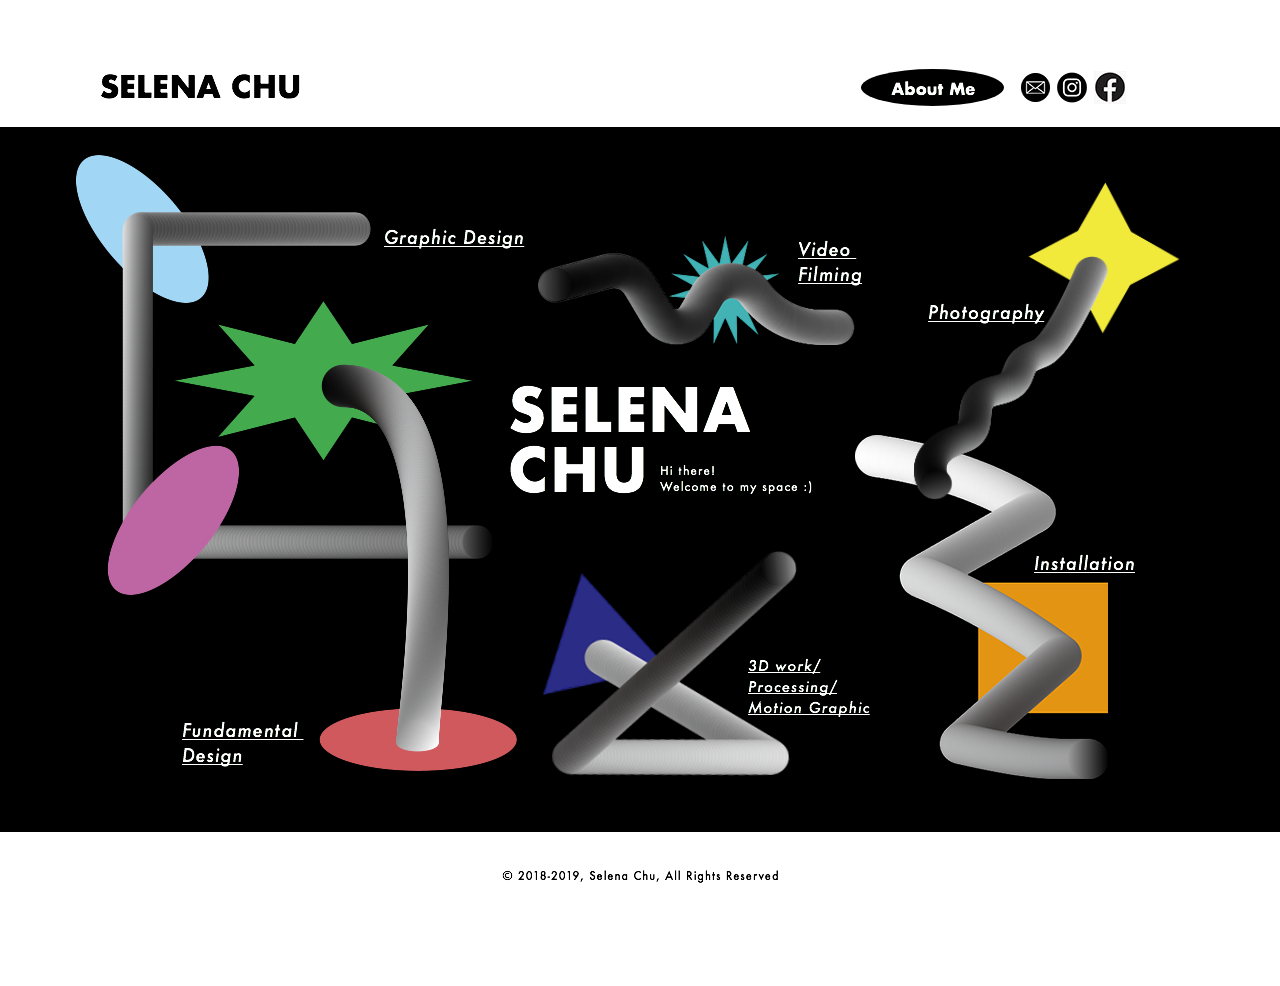
<file: index.html>
<!DOCTYPE html>
<html class="nojs html css_verticalspacer" lang="zh-TW">
 <head>

  <meta http-equiv="Content-type" content="text/html;charset=UTF-8"/>
  <meta name="generator" content="2018.1.0.386"/>
  <meta name="viewport" content="width=device-width, initial-scale=1.0"/>
  
  <script type="text/javascript">
   // Update the 'nojs'/'js' class on the html node
document.documentElement.className = document.documentElement.className.replace(/\bnojs\b/g, 'js');

// Check that all required assets are uploaded and up-to-date
if(typeof Muse == "undefined") window.Muse = {}; window.Muse.assets = {"required":["museutils.js", "museconfig.js", "jquery.watch.js", "require.js", "index.css"], "outOfDate":[]};
</script>
  
  <title>index.html</title>
  <!-- CSS -->
  <link rel="stylesheet" type="text/css" href="css/site_global.css?crc=4085801442"/>
  <link rel="stylesheet" type="text/css" href="css/master_a-main.css?crc=354019442"/>
  <link rel="stylesheet" type="text/css" href="css/index.css?crc=3815810164" id="pagesheet"/>
   </head>
 <body>

  <div class="clearfix borderbox" id="page"><!-- group -->
   <div class="clearfix grpelem" id="ppu1039"><!-- column -->
    <div class="clearfix colelem" id="pu1039"><!-- group -->
     <a class="nonblock nontext rounded-corners grpelem" id="u1039" href="about-me.html"><!-- simple frame --></a>
     <a class="nonblock nontext MuseLinkActive grpelem" id="u426-4" href="index.html"><!-- rasterized frame --><img id="u426-4_img" alt="SELENA CHU" src="images/u426-4.png?crc=230469854" data-image-width="222"/></a>
     <a class="nonblock nontext transition clip_frame grpelem" id="u431" href="mailto:selenaisworking@gmail.com"><!-- image --><img class="block" id="u431_img" src="images/58485698e0bb315b0f7675a8.png?crc=490983433" alt="" data-heightwidthratio="1" data-image-width="29" data-image-height="29"/></a>
     <a class="nonblock nontext transition clip_frame grpelem" id="u580" href="https://www.instagram.com/slnxc/"><!-- image --><img class="block" id="u580_img" src="images/639b3dafb544d6f061fcddd2d6686ddb.png?crc=516677138" alt="" data-heightwidthratio="0.75" data-image-width="44" data-image-height="33"/></a>
     <a class="nonblock nontext transition clip_frame grpelem" id="u427" href="https://www.facebook.com/selena.chu.9"><!-- image --><img class="block" id="u427_img" src="images/281-2815251_transparent-fb-icon-png-new-facebook-icon-2019.jpg?crc=4105556167" alt="" data-heightwidthratio="1.03125" data-image-width="32" data-image-height="33"/></a>
     <a class="nonblock nontext grpelem" id="u1036" href="about-me.html"><!-- state-based BG images --><div id="u1036_states"><img alt="About Me" src="images/blank.gif?crc=4208392903"/><div class="fluid_height_spacer"></div></div></a>
    </div>
    <div class="clearfix colelem" id="pu450"><!-- group -->
     <div class="browser_width grpelem" id="u450-bw">
      <div id="u450"><!-- group -->
       <div class="clearfix" id="u450_align_to_page">
        <div class="clearfix grpelem" id="u686"><!-- group -->
         <a class="nonblock nontext transition clip_frame grpelem" id="u452" href="graphic-design.html"><!-- image --><img class="block" id="u452_img" src="images/svg33434x352poster-crop-u452.png?crc=4278013566" alt="" data-heightwidthratio="0.47058823529411764" data-image-width="935" data-image-height="440"/></a>
         <a class="nonblock nontext grpelem" id="u454" href="graphic-design.html"><!-- state-based BG images --><div id="u454_states"><img alt="Graphic Design" src="images/blank.gif?crc=4208392903"/><div class="fluid_height_spacer"></div></div></a>
        </div>
        <img class="grpelem" id="u455-6" alt="SELENA CHU" src="images/u455-6.png?crc=4255598188" data-image-width="389"/><!-- rasterized frame -->
        <img class="grpelem" id="u456-6" alt="Hi there! Welcome to my space :)" src="images/u456-6.png?crc=4057059846" data-image-width="231"/><!-- rasterized frame -->
        <a class="nonblock nontext transition clip_frame grpelem" id="u457" href="installation.html"><!-- image --><img class="block" id="u457_img" src="images/svg-36206x491-crop-u457.png?crc=163038834" alt="" data-heightwidthratio="1.359683794466403" data-image-width="253" data-image-height="344"/></a>
       </div>
      </div>
     </div>
     <a class="nonblock nontext grpelem" id="u459" href="installation.html"><!-- state-based BG images --><div id="u459_states"><img alt="Installation" src="images/blank.gif?crc=4208392903"/><div class="fluid_height_spacer"></div></div></a>
     <a class="nonblock nontext transition clip_frame grpelem" id="u460" href="3d-workprocessingmotion-design.html" data-mu-ie-matrix="progid:DXImageTransform.Microsoft.Matrix(M11=0.9962,M12=0.0872,M21=-0.0872,M22=0.9962,SizingMethod='auto expand')" data-mu-ie-matrix-dx="-9" data-mu-ie-matrix-dy="-11"><!-- image --><img class="block" id="u460_img" src="images/svg445529x375poster.png?crc=52858034" alt="" data-heightwidthratio="0.8409090909090909" data-image-width="264" data-image-height="222"/></a>
     <a class="nonblock nontext grpelem" id="u462" href="3d-workprocessingmotion-design.html"><!-- state-based BG images --><div id="u462_states"><img alt="3D work/ Processing/ Motion Graphic" src="images/blank.gif?crc=4208392903"/><div class="fluid_height_spacer"></div></div></a>
     <a class="nonblock nontext transition clip_frame grpelem" id="u463" href="fundamental-design.html"><!-- image --><img class="block" id="u463_img" src="images/svg453289x621poster-crop-u463.png?crc=4281298751" alt="" data-heightwidthratio="1.1779448621553885" data-image-width="399" data-image-height="470"/></a>
     <a class="nonblock nontext transition clip_frame grpelem" id="u465" href="video-filming.html"><!-- image --><img class="block" id="u465_img" src="images/svg394396x136poster.png?crc=4247814940" alt="" data-heightwidthratio="0.3470031545741325" data-image-width="317" data-image-height="110"/></a>
     <a class="nonblock nontext grpelem" id="u467" href="video-filming.html"><!-- state-based BG images --><div id="u467_states"><img alt="Video Filming" src="images/blank.gif?crc=4208392903"/><div class="fluid_height_spacer"></div></div></a>
     <div class="clearfix grpelem" id="u468"><!-- group -->
      <a class="nonblock nontext transition clip_frame grpelem" id="u469" href="photography.html" data-mu-ie-matrix="progid:DXImageTransform.Microsoft.Matrix(M11=0.9998,M12=-0.0175,M21=0.0175,M22=0.9998,SizingMethod='auto expand')" data-mu-ie-matrix-dx="-3" data-mu-ie-matrix-dy="-2"><!-- image --><img class="block" id="u469_img" src="images/svg215892x263poster.png?crc=479133024" alt="" data-heightwidthratio="1.2213740458015268" data-image-width="262" data-image-height="320"/></a>
      <a class="nonblock nontext grpelem" id="u471" href="photography.html"><!-- state-based BG images --><div id="u471_states"><img alt="Photography" src="images/blank.gif?crc=4208392903"/><div class="fluid_height_spacer"></div></div></a>
     </div>
     <a class="nonblock nontext grpelem" id="u451" href="fundamental-design.html"><!-- state-based BG images --><div id="u451_states"><img alt="Fundamental Design" src="images/blank.gif?crc=4208392903"/><div class="fluid_height_spacer"></div></div></a>
    </div>
   </div>
   <div class="verticalspacer" data-offset-top="828" data-content-above-spacer="827" data-content-below-spacer="152" data-sizePolicy="fixed" data-pintopage="page_fixedLeft"></div>
   <img class="grpelem" id="u704-5" alt="© 2018-2019, Selena Chu, All Rights Reserved" src="images/u704-5.png?crc=4186164994" data-image-width="323"/><!-- rasterized frame -->
  </div>
  <div class="preload_images">
   <img class="preload" src="images/u1036_states-r.png?crc=3912539846" alt=""/>
   <img class="preload" src="images/u454_states-r.png?crc=4195458397" alt=""/>
   <img class="preload" src="images/u459_states-r.png?crc=4198758487" alt=""/>
   <img class="preload" src="images/u462_states-r.png?crc=374789274" alt=""/>
   <img class="preload" src="images/u467_states-r.png?crc=516930570" alt=""/>
   <img class="preload" src="images/u471_states-r.png?crc=4035069257" alt=""/>
   <img class="preload" src="images/u451_states-r.png?crc=520117186" alt=""/>
  </div>
  <!-- Other scripts -->
  <script type="text/javascript">
   // Decide whether to suppress missing file error or not based on preference setting
var suppressMissingFileError = false
</script>
  <script type="text/javascript">
   window.Muse.assets.check=function(c){if(!window.Muse.assets.checked){window.Muse.assets.checked=!0;var b={},d=function(a,b){if(window.getComputedStyle){var c=window.getComputedStyle(a,null);return c&&c.getPropertyValue(b)||c&&c[b]||""}if(document.documentElement.currentStyle)return(c=a.currentStyle)&&c[b]||a.style&&a.style[b]||"";return""},a=function(a){if(a.match(/^rgb/))return a=a.replace(/\s+/g,"").match(/([\d\,]+)/gi)[0].split(","),(parseInt(a[0])<<16)+(parseInt(a[1])<<8)+parseInt(a[2]);if(a.match(/^\#/))return parseInt(a.substr(1),
16);return 0},f=function(f){for(var g=document.getElementsByTagName("link"),j=0;j<g.length;j++)if("text/css"==g[j].type){var l=(g[j].href||"").match(/\/?css\/([\w\-]+\.css)\?crc=(\d+)/);if(!l||!l[1]||!l[2])break;b[l[1]]=l[2]}g=document.createElement("div");g.className="version";g.style.cssText="display:none; width:1px; height:1px;";document.getElementsByTagName("body")[0].appendChild(g);for(j=0;j<Muse.assets.required.length;){var l=Muse.assets.required[j],k=l.match(/([\w\-\.]+)\.(\w+)$/),i=k&&k[1]?
k[1]:null,k=k&&k[2]?k[2]:null;switch(k.toLowerCase()){case "css":i=i.replace(/\W/gi,"_").replace(/^([^a-z])/gi,"_$1");g.className+=" "+i;i=a(d(g,"color"));k=a(d(g,"backgroundColor"));i!=0||k!=0?(Muse.assets.required.splice(j,1),"undefined"!=typeof b[l]&&(i!=b[l]>>>24||k!=(b[l]&16777215))&&Muse.assets.outOfDate.push(l)):j++;g.className="version";break;case "js":j++;break;default:throw Error("Unsupported file type: "+k);}}c?c().jquery!="1.8.3"&&Muse.assets.outOfDate.push("jquery-1.8.3.min.js"):Muse.assets.required.push("jquery-1.8.3.min.js");
g.parentNode.removeChild(g);if(Muse.assets.outOfDate.length||Muse.assets.required.length)g="伺服器上的某些檔案可能遺失或不正確。請清除瀏覽器快取後再試一次。若問題持續發生，請聯絡網站作者。",f&&Muse.assets.outOfDate.length&&(g+="\nOut of date: "+Muse.assets.outOfDate.join(",")),f&&Muse.assets.required.length&&(g+="\nMissing: "+Muse.assets.required.join(",")),suppressMissingFileError?(g+="\nUse SuppressMissingFileError key in AppPrefs.xml to show missing file error pop up.",console.log(g)):alert(g)};location&&location.search&&location.search.match&&location.search.match(/muse_debug/gi)?
setTimeout(function(){f(!0)},5E3):f()}};
var muse_init=function(){require.config({baseUrl:""});require(["jquery","museutils","whatinput","jquery.watch"],function(c){var $ = c;$(document).ready(function(){try{
window.Muse.assets.check($);/* body */
Muse.Utils.transformMarkupToFixBrowserProblemsPreInit();/* body */
Muse.Utils.prepHyperlinks(true);/* body */
Muse.Utils.resizeHeight('.browser_width');/* resize height */
Muse.Utils.requestAnimationFrame(function() { $('body').addClass('initialized'); });/* mark body as initialized */
Muse.Utils.makeButtonsVisibleAfterSettingMinWidth();/* body */
Muse.Utils.fullPage('#page');/* 100% height page */
Muse.Utils.showWidgetsWhenReady();/* body */
Muse.Utils.transformMarkupToFixBrowserProblems();/* body */
}catch(b){if(b&&"function"==typeof b.notify?b.notify():Muse.Assert.fail("Error calling selector function: "+b),false)throw b;}})})};

</script>
  <!-- RequireJS script -->
  <script src="scripts/require.js?crc=7928878" type="text/javascript" async data-main="scripts/museconfig.js?crc=310584261" onload="if (requirejs) requirejs.onError = function(requireType, requireModule) { if (requireType && requireType.toString && requireType.toString().indexOf && 0 <= requireType.toString().indexOf('#scripterror')) window.Muse.assets.check(); }" onerror="window.Muse.assets.check();"></script>
   </body>
</html>
</file>
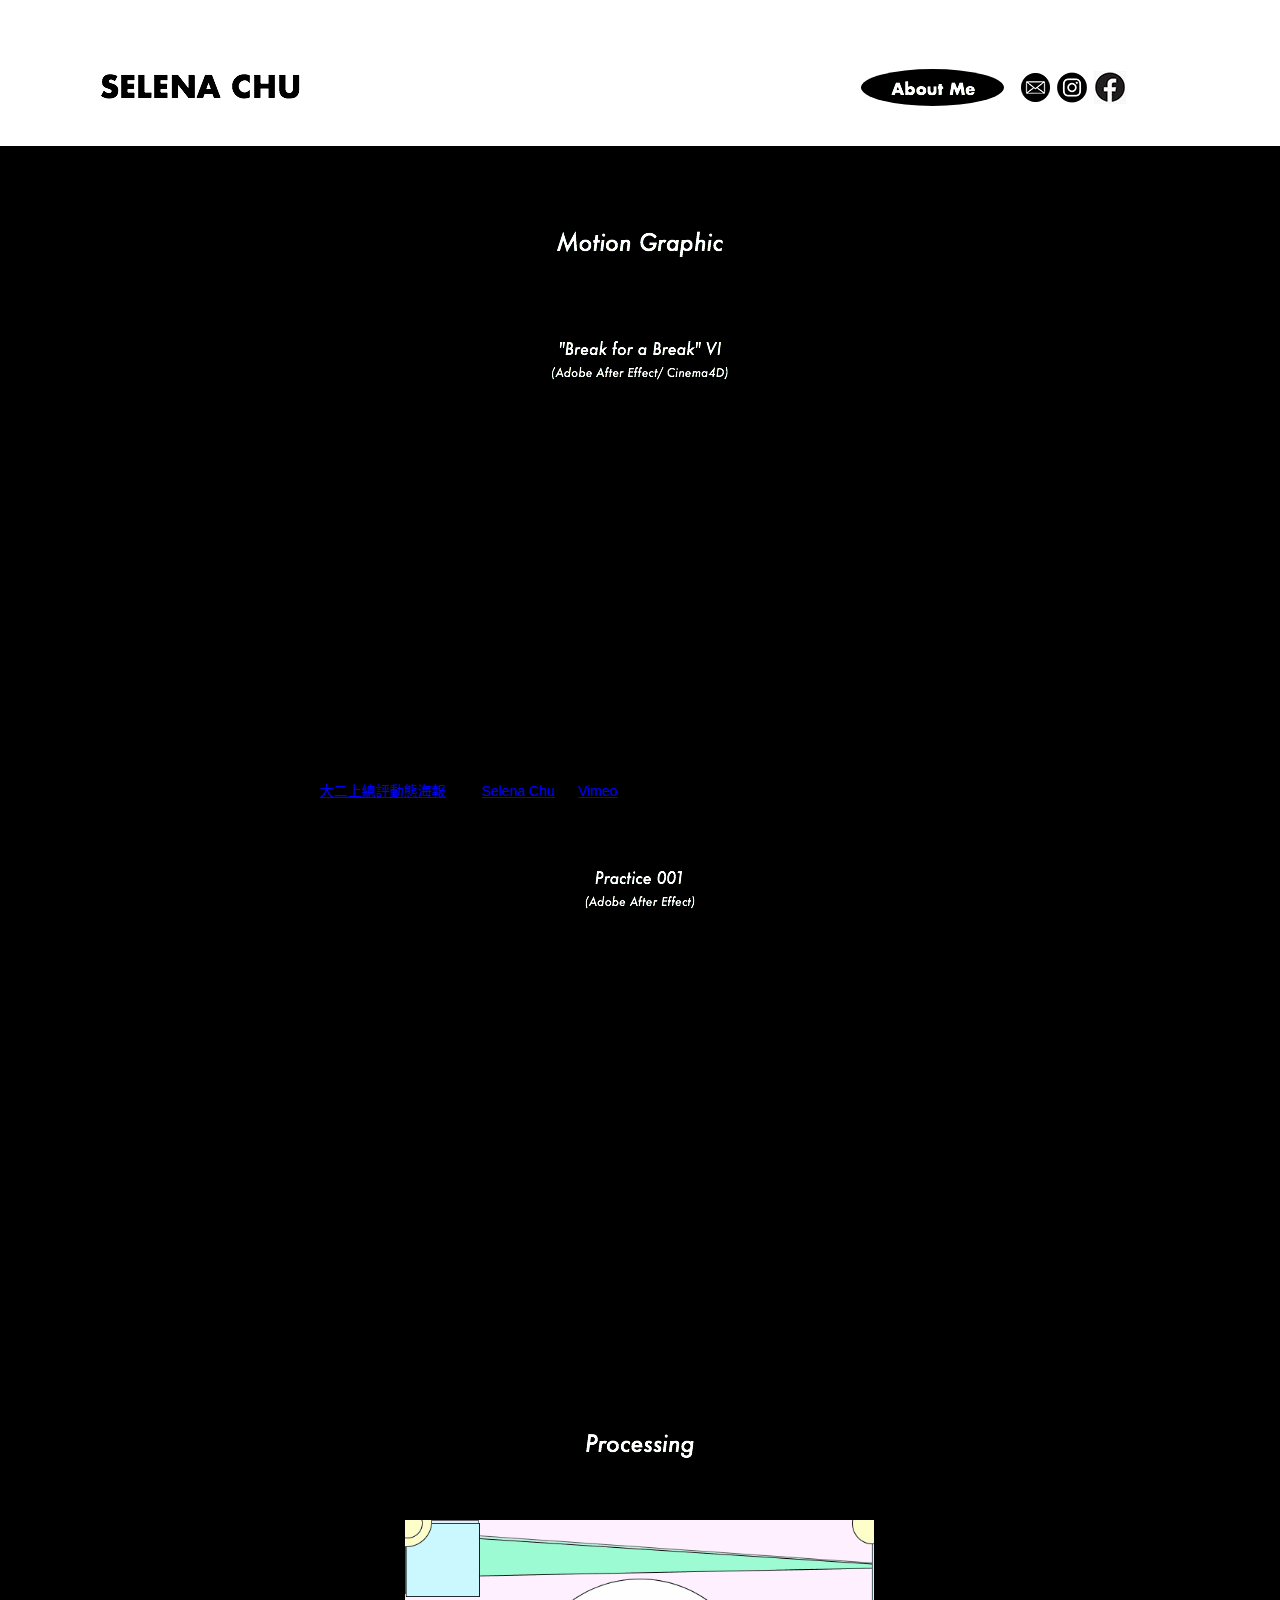
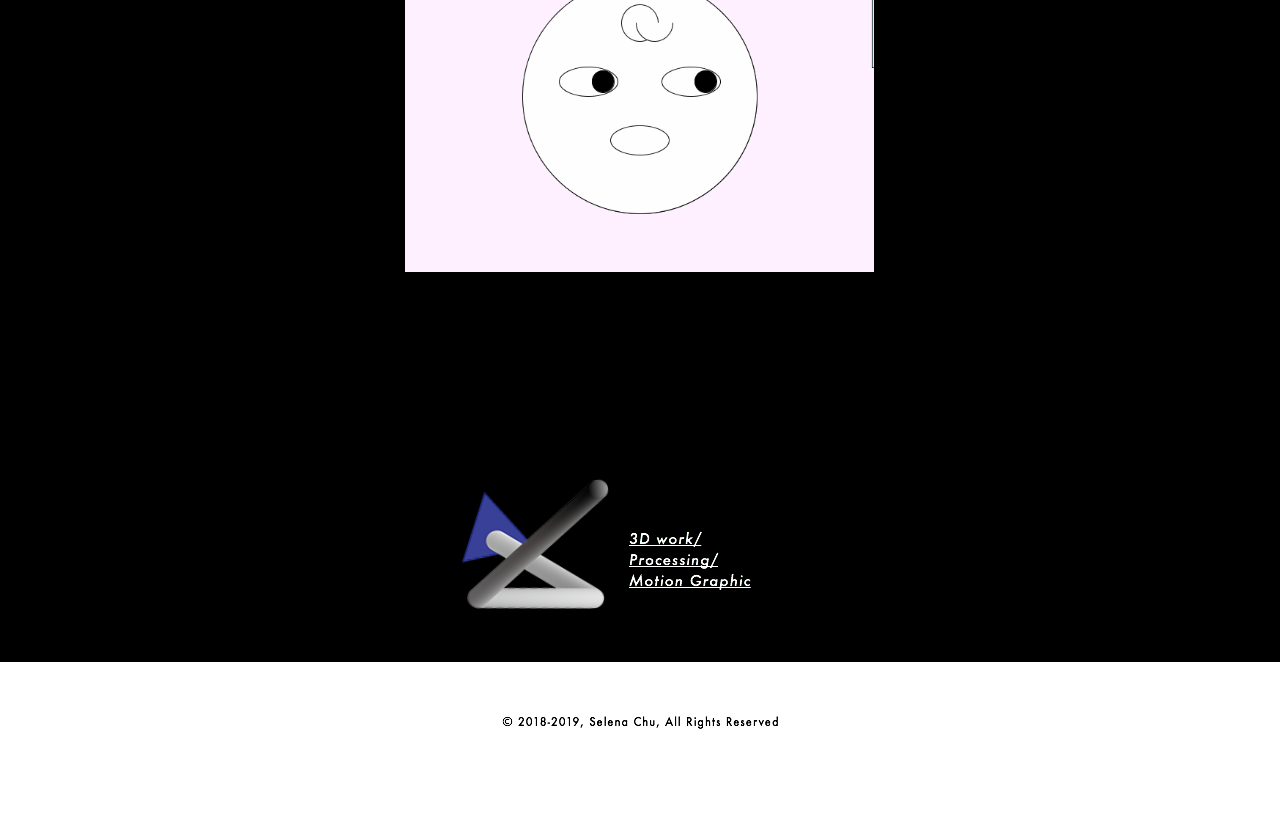
<file: 3d-workprocessingmotion-design.html>
<!DOCTYPE html>
<html class="nojs html css_verticalspacer" lang="zh-TW">
 <head>

  <meta http-equiv="Content-type" content="text/html;charset=UTF-8"/>
  <meta name="generator" content="2018.1.0.386"/>
  <meta name="viewport" content="width=device-width, initial-scale=1.0"/>
  
  <script type="text/javascript">
   // Update the 'nojs'/'js' class on the html node
document.documentElement.className = document.documentElement.className.replace(/\bnojs\b/g, 'js');

// Check that all required assets are uploaded and up-to-date
if(typeof Muse == "undefined") window.Muse = {}; window.Muse.assets = {"required":["museutils.js", "museconfig.js", "jquery.watch.js", "require.js", "3d-workprocessingmotion-design.css"], "outOfDate":[]};
</script>
  
  <title>3D work/Processing/Motion Design</title>
  <!-- CSS -->
  <link rel="stylesheet" type="text/css" href="css/site_global.css?crc=4085801442"/>
  <link rel="stylesheet" type="text/css" href="css/master_a-main.css?crc=354019442"/>
  <link rel="stylesheet" type="text/css" href="css/3d-workprocessingmotion-design.css?crc=4185061704" id="pagesheet"/>
   </head>
 <body>

  <div class="clearfix borderbox" id="page"><!-- group -->
   <div class="clearfix grpelem" id="ppu1039"><!-- column -->
    <div class="clearfix colelem" id="pu1039"><!-- group -->
     <a class="nonblock nontext rounded-corners grpelem" id="u1039" href="about-me.html"><!-- simple frame --></a>
     <a class="nonblock nontext grpelem" id="u426-4" href="index.html"><!-- rasterized frame --><img id="u426-4_img" alt="SELENA CHU" src="images/u426-4.png?crc=230469854" data-image-width="222"/></a>
     <a class="nonblock nontext transition clip_frame grpelem" id="u431" href="mailto:selenaisworking@gmail.com"><!-- image --><img class="block" id="u431_img" src="images/58485698e0bb315b0f7675a8.png?crc=490983433" alt="" data-heightwidthratio="1" data-image-width="29" data-image-height="29"/></a>
     <a class="nonblock nontext transition clip_frame grpelem" id="u580" href="https://www.instagram.com/slnxc/"><!-- image --><img class="block" id="u580_img" src="images/639b3dafb544d6f061fcddd2d6686ddb.png?crc=516677138" alt="" data-heightwidthratio="0.75" data-image-width="44" data-image-height="33"/></a>
     <a class="nonblock nontext transition clip_frame grpelem" id="u427" href="https://www.facebook.com/selena.chu.9"><!-- image --><img class="block" id="u427_img" src="images/281-2815251_transparent-fb-icon-png-new-facebook-icon-2019.jpg?crc=4105556167" alt="" data-heightwidthratio="1.03125" data-image-width="32" data-image-height="33"/></a>
     <a class="nonblock nontext grpelem" id="u1036" href="about-me.html"><!-- state-based BG images --><div id="u1036_states"><img alt="About Me" src="images/blank.gif?crc=4208392903"/><div class="fluid_height_spacer"></div></div></a>
    </div>
    <div class="clearfix colelem" id="pu875"><!-- group -->
     <div class="browser_width grpelem" id="u875-bw">
      <div id="u875"><!-- group -->
       <div class="clearfix" id="u875_align_to_page">
        <a class="anchor_item grpelem" id="top3" data-sizePolicy="fixed" data-pintopage="page_fluidx"></a>
        <div class="clearfix grpelem" id="pu936-4"><!-- column -->
         <img class="colelem" id="u936-4" alt="Motion Graphic" src="images/u936-4.png?crc=3985762052" data-image-width="332"/><!-- rasterized frame -->
         <img class="colelem" id="u2567-6" alt="&quot;Break for a Break&quot; VI (Adobe After Effect/ Cinema4D)" src="images/u2567-6.png?crc=3901557039" data-image-width="332"/><!-- rasterized frame -->
         <div class="colelem" id="u2030"><!-- custom html -->
          <iframe src="https://player.vimeo.com/video/385233768" width="640" height="360" frameborder="0" allow="autoplay; fullscreen" allowfullscreen></iframe>
<p><a href="https://vimeo.com/385233768">大二上總評動態海報</a> from <a href="https://vimeo.com/user97808645">Selena Chu</a> on <a href="https://vimeo.com">Vimeo</a>.</p>
         </div>
         <img class="colelem" id="u2571-6" alt="Practice 001 (Adobe After Effect)" src="images/u2571-6.png?crc=3987884018" data-image-width="332"/><!-- rasterized frame -->
         <div class="colelem" id="u885"><!-- custom html -->
          <iframe title="vimeo-player" src="https://player.vimeo.com/video/385234256" width="640" height="360" frameborder="0" allowfullscreen></iframe>
         </div>
         <img class="colelem" id="u940-4" alt="Processing" src="images/u940-4.png?crc=4283225396" data-image-width="332"/><!-- rasterized frame -->
         <div class="clip_frame colelem" id="u915"><!-- image -->
          <img class="block" id="u915_img" src="images/export.gif?crc=1332734" alt="" data-heightwidthratio="0.7505330490405118" data-image-width="469" data-image-height="352"/>
         </div>
        </div>
       </div>
      </div>
     </div>
     <a class="nonblock nontext anim_swing transition clip_frame grpelem" id="u924" href="3d-workprocessingmotion-design.html#top3" data-mu-ie-matrix="progid:DXImageTransform.Microsoft.Matrix(M11=0.9962,M12=0.0872,M21=-0.0872,M22=0.9962,SizingMethod='auto expand')" data-mu-ie-matrix-dx="-5" data-mu-ie-matrix-dy="-6"><!-- image --><img class="block" id="u924_img" src="images/svg-445529x375.png?crc=3769131262" alt="" data-heightwidthratio="0.8421052631578947" data-image-width="152" data-image-height="128"/></a>
     <a class="nonblock nontext anim_swing grpelem" id="u933" href="3d-workprocessingmotion-design.html#top3"><!-- state-based BG images --><div id="u933_states"><img alt="3D work/ Processing/ Motion Graphic" src="images/blank.gif?crc=4208392903"/><div class="fluid_height_spacer"></div></div></a>
    </div>
   </div>
   <div class="verticalspacer" data-offset-top="2259" data-content-above-spacer="2259" data-content-below-spacer="153" data-sizePolicy="fixed" data-pintopage="page_fixedLeft"></div>
   <img class="grpelem" id="u903-5" alt="© 2018-2019, Selena Chu, All Rights Reserved" src="images/u903-5.png?crc=4186164994" data-image-width="323"/><!-- rasterized frame -->
  </div>
  <div class="preload_images">
   <img class="preload" src="images/u1036_states-r.png?crc=3912539846" alt=""/>
   <img class="preload" src="images/u933_states-r.png?crc=374789274" alt=""/>
  </div>
  <!-- Other scripts -->
  <script type="text/javascript">
   // Decide whether to suppress missing file error or not based on preference setting
var suppressMissingFileError = false
</script>
  <script type="text/javascript">
   window.Muse.assets.check=function(c){if(!window.Muse.assets.checked){window.Muse.assets.checked=!0;var b={},d=function(a,b){if(window.getComputedStyle){var c=window.getComputedStyle(a,null);return c&&c.getPropertyValue(b)||c&&c[b]||""}if(document.documentElement.currentStyle)return(c=a.currentStyle)&&c[b]||a.style&&a.style[b]||"";return""},a=function(a){if(a.match(/^rgb/))return a=a.replace(/\s+/g,"").match(/([\d\,]+)/gi)[0].split(","),(parseInt(a[0])<<16)+(parseInt(a[1])<<8)+parseInt(a[2]);if(a.match(/^\#/))return parseInt(a.substr(1),
16);return 0},f=function(f){for(var g=document.getElementsByTagName("link"),j=0;j<g.length;j++)if("text/css"==g[j].type){var l=(g[j].href||"").match(/\/?css\/([\w\-]+\.css)\?crc=(\d+)/);if(!l||!l[1]||!l[2])break;b[l[1]]=l[2]}g=document.createElement("div");g.className="version";g.style.cssText="display:none; width:1px; height:1px;";document.getElementsByTagName("body")[0].appendChild(g);for(j=0;j<Muse.assets.required.length;){var l=Muse.assets.required[j],k=l.match(/([\w\-\.]+)\.(\w+)$/),i=k&&k[1]?
k[1]:null,k=k&&k[2]?k[2]:null;switch(k.toLowerCase()){case "css":i=i.replace(/\W/gi,"_").replace(/^([^a-z])/gi,"_$1");g.className+=" "+i;i=a(d(g,"color"));k=a(d(g,"backgroundColor"));i!=0||k!=0?(Muse.assets.required.splice(j,1),"undefined"!=typeof b[l]&&(i!=b[l]>>>24||k!=(b[l]&16777215))&&Muse.assets.outOfDate.push(l)):j++;g.className="version";break;case "js":j++;break;default:throw Error("Unsupported file type: "+k);}}c?c().jquery!="1.8.3"&&Muse.assets.outOfDate.push("jquery-1.8.3.min.js"):Muse.assets.required.push("jquery-1.8.3.min.js");
g.parentNode.removeChild(g);if(Muse.assets.outOfDate.length||Muse.assets.required.length)g="伺服器上的某些檔案可能遺失或不正確。請清除瀏覽器快取後再試一次。若問題持續發生，請聯絡網站作者。",f&&Muse.assets.outOfDate.length&&(g+="\nOut of date: "+Muse.assets.outOfDate.join(",")),f&&Muse.assets.required.length&&(g+="\nMissing: "+Muse.assets.required.join(",")),suppressMissingFileError?(g+="\nUse SuppressMissingFileError key in AppPrefs.xml to show missing file error pop up.",console.log(g)):alert(g)};location&&location.search&&location.search.match&&location.search.match(/muse_debug/gi)?
setTimeout(function(){f(!0)},5E3):f()}};
var muse_init=function(){require.config({baseUrl:""});require(["jquery","museutils","whatinput","jquery.watch"],function(c){var $ = c;$(document).ready(function(){try{
window.Muse.assets.check($);/* body */
Muse.Utils.transformMarkupToFixBrowserProblemsPreInit();/* body */
Muse.Utils.prepHyperlinks(true);/* body */
Muse.Utils.resizeHeight('.browser_width');/* resize height */
Muse.Utils.requestAnimationFrame(function() { $('body').addClass('initialized'); });/* mark body as initialized */
Muse.Utils.makeButtonsVisibleAfterSettingMinWidth();/* body */
Muse.Utils.fullPage('#page');/* 100% height page */
Muse.Utils.showWidgetsWhenReady();/* body */
Muse.Utils.transformMarkupToFixBrowserProblems();/* body */
}catch(b){if(b&&"function"==typeof b.notify?b.notify():Muse.Assert.fail("Error calling selector function: "+b),false)throw b;}})})};

</script>
  <!-- RequireJS script -->
  <script src="scripts/require.js?crc=7928878" type="text/javascript" async data-main="scripts/museconfig.js?crc=310584261" onload="if (requirejs) requirejs.onError = function(requireType, requireModule) { if (requireType && requireType.toString && requireType.toString().indexOf && 0 <= requireType.toString().indexOf('#scripterror')) window.Muse.assets.check(); }" onerror="window.Muse.assets.check();"></script>
   </body>
</html>
</file>
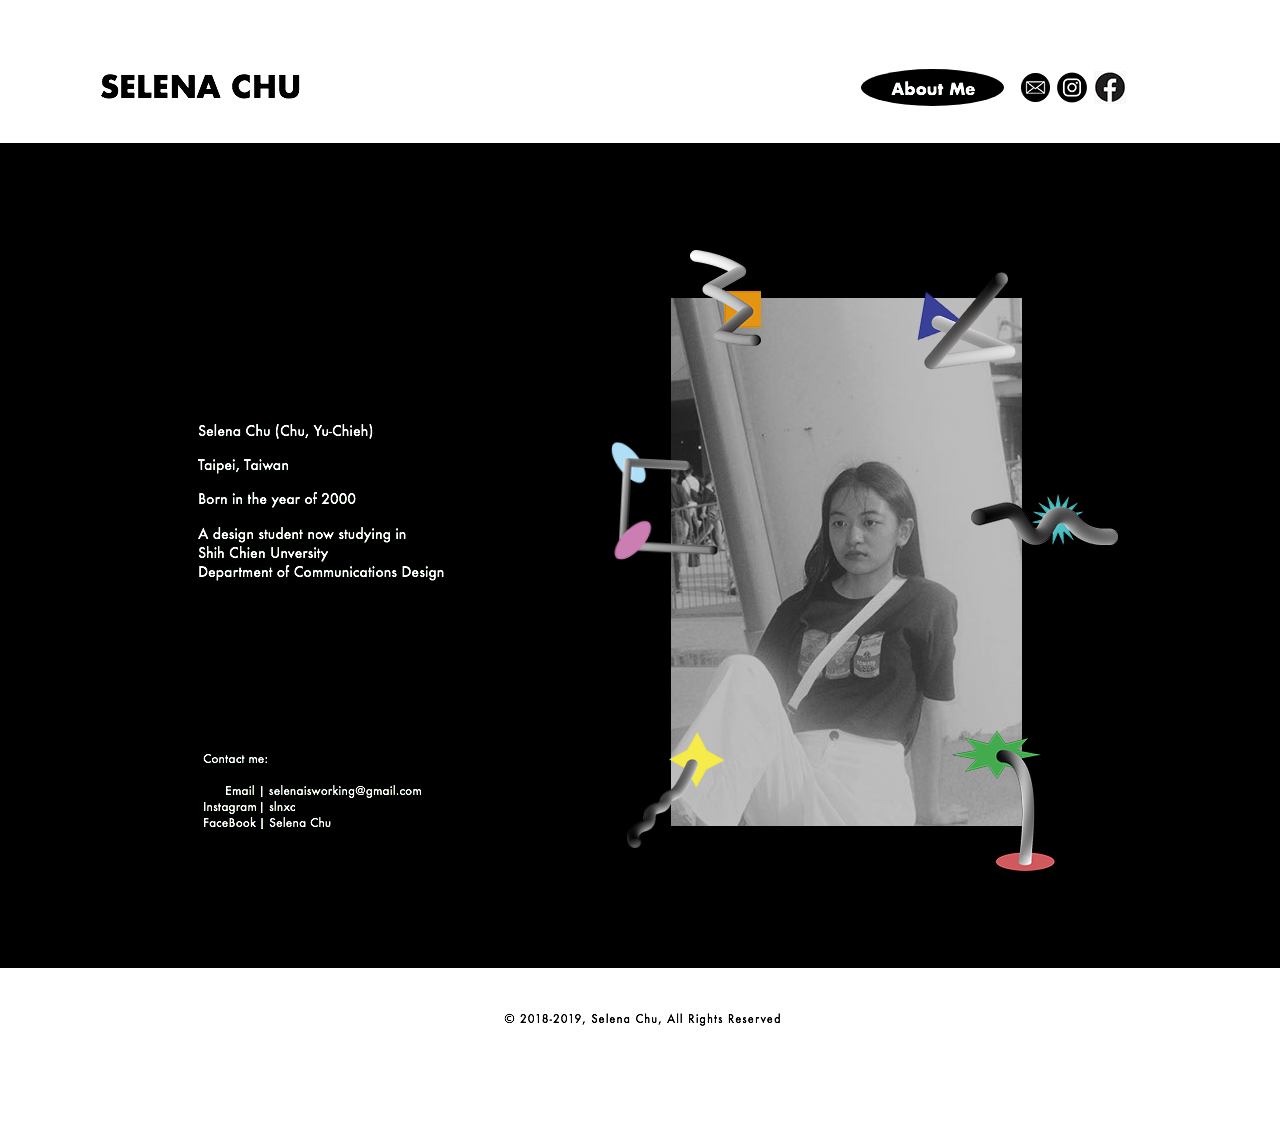
<file: about-me.html>
<!DOCTYPE html>
<html class="nojs html css_verticalspacer" lang="zh-TW">
 <head>

  <meta http-equiv="Content-type" content="text/html;charset=UTF-8"/>
  <meta name="generator" content="2018.1.0.386"/>
  <meta name="viewport" content="width=device-width, initial-scale=1.0"/>
  
  <script type="text/javascript">
   // Update the 'nojs'/'js' class on the html node
document.documentElement.className = document.documentElement.className.replace(/\bnojs\b/g, 'js');

// Check that all required assets are uploaded and up-to-date
if(typeof Muse == "undefined") window.Muse = {}; window.Muse.assets = {"required":["museutils.js", "museconfig.js", "jquery.watch.js", "require.js", "about-me.css"], "outOfDate":[]};
</script>
  
  <title>About Me</title>
  <!-- CSS -->
  <link rel="stylesheet" type="text/css" href="css/site_global.css?crc=4085801442"/>
  <link rel="stylesheet" type="text/css" href="css/master_a-main.css?crc=354019442"/>
  <link rel="stylesheet" type="text/css" href="css/about-me.css?crc=167602230" id="pagesheet"/>
   </head>
 <body>

  <div class="clearfix borderbox" id="page"><!-- group -->
   <div class="clearfix grpelem" id="ppu1039"><!-- column -->
    <div class="clearfix colelem" id="pu1039"><!-- group -->
     <a class="nonblock nontext MuseLinkActive grpelem" id="u1039" href="about-me.html"><!-- simple frame --></a>
     <a class="nonblock nontext grpelem" id="u426-4" href="index.html"><!-- rasterized frame --><img id="u426-4_img" alt="SELENA CHU" src="images/u426-4.png?crc=230469854" data-image-width="222"/></a>
     <a class="nonblock nontext transition clip_frame grpelem" id="u431" href="mailto:selenaisworking@gmail.com"><!-- image --><img class="block" id="u431_img" src="images/58485698e0bb315b0f7675a8.png?crc=490983433" alt="" data-heightwidthratio="1" data-image-width="29" data-image-height="29"/></a>
     <a class="nonblock nontext transition clip_frame grpelem" id="u580" href="https://www.instagram.com/slnxc/"><!-- image --><img class="block" id="u580_img" src="images/639b3dafb544d6f061fcddd2d6686ddb.png?crc=516677138" alt="" data-heightwidthratio="0.75" data-image-width="44" data-image-height="33"/></a>
     <a class="nonblock nontext transition clip_frame grpelem" id="u427" href="https://www.facebook.com/selena.chu.9"><!-- image --><img class="block" id="u427_img" src="images/281-2815251_transparent-fb-icon-png-new-facebook-icon-2019.jpg?crc=4105556167" alt="" data-heightwidthratio="1.03125" data-image-width="32" data-image-height="33"/></a>
     <a class="nonblock nontext MuseLinkActive grpelem" id="u1036" href="about-me.html"><!-- state-based BG images --><div id="u1036_states"><img alt="About Me" src="images/blank.gif?crc=4208392903"/><div class="fluid_height_spacer"></div></div></a>
    </div>
    <div class="clearfix colelem" id="pu1054"><!-- group -->
     <div class="browser_width grpelem" id="u1054-bw">
      <div id="u1054"><!-- group -->
       <div class="clearfix" id="u1054_align_to_page">
        <div class="clip_frame grpelem" id="u1077"><!-- image -->
         <img class="block" id="u1077_img" src="images/50af319a-fee3-40e9-bb3d-786d6084a72b.jpg?crc=4032583111" alt="" data-heightwidthratio="1.5042735042735043" data-image-width="351" data-image-height="528"/>
        </div>
        <img class="grpelem" id="u1093-17" alt="Selena Chu (Chu, Yu-Chieh) Taipei, Taiwan Born in the year of 2000 A design student now studying in Shih Chien Unversity Department of Communications Design" src="images/u1093-17.png?crc=4281187061" data-image-width="429"/><!-- rasterized frame -->
        <img class="grpelem" id="u1099-15" alt="Contact me: Email | selenaisworking@gmail.com Instagram | slnxc FaceBook | Selena Chu" src="images/u1099-15.png?crc=4244962795" data-image-width="428"/><!-- rasterized frame -->
        <div class="clearfix grpelem" id="u1105"><!-- group -->
         <div class="transition clip_frame grpelem" id="u1107" data-mu-ie-matrix="progid:DXImageTransform.Microsoft.Matrix(M11=0.9998,M12=-0.0175,M21=0.0175,M22=0.9998,SizingMethod='auto expand')" data-mu-ie-matrix-dx="-1" data-mu-ie-matrix-dy="-1"><!-- image -->
          <img class="block" id="u1107_img" src="images/svg-215892x263.png?crc=219334801" alt="" data-heightwidthratio="1.21875" data-image-width="96" data-image-height="117"/>
         </div>
        </div>
        <a class="nonblock nontext transition clip_frame grpelem" id="u1128" href="video-filming.html"><!-- image --><img class="block" id="u1128_img" src="images/svg-394396x136.png?crc=187013014" alt="" data-heightwidthratio="0.3469387755102041" data-image-width="147" data-image-height="51"/></a>
        <div class="transition clip_frame grpelem" id="u1137"><!-- image -->
         <img class="block" id="u1137_img" src="images/svg453289x621poster-crop-u1137.png?crc=3771162684" alt="" data-heightwidthratio="1.1764705882352942" data-image-width="119" data-image-height="140"/>
        </div>
        <div class="clearfix grpelem" id="u1146"><!-- group -->
         <a class="nonblock nontext transition clip_frame grpelem" id="u1147" href="graphic-design.html" data-mu-ie-matrix="progid:DXImageTransform.Microsoft.Matrix(M11=0.9986,M12=-0.0523,M21=0.0523,M22=0.9986,SizingMethod='auto expand')" data-mu-ie-matrix-dx="-3" data-mu-ie-matrix-dy="-6"><!-- image --><img class="block" id="u1147_img" src="images/svg-33434x352.png?crc=4227650511" alt="" data-heightwidthratio="1.054054054054054" data-image-width="111" data-image-height="117"/></a>
        </div>
        <a class="nonblock nontext transition clip_frame grpelem" id="u1178" href="installation.html"><!-- image --><img class="block" id="u1178_img" src="images/svg-36206x49171x97.png?crc=3932718884" alt="" data-heightwidthratio="1.352112676056338" data-image-width="71" data-image-height="96"/></a>
       </div>
      </div>
     </div>
     <a class="nonblock nontext transition clip_frame grpelem" id="u1169" href="3d-workprocessingmotion-design.html" data-mu-ie-matrix="progid:DXImageTransform.Microsoft.Matrix(M11=0.9744,M12=0.225,M21=-0.225,M22=0.9744,SizingMethod='auto expand')" data-mu-ie-matrix-dx="-8" data-mu-ie-matrix-dy="-10"><!-- image --><img class="block" id="u1169_img" src="images/svg-445529x375.png?crc=3769131262" alt="" data-heightwidthratio="0.8431372549019608" data-image-width="102" data-image-height="86"/></a>
    </div>
   </div>
   <div class="verticalspacer" data-offset-top="965" data-content-above-spacer="965" data-content-below-spacer="153" data-sizePolicy="fixed" data-pintopage="page_fixedLeft"></div>
   <img class="grpelem" id="u1262-5" alt="© 2018-2019, Selena Chu, All Rights Reserved" src="images/u1262-5.png?crc=4186164994" data-image-width="323"/><!-- rasterized frame -->
  </div>
  <div class="preload_images">
   <img class="preload" src="images/u1036_states-r.png?crc=3912539846" alt=""/>
  </div>
  <!-- Other scripts -->
  <script type="text/javascript">
   // Decide whether to suppress missing file error or not based on preference setting
var suppressMissingFileError = false
</script>
  <script type="text/javascript">
   window.Muse.assets.check=function(c){if(!window.Muse.assets.checked){window.Muse.assets.checked=!0;var b={},d=function(a,b){if(window.getComputedStyle){var c=window.getComputedStyle(a,null);return c&&c.getPropertyValue(b)||c&&c[b]||""}if(document.documentElement.currentStyle)return(c=a.currentStyle)&&c[b]||a.style&&a.style[b]||"";return""},a=function(a){if(a.match(/^rgb/))return a=a.replace(/\s+/g,"").match(/([\d\,]+)/gi)[0].split(","),(parseInt(a[0])<<16)+(parseInt(a[1])<<8)+parseInt(a[2]);if(a.match(/^\#/))return parseInt(a.substr(1),
16);return 0},f=function(f){for(var g=document.getElementsByTagName("link"),j=0;j<g.length;j++)if("text/css"==g[j].type){var l=(g[j].href||"").match(/\/?css\/([\w\-]+\.css)\?crc=(\d+)/);if(!l||!l[1]||!l[2])break;b[l[1]]=l[2]}g=document.createElement("div");g.className="version";g.style.cssText="display:none; width:1px; height:1px;";document.getElementsByTagName("body")[0].appendChild(g);for(j=0;j<Muse.assets.required.length;){var l=Muse.assets.required[j],k=l.match(/([\w\-\.]+)\.(\w+)$/),i=k&&k[1]?
k[1]:null,k=k&&k[2]?k[2]:null;switch(k.toLowerCase()){case "css":i=i.replace(/\W/gi,"_").replace(/^([^a-z])/gi,"_$1");g.className+=" "+i;i=a(d(g,"color"));k=a(d(g,"backgroundColor"));i!=0||k!=0?(Muse.assets.required.splice(j,1),"undefined"!=typeof b[l]&&(i!=b[l]>>>24||k!=(b[l]&16777215))&&Muse.assets.outOfDate.push(l)):j++;g.className="version";break;case "js":j++;break;default:throw Error("Unsupported file type: "+k);}}c?c().jquery!="1.8.3"&&Muse.assets.outOfDate.push("jquery-1.8.3.min.js"):Muse.assets.required.push("jquery-1.8.3.min.js");
g.parentNode.removeChild(g);if(Muse.assets.outOfDate.length||Muse.assets.required.length)g="伺服器上的某些檔案可能遺失或不正確。請清除瀏覽器快取後再試一次。若問題持續發生，請聯絡網站作者。",f&&Muse.assets.outOfDate.length&&(g+="\nOut of date: "+Muse.assets.outOfDate.join(",")),f&&Muse.assets.required.length&&(g+="\nMissing: "+Muse.assets.required.join(",")),suppressMissingFileError?(g+="\nUse SuppressMissingFileError key in AppPrefs.xml to show missing file error pop up.",console.log(g)):alert(g)};location&&location.search&&location.search.match&&location.search.match(/muse_debug/gi)?
setTimeout(function(){f(!0)},5E3):f()}};
var muse_init=function(){require.config({baseUrl:""});require(["jquery","museutils","whatinput","jquery.watch"],function(c){var $ = c;$(document).ready(function(){try{
window.Muse.assets.check($);/* body */
Muse.Utils.transformMarkupToFixBrowserProblemsPreInit();/* body */
Muse.Utils.prepHyperlinks(true);/* body */
Muse.Utils.resizeHeight('.browser_width');/* resize height */
Muse.Utils.requestAnimationFrame(function() { $('body').addClass('initialized'); });/* mark body as initialized */
Muse.Utils.makeButtonsVisibleAfterSettingMinWidth();/* body */
Muse.Utils.fullPage('#page');/* 100% height page */
Muse.Utils.showWidgetsWhenReady();/* body */
Muse.Utils.transformMarkupToFixBrowserProblems();/* body */
}catch(b){if(b&&"function"==typeof b.notify?b.notify():Muse.Assert.fail("Error calling selector function: "+b),false)throw b;}})})};

</script>
  <!-- RequireJS script -->
  <script src="scripts/require.js?crc=7928878" type="text/javascript" async data-main="scripts/museconfig.js?crc=310584261" onload="if (requirejs) requirejs.onError = function(requireType, requireModule) { if (requireType && requireType.toString && requireType.toString().indexOf && 0 <= requireType.toString().indexOf('#scripterror')) window.Muse.assets.check(); }" onerror="window.Muse.assets.check();"></script>
   </body>
</html>
</file>
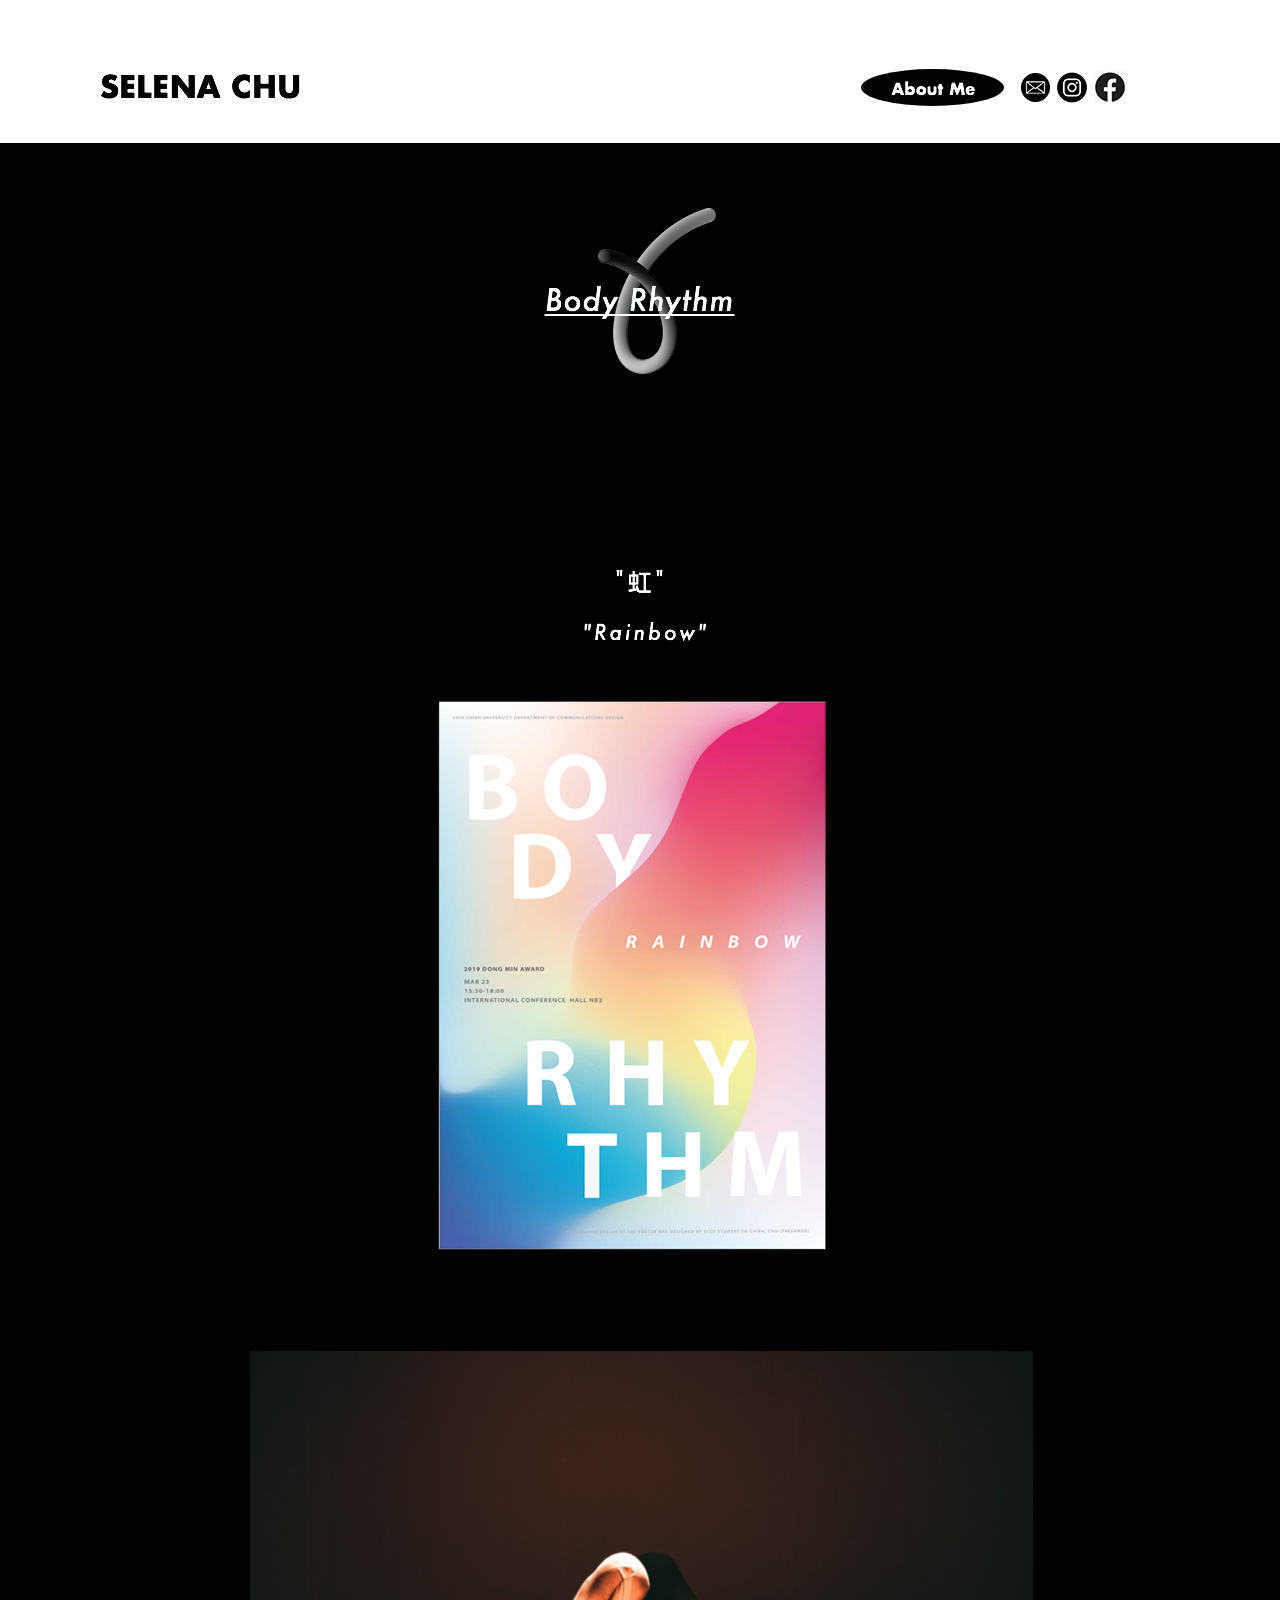
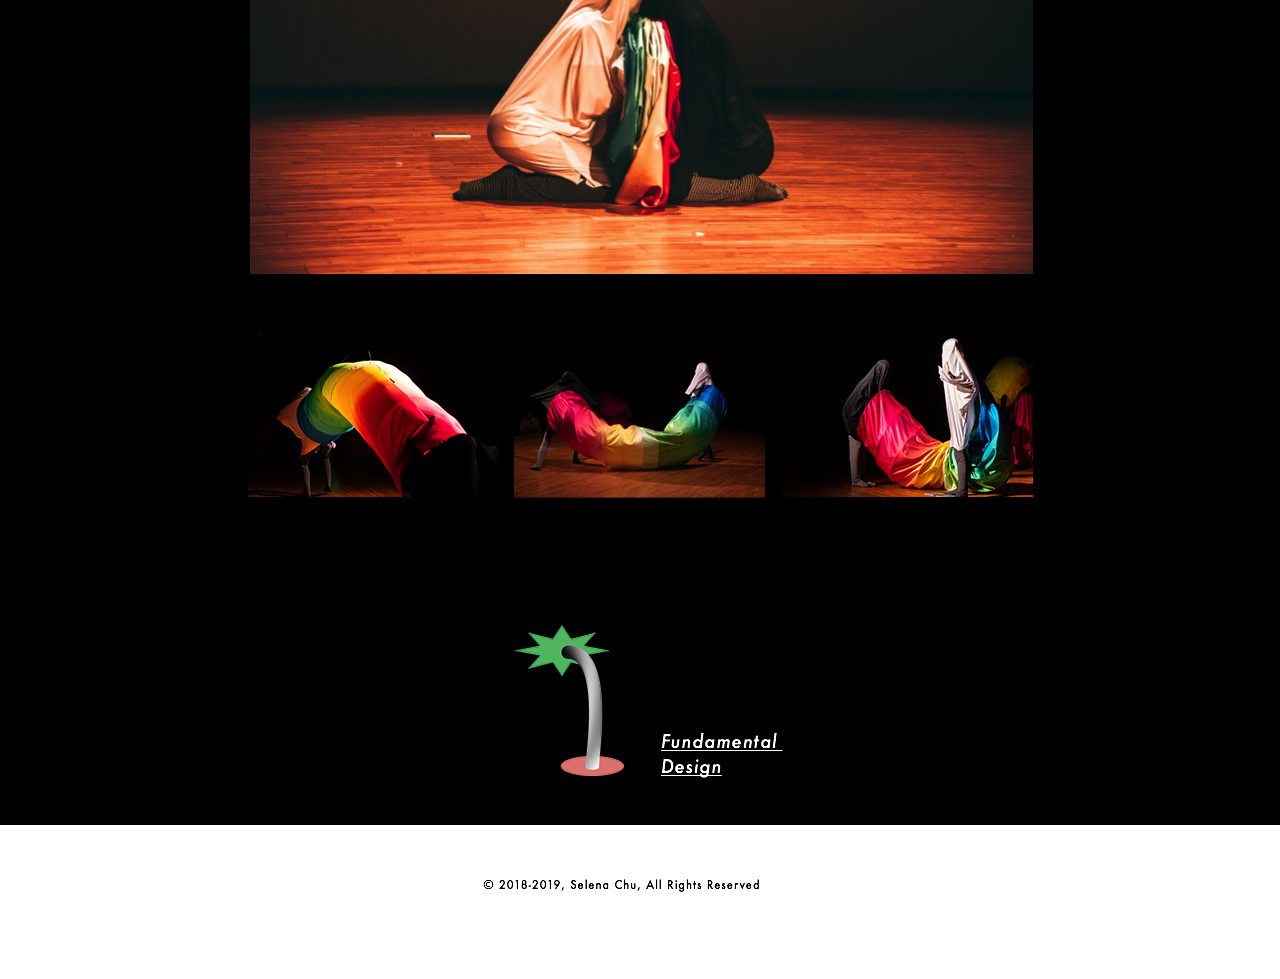
<file: body-rhythm.html>
<!DOCTYPE html>
<html class="nojs html css_verticalspacer" lang="zh-TW">
 <head>

  <meta http-equiv="Content-type" content="text/html;charset=UTF-8"/>
  <meta name="generator" content="2018.1.0.386"/>
  <meta name="viewport" content="width=device-width, initial-scale=1.0"/>
  
  <script type="text/javascript">
   // Update the 'nojs'/'js' class on the html node
document.documentElement.className = document.documentElement.className.replace(/\bnojs\b/g, 'js');

// Check that all required assets are uploaded and up-to-date
if(typeof Muse == "undefined") window.Muse = {}; window.Muse.assets = {"required":["museutils.js", "museconfig.js", "jquery.watch.js", "require.js", "body-rhythm.css"], "outOfDate":[]};
</script>
  
  <title>Body Rhythm</title>
  <!-- CSS -->
  <link rel="stylesheet" type="text/css" href="css/site_global.css?crc=4085801442"/>
  <link rel="stylesheet" type="text/css" href="css/master_a-main.css?crc=354019442"/>
  <link rel="stylesheet" type="text/css" href="css/body-rhythm.css?crc=300532022" id="pagesheet"/>
   </head>
 <body>

  <div class="clearfix borderbox" id="page"><!-- group -->
   <div class="clearfix grpelem" id="ppu1039"><!-- column -->
    <div class="clearfix colelem" id="pu1039"><!-- group -->
     <a class="nonblock nontext grpelem" id="u1039" href="about-me.html"><!-- simple frame --></a>
     <a class="nonblock nontext grpelem" id="u426-4" href="index.html"><!-- rasterized frame --><img id="u426-4_img" alt="SELENA CHU" src="images/u426-4.png?crc=230469854" data-image-width="222"/></a>
     <a class="nonblock nontext transition clip_frame grpelem" id="u431" href="mailto:selenaisworking@gmail.com"><!-- image --><img class="block" id="u431_img" src="images/58485698e0bb315b0f7675a8.png?crc=490983433" alt="" data-heightwidthratio="1" data-image-width="29" data-image-height="29"/></a>
     <a class="nonblock nontext transition clip_frame grpelem" id="u580" href="https://www.instagram.com/slnxc/"><!-- image --><img class="block" id="u580_img" src="images/639b3dafb544d6f061fcddd2d6686ddb.png?crc=516677138" alt="" data-heightwidthratio="0.75" data-image-width="44" data-image-height="33"/></a>
     <a class="nonblock nontext transition clip_frame grpelem" id="u427" href="https://www.facebook.com/selena.chu.9"><!-- image --><img class="block" id="u427_img" src="images/281-2815251_transparent-fb-icon-png-new-facebook-icon-2019.jpg?crc=4105556167" alt="" data-heightwidthratio="1.03125" data-image-width="32" data-image-height="33"/></a>
     <a class="nonblock nontext grpelem" id="u1036" href="about-me.html"><!-- state-based BG images --><div id="u1036_states"><img alt="About Me" src="images/blank.gif?crc=4208392903"/><div class="fluid_height_spacer"></div></div></a>
    </div>
    <div class="clearfix colelem" id="pu1392"><!-- group -->
     <div class="browser_width grpelem" id="u1392-bw">
      <div id="u1392"><!-- column -->
       <div class="clearfix" id="u1392_align_to_page">
        <div class="clearfix colelem" id="pu1538"><!-- group -->
         <div class="clip_frame grpelem" id="u1538"><!-- image -->
          <img class="block" id="u1538_img" src="images/svg-358706x504.png?crc=276988043" alt="" data-heightwidthratio="1.4067796610169492" data-image-width="118" data-image-height="166"/>
         </div>
         <a class="nonblock nontext MuseLinkActive grpelem" id="u1535-4" href="body-rhythm.html"><!-- rasterized frame --><img id="u1535-4_img" alt="Body Rhythm" src="images/u1535-4-a.png?crc=437054587" data-image-width="241"/></a>
        </div>
        <img class="colelem" id="u1518-9" alt="&quot;虹&quot; " src="images/u1518-9.png?crc=3951704875" data-image-width="391"/><!-- rasterized frame -->
        <div class="clearfix colelem" id="pu1405"><!-- group -->
         <div class="clip_frame grpelem" id="u1405"><!-- image -->
          <img class="block" id="u1405_img" src="images/svg-57936x7852.png?crc=298804083" alt="" data-heightwidthratio="1.3568281938325992" data-image-width="454" data-image-height="616"/>
         </div>
         <img class="grpelem" id="u1434-4" alt="&nbsp;&quot;Rainbow&quot;" src="images/u1434-4.png?crc=80644065" data-image-width="448"/><!-- rasterized frame -->
        </div>
        <div class="clip_frame colelem" id="u1459"><!-- image -->
         <img class="block" id="u1459_img" src="images/svg536127x357poster-crop-u1459.png?crc=4004548029" alt="" data-heightwidthratio="0.6670918367346939" data-image-width="784" data-image-height="523"/>
        </div>
        <div class="clearfix colelem" id="pu1439"><!-- group -->
         <div class="clip_frame grpelem" id="u1439"><!-- image -->
          <img class="block" id="u1439_img" src="images/svg752466x501poster.png?crc=4079354216" alt="" data-heightwidthratio="0.6653386454183267" data-image-width="251" data-image-height="167"/>
         </div>
         <div class="clip_frame grpelem" id="u1449"><!-- image -->
          <img class="block" id="u1449_img" src="images/svg353037x235poster.png?crc=303790896" alt="" data-heightwidthratio="0.6693227091633466" data-image-width="251" data-image-height="168"/>
         </div>
         <div class="clip_frame grpelem" id="u1467"><!-- image -->
          <img class="block" id="u1467_img" src="images/img_2469.jpg?crc=3881529925" alt="" data-heightwidthratio="0.668" data-image-width="250" data-image-height="167"/>
         </div>
        </div>
        <a class="nonblock nontext transition clip_frame colelem" id="u1480" href="fundamental-design.html"><!-- image --><img class="block" id="u1480_img" src="images/svg-453289x621.png?crc=3960315674" alt="" data-heightwidthratio="1.3727272727272728" data-image-width="110" data-image-height="151"/></a>
       </div>
      </div>
     </div>
     <a class="nonblock nontext grpelem" id="u1489" href="fundamental-design.html"><!-- state-based BG images --><div id="u1489_states"><img alt="Fundamental Design" src="images/blank.gif?crc=4208392903"/><div class="fluid_height_spacer"></div></div></a>
    </div>
   </div>
   <div class="verticalspacer" data-offset-top="2421" data-content-above-spacer="2421" data-content-below-spacer="153" data-sizePolicy="fixed" data-pintopage="page_fixedLeft"></div>
   <img class="grpelem" id="u1477-5" alt="© 2018-2019, Selena Chu, All Rights Reserved" src="images/u1477-5.png?crc=4186164994" data-image-width="323"/><!-- rasterized frame -->
  </div>
  <div class="preload_images">
   <img class="preload" src="images/u1036_states-r.png?crc=3912539846" alt=""/>
   <img class="preload" src="images/u1489_states-r.png?crc=520117186" alt=""/>
  </div>
  <!-- Other scripts -->
  <script type="text/javascript">
   // Decide whether to suppress missing file error or not based on preference setting
var suppressMissingFileError = false
</script>
  <script type="text/javascript">
   window.Muse.assets.check=function(c){if(!window.Muse.assets.checked){window.Muse.assets.checked=!0;var b={},d=function(a,b){if(window.getComputedStyle){var c=window.getComputedStyle(a,null);return c&&c.getPropertyValue(b)||c&&c[b]||""}if(document.documentElement.currentStyle)return(c=a.currentStyle)&&c[b]||a.style&&a.style[b]||"";return""},a=function(a){if(a.match(/^rgb/))return a=a.replace(/\s+/g,"").match(/([\d\,]+)/gi)[0].split(","),(parseInt(a[0])<<16)+(parseInt(a[1])<<8)+parseInt(a[2]);if(a.match(/^\#/))return parseInt(a.substr(1),
16);return 0},f=function(f){for(var g=document.getElementsByTagName("link"),j=0;j<g.length;j++)if("text/css"==g[j].type){var l=(g[j].href||"").match(/\/?css\/([\w\-]+\.css)\?crc=(\d+)/);if(!l||!l[1]||!l[2])break;b[l[1]]=l[2]}g=document.createElement("div");g.className="version";g.style.cssText="display:none; width:1px; height:1px;";document.getElementsByTagName("body")[0].appendChild(g);for(j=0;j<Muse.assets.required.length;){var l=Muse.assets.required[j],k=l.match(/([\w\-\.]+)\.(\w+)$/),i=k&&k[1]?
k[1]:null,k=k&&k[2]?k[2]:null;switch(k.toLowerCase()){case "css":i=i.replace(/\W/gi,"_").replace(/^([^a-z])/gi,"_$1");g.className+=" "+i;i=a(d(g,"color"));k=a(d(g,"backgroundColor"));i!=0||k!=0?(Muse.assets.required.splice(j,1),"undefined"!=typeof b[l]&&(i!=b[l]>>>24||k!=(b[l]&16777215))&&Muse.assets.outOfDate.push(l)):j++;g.className="version";break;case "js":j++;break;default:throw Error("Unsupported file type: "+k);}}c?c().jquery!="1.8.3"&&Muse.assets.outOfDate.push("jquery-1.8.3.min.js"):Muse.assets.required.push("jquery-1.8.3.min.js");
g.parentNode.removeChild(g);if(Muse.assets.outOfDate.length||Muse.assets.required.length)g="伺服器上的某些檔案可能遺失或不正確。請清除瀏覽器快取後再試一次。若問題持續發生，請聯絡網站作者。",f&&Muse.assets.outOfDate.length&&(g+="\nOut of date: "+Muse.assets.outOfDate.join(",")),f&&Muse.assets.required.length&&(g+="\nMissing: "+Muse.assets.required.join(",")),suppressMissingFileError?(g+="\nUse SuppressMissingFileError key in AppPrefs.xml to show missing file error pop up.",console.log(g)):alert(g)};location&&location.search&&location.search.match&&location.search.match(/muse_debug/gi)?
setTimeout(function(){f(!0)},5E3):f()}};
var muse_init=function(){require.config({baseUrl:""});require(["jquery","museutils","whatinput","jquery.watch"],function(c){var $ = c;$(document).ready(function(){try{
window.Muse.assets.check($);/* body */
Muse.Utils.transformMarkupToFixBrowserProblemsPreInit();/* body */
Muse.Utils.prepHyperlinks(true);/* body */
Muse.Utils.resizeHeight('.browser_width');/* resize height */
Muse.Utils.requestAnimationFrame(function() { $('body').addClass('initialized'); });/* mark body as initialized */
Muse.Utils.makeButtonsVisibleAfterSettingMinWidth();/* body */
Muse.Utils.fullPage('#page');/* 100% height page */
Muse.Utils.showWidgetsWhenReady();/* body */
Muse.Utils.transformMarkupToFixBrowserProblems();/* body */
}catch(b){if(b&&"function"==typeof b.notify?b.notify():Muse.Assert.fail("Error calling selector function: "+b),false)throw b;}})})};

</script>
  <!-- RequireJS script -->
  <script src="scripts/require.js?crc=7928878" type="text/javascript" async data-main="scripts/museconfig.js?crc=310584261" onload="if (requirejs) requirejs.onError = function(requireType, requireModule) { if (requireType && requireType.toString && requireType.toString().indexOf && 0 <= requireType.toString().indexOf('#scripterror')) window.Muse.assets.check(); }" onerror="window.Muse.assets.check();"></script>
   </body>
</html>
</file>
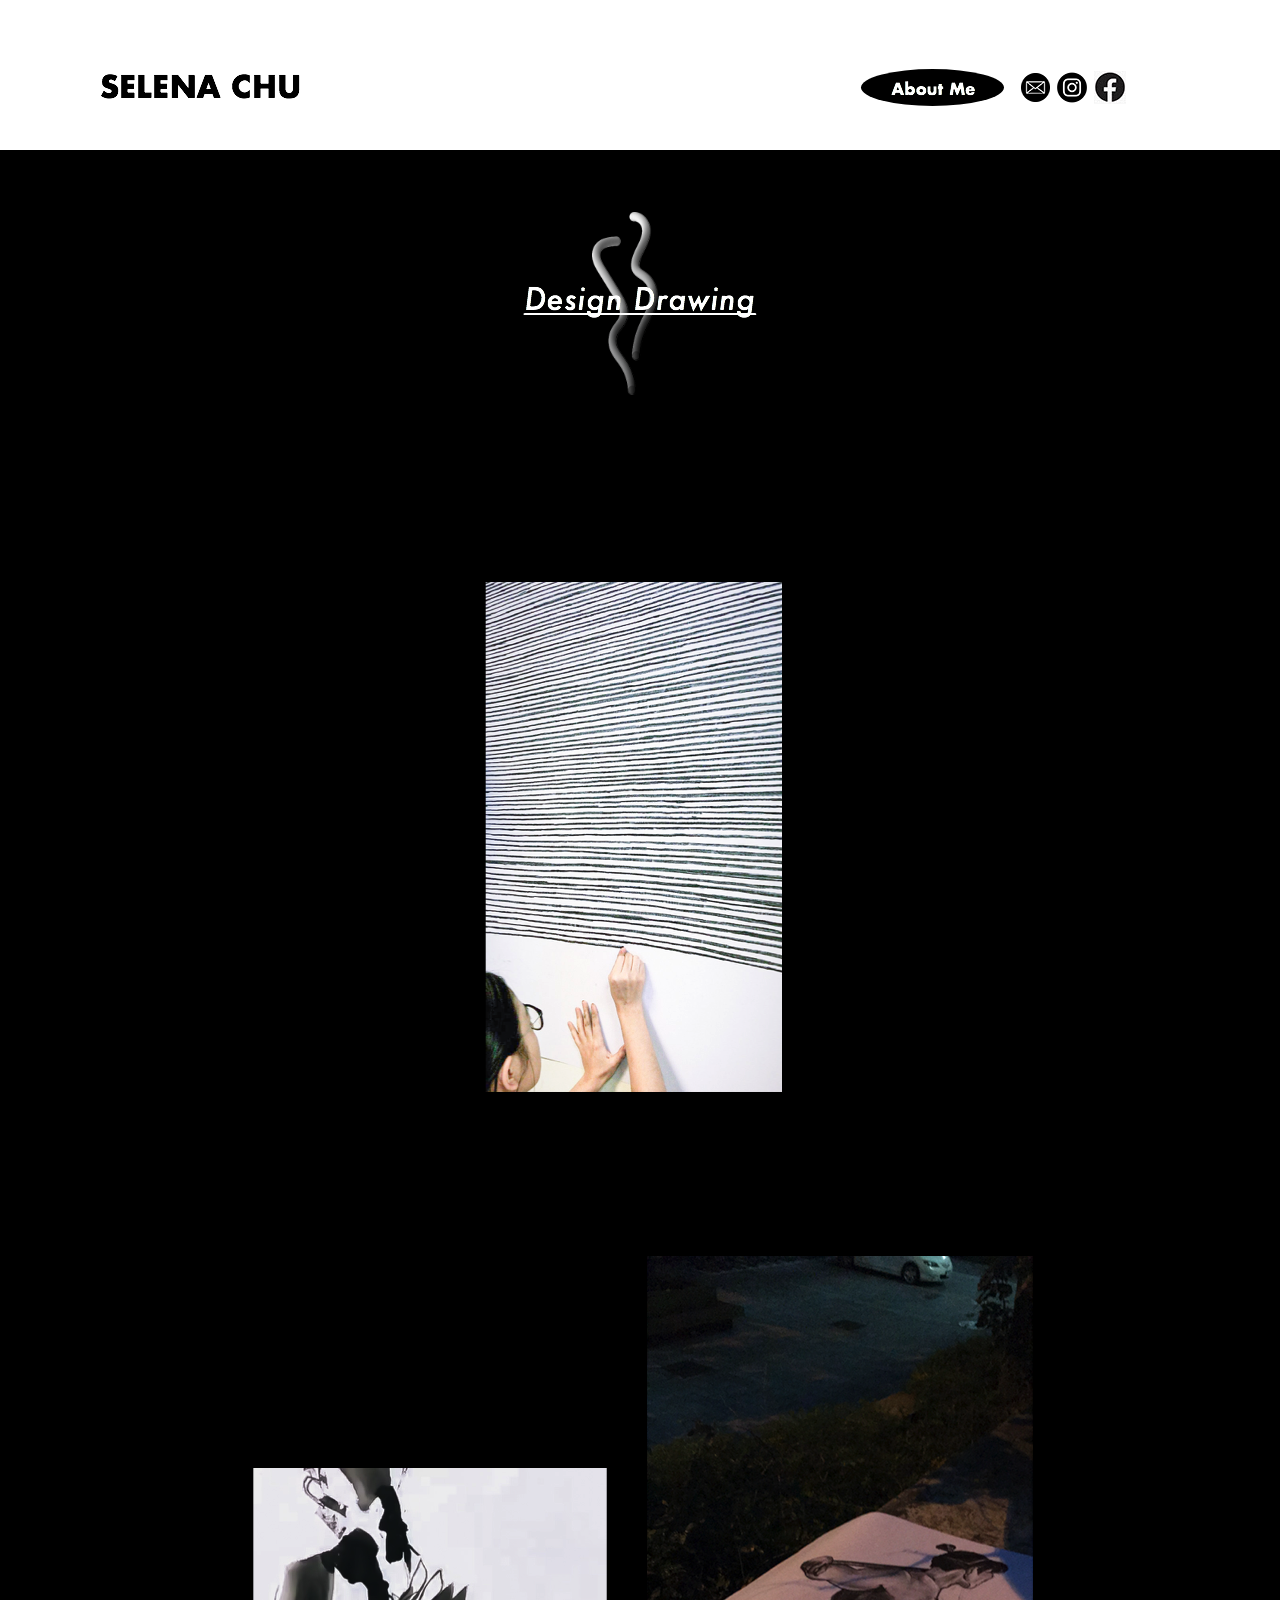
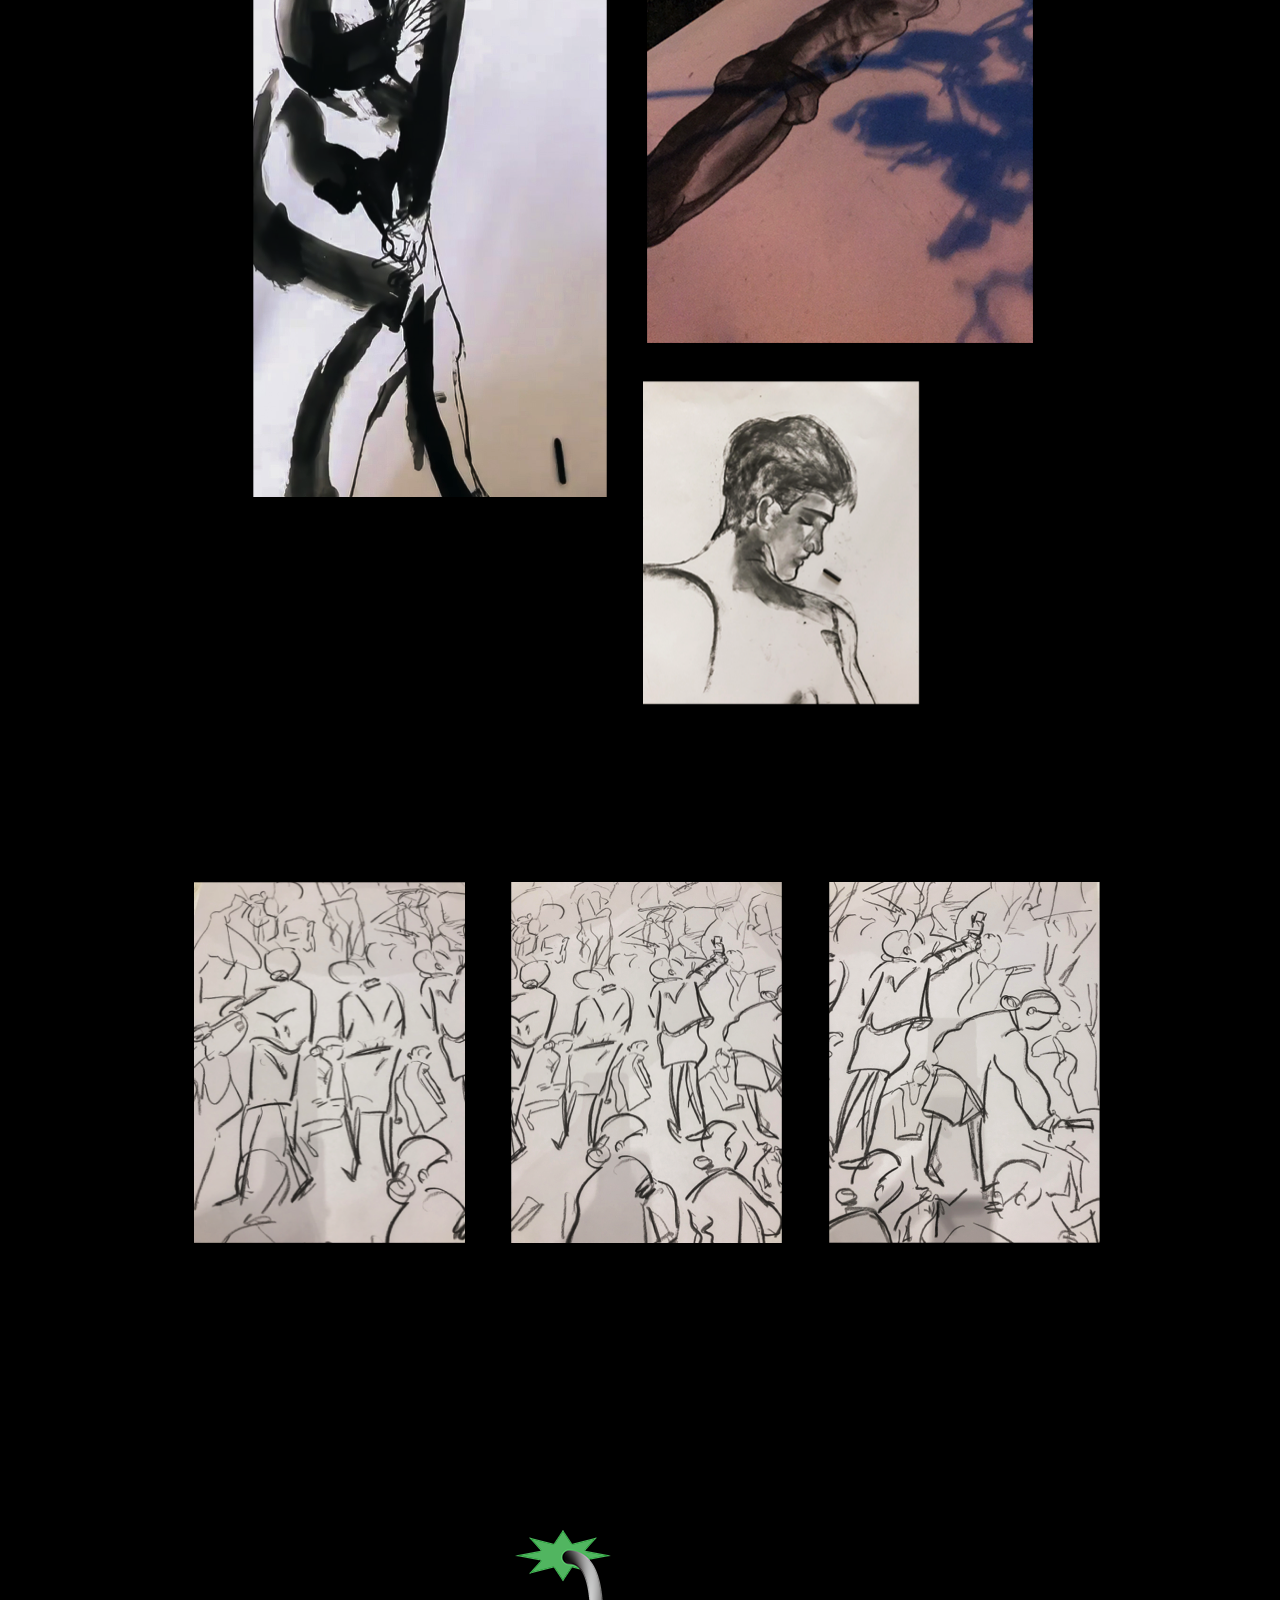
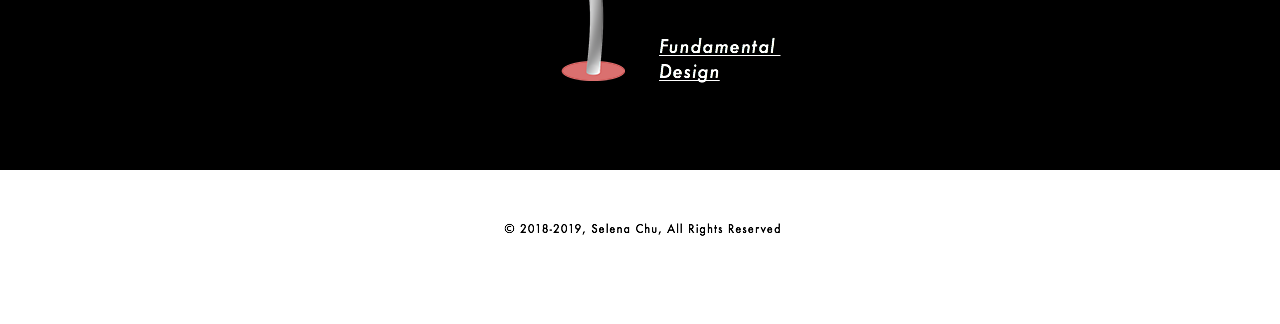
<file: design-drawing.html>
<!DOCTYPE html>
<html class="nojs html css_verticalspacer" lang="zh-TW">
 <head>

  <meta http-equiv="Content-type" content="text/html;charset=UTF-8"/>
  <meta name="generator" content="2018.1.0.386"/>
  <meta name="viewport" content="width=device-width, initial-scale=1.0"/>
  
  <script type="text/javascript">
   // Update the 'nojs'/'js' class on the html node
document.documentElement.className = document.documentElement.className.replace(/\bnojs\b/g, 'js');

// Check that all required assets are uploaded and up-to-date
if(typeof Muse == "undefined") window.Muse = {}; window.Muse.assets = {"required":["museutils.js", "museconfig.js", "jquery.watch.js", "require.js", "design-drawing.css"], "outOfDate":[]};
</script>
  
  <title>Design Drawing</title>
  <!-- CSS -->
  <link rel="stylesheet" type="text/css" href="css/site_global.css?crc=4085801442"/>
  <link rel="stylesheet" type="text/css" href="css/master_a-main.css?crc=354019442"/>
  <link rel="stylesheet" type="text/css" href="css/design-drawing.css?crc=47161485" id="pagesheet"/>
   </head>
 <body>

  <div class="clearfix borderbox" id="page"><!-- group -->
   <div class="clearfix grpelem" id="ppu1039"><!-- column -->
    <div class="clearfix colelem" id="pu1039"><!-- group -->
     <a class="nonblock nontext grpelem" id="u1039" href="about-me.html"><!-- simple frame --></a>
     <a class="nonblock nontext grpelem" id="u426-4" href="index.html"><!-- rasterized frame --><img id="u426-4_img" alt="SELENA CHU" src="images/u426-4.png?crc=230469854" data-image-width="222"/></a>
     <a class="nonblock nontext transition clip_frame grpelem" id="u431" href="mailto:selenaisworking@gmail.com"><!-- image --><img class="block" id="u431_img" src="images/58485698e0bb315b0f7675a8.png?crc=490983433" alt="" data-heightwidthratio="1" data-image-width="29" data-image-height="29"/></a>
     <a class="nonblock nontext transition clip_frame grpelem" id="u580" href="https://www.instagram.com/slnxc/"><!-- image --><img class="block" id="u580_img" src="images/639b3dafb544d6f061fcddd2d6686ddb.png?crc=516677138" alt="" data-heightwidthratio="0.75" data-image-width="44" data-image-height="33"/></a>
     <a class="nonblock nontext transition clip_frame grpelem" id="u427" href="https://www.facebook.com/selena.chu.9"><!-- image --><img class="block" id="u427_img" src="images/281-2815251_transparent-fb-icon-png-new-facebook-icon-2019.jpg?crc=4105556167" alt="" data-heightwidthratio="1.03125" data-image-width="32" data-image-height="33"/></a>
     <a class="nonblock nontext grpelem" id="u1036" href="about-me.html"><!-- state-based BG images --><div id="u1036_states"><img alt="About Me" src="images/blank.gif?crc=4208392903"/><div class="fluid_height_spacer"></div></div></a>
    </div>
    <div class="clearfix colelem" id="pu1830"><!-- group -->
     <div class="browser_width grpelem" id="u1830-bw">
      <div id="u1830"><!-- column -->
       <div class="clearfix" id="u1830_align_to_page">
        <div class="clearfix colelem" id="pu1833"><!-- group -->
         <div class="clip_frame grpelem" id="u1833"><!-- image -->
          <img class="block" id="u1833_img" src="images/svg188628x522poster.png?crc=411626688" alt="" data-heightwidthratio="2.772727272727273" data-image-width="66" data-image-height="183"/>
         </div>
         <a class="nonblock nontext MuseLinkActive grpelem" id="u1842-4" href="design-drawing.html"><!-- rasterized frame --><img id="u1842-4_img" alt="Design Drawing" src="images/u1842-4-a.png?crc=4276614681" data-image-width="620"/></a>
        </div>
        <div class="clip_frame colelem" id="u1847"><!-- image -->
         <img class="block" id="u1847_img" src="images/svgg354105x607poster-crop-u1847.png?crc=74082098" alt="" data-heightwidthratio="1.7171717171717171" data-image-width="297" data-image-height="510"/>
        </div>
        <div class="clearfix colelem" id="pu1867"><!-- group -->
         <div class="clip_frame grpelem" id="u1867"><!-- image -->
          <img class="block" id="u1867_img" src="images/svg299302x532poster-crop-u1867.png?crc=224264584" alt="" data-heightwidthratio="1.7768361581920904" data-image-width="354" data-image-height="629"/>
         </div>
         <div class="clearfix grpelem" id="pu1887"><!-- column -->
          <div class="clip_frame colelem" id="u1887"><!-- image -->
           <img class="block" id="u1887_img" src="images/svg479733x853poster.png?crc=419587095" alt="" data-heightwidthratio="1.7751937984496124" data-image-width="387" data-image-height="687"/>
          </div>
          <div class="clip_frame colelem" id="u1897"><!-- image -->
           <img class="block" id="u1897_img" src="images/svg308032x410poster.png?crc=4126830467" alt="" data-heightwidthratio="1.3345323741007193" data-image-width="278" data-image-height="371"/>
          </div>
         </div>
        </div>
        <div class="clearfix colelem" id="pu1917"><!-- group -->
         <div class="clip_frame grpelem" id="u1917"><!-- image -->
          <img class="block" id="u1917_img" src="images/svg295999x394poster.png?crc=3849706341" alt="" data-heightwidthratio="1.3357933579335792" data-image-width="271" data-image-height="362"/>
         </div>
         <div class="clip_frame grpelem" id="u1937"><!-- image -->
          <img class="block" id="u1937_img" src="images/svg294215x392poster-crop-u1937.png?crc=3869148181" alt="" data-heightwidthratio="1.3321033210332103" data-image-width="271" data-image-height="361"/>
         </div>
         <div class="clip_frame grpelem" id="u1967"><!-- image -->
          <img class="block" id="u1967_img" src="images/svg296182x394poster-crop-u1967.png?crc=314868364" alt="" data-heightwidthratio="1.3321033210332103" data-image-width="271" data-image-height="361"/>
         </div>
        </div>
        <a class="nonblock nontext transition clip_frame colelem" id="u1975" href="fundamental-design.html"><!-- image --><img class="block" id="u1975_img" src="images/svg-453289x621.png?crc=3960315674" alt="" data-heightwidthratio="1.3727272727272728" data-image-width="110" data-image-height="151"/></a>
       </div>
      </div>
     </div>
     <a class="nonblock nontext grpelem" id="u1984" href="fundamental-design.html"><!-- state-based BG images --><div id="u1984_states"><img alt="Fundamental Design" src="images/blank.gif?crc=4208392903"/><div class="fluid_height_spacer"></div></div></a>
    </div>
   </div>
   <div class="verticalspacer" data-offset-top="3366" data-content-above-spacer="3366" data-content-below-spacer="153" data-sizePolicy="fixed" data-pintopage="page_fixedLeft"></div>
   <img class="grpelem" id="u1987-5" alt="© 2018-2019, Selena Chu, All Rights Reserved" src="images/u1987-5.png?crc=4186164994" data-image-width="323"/><!-- rasterized frame -->
  </div>
  <div class="preload_images">
   <img class="preload" src="images/u1036_states-r.png?crc=3912539846" alt=""/>
   <img class="preload" src="images/u1984_states-r.png?crc=520117186" alt=""/>
  </div>
  <!-- Other scripts -->
  <script type="text/javascript">
   // Decide whether to suppress missing file error or not based on preference setting
var suppressMissingFileError = false
</script>
  <script type="text/javascript">
   window.Muse.assets.check=function(c){if(!window.Muse.assets.checked){window.Muse.assets.checked=!0;var b={},d=function(a,b){if(window.getComputedStyle){var c=window.getComputedStyle(a,null);return c&&c.getPropertyValue(b)||c&&c[b]||""}if(document.documentElement.currentStyle)return(c=a.currentStyle)&&c[b]||a.style&&a.style[b]||"";return""},a=function(a){if(a.match(/^rgb/))return a=a.replace(/\s+/g,"").match(/([\d\,]+)/gi)[0].split(","),(parseInt(a[0])<<16)+(parseInt(a[1])<<8)+parseInt(a[2]);if(a.match(/^\#/))return parseInt(a.substr(1),
16);return 0},f=function(f){for(var g=document.getElementsByTagName("link"),j=0;j<g.length;j++)if("text/css"==g[j].type){var l=(g[j].href||"").match(/\/?css\/([\w\-]+\.css)\?crc=(\d+)/);if(!l||!l[1]||!l[2])break;b[l[1]]=l[2]}g=document.createElement("div");g.className="version";g.style.cssText="display:none; width:1px; height:1px;";document.getElementsByTagName("body")[0].appendChild(g);for(j=0;j<Muse.assets.required.length;){var l=Muse.assets.required[j],k=l.match(/([\w\-\.]+)\.(\w+)$/),i=k&&k[1]?
k[1]:null,k=k&&k[2]?k[2]:null;switch(k.toLowerCase()){case "css":i=i.replace(/\W/gi,"_").replace(/^([^a-z])/gi,"_$1");g.className+=" "+i;i=a(d(g,"color"));k=a(d(g,"backgroundColor"));i!=0||k!=0?(Muse.assets.required.splice(j,1),"undefined"!=typeof b[l]&&(i!=b[l]>>>24||k!=(b[l]&16777215))&&Muse.assets.outOfDate.push(l)):j++;g.className="version";break;case "js":j++;break;default:throw Error("Unsupported file type: "+k);}}c?c().jquery!="1.8.3"&&Muse.assets.outOfDate.push("jquery-1.8.3.min.js"):Muse.assets.required.push("jquery-1.8.3.min.js");
g.parentNode.removeChild(g);if(Muse.assets.outOfDate.length||Muse.assets.required.length)g="伺服器上的某些檔案可能遺失或不正確。請清除瀏覽器快取後再試一次。若問題持續發生，請聯絡網站作者。",f&&Muse.assets.outOfDate.length&&(g+="\nOut of date: "+Muse.assets.outOfDate.join(",")),f&&Muse.assets.required.length&&(g+="\nMissing: "+Muse.assets.required.join(",")),suppressMissingFileError?(g+="\nUse SuppressMissingFileError key in AppPrefs.xml to show missing file error pop up.",console.log(g)):alert(g)};location&&location.search&&location.search.match&&location.search.match(/muse_debug/gi)?
setTimeout(function(){f(!0)},5E3):f()}};
var muse_init=function(){require.config({baseUrl:""});require(["jquery","museutils","whatinput","jquery.watch"],function(c){var $ = c;$(document).ready(function(){try{
window.Muse.assets.check($);/* body */
Muse.Utils.transformMarkupToFixBrowserProblemsPreInit();/* body */
Muse.Utils.prepHyperlinks(true);/* body */
Muse.Utils.resizeHeight('.browser_width');/* resize height */
Muse.Utils.requestAnimationFrame(function() { $('body').addClass('initialized'); });/* mark body as initialized */
Muse.Utils.makeButtonsVisibleAfterSettingMinWidth();/* body */
Muse.Utils.fullPage('#page');/* 100% height page */
Muse.Utils.showWidgetsWhenReady();/* body */
Muse.Utils.transformMarkupToFixBrowserProblems();/* body */
}catch(b){if(b&&"function"==typeof b.notify?b.notify():Muse.Assert.fail("Error calling selector function: "+b),false)throw b;}})})};

</script>
  <!-- RequireJS script -->
  <script src="scripts/require.js?crc=7928878" type="text/javascript" async data-main="scripts/museconfig.js?crc=310584261" onload="if (requirejs) requirejs.onError = function(requireType, requireModule) { if (requireType && requireType.toString && requireType.toString().indexOf && 0 <= requireType.toString().indexOf('#scripterror')) window.Muse.assets.check(); }" onerror="window.Muse.assets.check();"></script>
   </body>
</html>
</file>
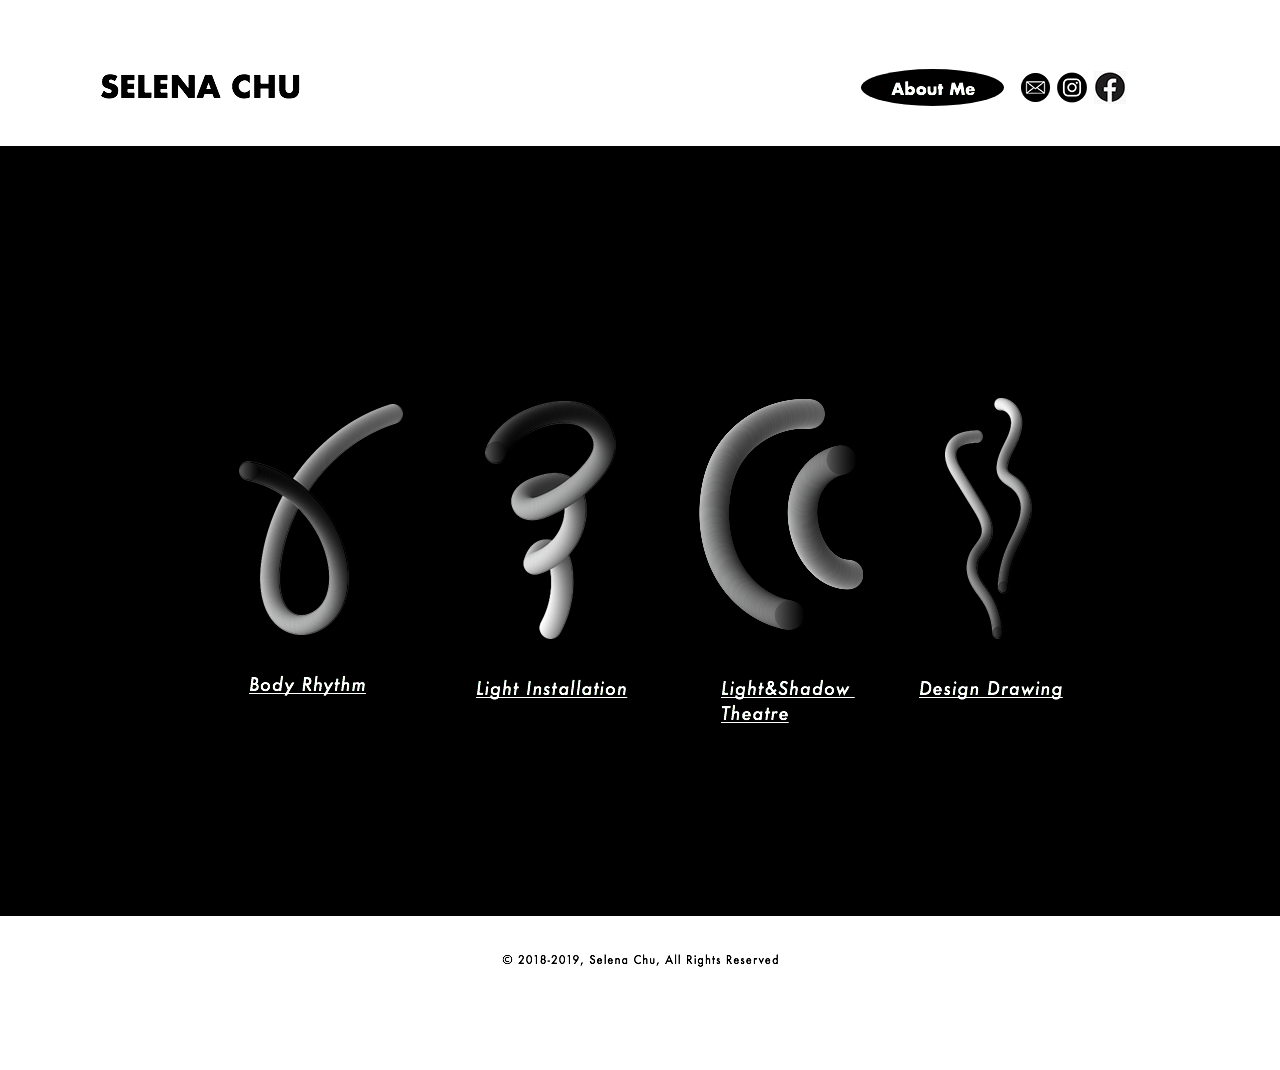
<file: fundamental-design.html>
<!DOCTYPE html>
<html class="nojs html css_verticalspacer" lang="zh-TW">
 <head>

  <meta http-equiv="Content-type" content="text/html;charset=UTF-8"/>
  <meta name="generator" content="2018.1.0.386"/>
  <meta name="viewport" content="width=device-width, initial-scale=1.0"/>
  
  <script type="text/javascript">
   // Update the 'nojs'/'js' class on the html node
document.documentElement.className = document.documentElement.className.replace(/\bnojs\b/g, 'js');

// Check that all required assets are uploaded and up-to-date
if(typeof Muse == "undefined") window.Muse = {}; window.Muse.assets = {"required":["museutils.js", "museconfig.js", "jquery.watch.js", "require.js", "fundamental-design.css"], "outOfDate":[]};
</script>
  
  <title>Fundamental Design</title>
  <!-- CSS -->
  <link rel="stylesheet" type="text/css" href="css/site_global.css?crc=4085801442"/>
  <link rel="stylesheet" type="text/css" href="css/master_a-main.css?crc=354019442"/>
  <link rel="stylesheet" type="text/css" href="css/fundamental-design.css?crc=15291541" id="pagesheet"/>
   </head>
 <body>

  <div class="clearfix borderbox" id="page"><!-- group -->
   <div class="clearfix grpelem" id="ppu1039"><!-- column -->
    <div class="clearfix colelem" id="pu1039"><!-- group -->
     <a class="nonblock nontext grpelem" id="u1039" href="about-me.html"><!-- simple frame --></a>
     <a class="nonblock nontext grpelem" id="u426-4" href="index.html"><!-- rasterized frame --><img id="u426-4_img" alt="SELENA CHU" src="images/u426-4.png?crc=230469854" data-image-width="222"/></a>
     <a class="nonblock nontext transition clip_frame grpelem" id="u431" href="mailto:selenaisworking@gmail.com"><!-- image --><img class="block" id="u431_img" src="images/58485698e0bb315b0f7675a8.png?crc=490983433" alt="" data-heightwidthratio="1" data-image-width="29" data-image-height="29"/></a>
     <a class="nonblock nontext transition clip_frame grpelem" id="u580" href="https://www.instagram.com/slnxc/"><!-- image --><img class="block" id="u580_img" src="images/639b3dafb544d6f061fcddd2d6686ddb.png?crc=516677138" alt="" data-heightwidthratio="0.75" data-image-width="44" data-image-height="33"/></a>
     <a class="nonblock nontext transition clip_frame grpelem" id="u427" href="https://www.facebook.com/selena.chu.9"><!-- image --><img class="block" id="u427_img" src="images/281-2815251_transparent-fb-icon-png-new-facebook-icon-2019.jpg?crc=4105556167" alt="" data-heightwidthratio="1.03125" data-image-width="32" data-image-height="33"/></a>
     <a class="nonblock nontext grpelem" id="u1036" href="about-me.html"><!-- state-based BG images --><div id="u1036_states"><img alt="About Me" src="images/blank.gif?crc=4208392903"/><div class="fluid_height_spacer"></div></div></a>
    </div>
    <div class="clearfix colelem" id="pu1322"><!-- group -->
     <div class="browser_width grpelem" id="u1322-bw">
      <div id="u1322"><!-- group -->
       <div class="clearfix" id="u1322_align_to_page">
        <a class="nonblock nontext transition clip_frame grpelem" id="u1327" href="body-rhythm.html"><!-- image --><img class="block" id="u1327_img" src="images/svg358706x504poster.png?crc=332158624" alt="" data-heightwidthratio="1.4085365853658536" data-image-width="164" data-image-height="231"/></a>
        <a class="nonblock nontext transition clip_frame grpelem" id="u1337" href="light-installation.html"><!-- image --><img class="block" id="u1337_img" src="images/svg213938x387poster.png?crc=136625455" alt="" data-heightwidthratio="1.816793893129771" data-image-width="131" data-image-height="238"/></a>
        <a class="nonblock nontext transition clip_frame grpelem" id="u1347" href="light-shadow-theatre.html"><!-- image --><img class="block" id="u1347_img" src="images/svg268434x377poster-crop-u1347.png?crc=530764633" alt="" data-heightwidthratio="1.4" data-image-width="165" data-image-height="231"/></a>
        <a class="nonblock nontext transition clip_frame grpelem" id="u1357" href="design-drawing.html"><!-- image --><img class="block" id="u1357_img" src="images/svg188628x522poster.png?crc=411626688" alt="" data-heightwidthratio="2.7701149425287355" data-image-width="87" data-image-height="241"/></a>
       </div>
      </div>
     </div>
     <a class="nonblock nontext grpelem" id="u1365" href="body-rhythm.html"><!-- state-based BG images --><div id="u1365_states"><img alt="Body Rhythm" src="images/blank.gif?crc=4208392903"/><div class="fluid_height_spacer"></div></div></a>
     <a class="nonblock nontext grpelem" id="u1368" href="light-installation.html"><!-- state-based BG images --><div id="u1368_states"><img alt="Light Installation" src="images/blank.gif?crc=4208392903"/><div class="fluid_height_spacer"></div></div></a>
     <a class="nonblock nontext grpelem" id="u1371" href="light-shadow-theatre.html"><!-- state-based BG images --><div id="u1371_states"><img alt="Light&amp;Shadow Theatre" src="images/blank.gif?crc=4208392903"/><div class="fluid_height_spacer"></div></div></a>
     <a class="nonblock nontext grpelem" id="u1374" href="design-drawing.html"><!-- state-based BG images --><div id="u1374_states"><img alt="Design Drawing" src="images/blank.gif?crc=4208392903"/><div class="fluid_height_spacer"></div></div></a>
    </div>
   </div>
   <div class="verticalspacer" data-offset-top="913" data-content-above-spacer="912" data-content-below-spacer="153" data-sizePolicy="fixed" data-pintopage="page_fixedLeft"></div>
   <img class="grpelem" id="u1377-5" alt="© 2018-2019, Selena Chu, All Rights Reserved" src="images/u1377-5.png?crc=4186164994" data-image-width="323"/><!-- rasterized frame -->
  </div>
  <div class="preload_images">
   <img class="preload" src="images/u1036_states-r.png?crc=3912539846" alt=""/>
   <img class="preload" src="images/u1365_states-r.png?crc=4078921668" alt=""/>
   <img class="preload" src="images/u1368_states-r.png?crc=87369490" alt=""/>
   <img class="preload" src="images/u1371_states-r.png?crc=4283016056" alt=""/>
   <img class="preload" src="images/u1374_states-r.png?crc=182245813" alt=""/>
  </div>
  <!-- Other scripts -->
  <script type="text/javascript">
   // Decide whether to suppress missing file error or not based on preference setting
var suppressMissingFileError = false
</script>
  <script type="text/javascript">
   window.Muse.assets.check=function(c){if(!window.Muse.assets.checked){window.Muse.assets.checked=!0;var b={},d=function(a,b){if(window.getComputedStyle){var c=window.getComputedStyle(a,null);return c&&c.getPropertyValue(b)||c&&c[b]||""}if(document.documentElement.currentStyle)return(c=a.currentStyle)&&c[b]||a.style&&a.style[b]||"";return""},a=function(a){if(a.match(/^rgb/))return a=a.replace(/\s+/g,"").match(/([\d\,]+)/gi)[0].split(","),(parseInt(a[0])<<16)+(parseInt(a[1])<<8)+parseInt(a[2]);if(a.match(/^\#/))return parseInt(a.substr(1),
16);return 0},f=function(f){for(var g=document.getElementsByTagName("link"),j=0;j<g.length;j++)if("text/css"==g[j].type){var l=(g[j].href||"").match(/\/?css\/([\w\-]+\.css)\?crc=(\d+)/);if(!l||!l[1]||!l[2])break;b[l[1]]=l[2]}g=document.createElement("div");g.className="version";g.style.cssText="display:none; width:1px; height:1px;";document.getElementsByTagName("body")[0].appendChild(g);for(j=0;j<Muse.assets.required.length;){var l=Muse.assets.required[j],k=l.match(/([\w\-\.]+)\.(\w+)$/),i=k&&k[1]?
k[1]:null,k=k&&k[2]?k[2]:null;switch(k.toLowerCase()){case "css":i=i.replace(/\W/gi,"_").replace(/^([^a-z])/gi,"_$1");g.className+=" "+i;i=a(d(g,"color"));k=a(d(g,"backgroundColor"));i!=0||k!=0?(Muse.assets.required.splice(j,1),"undefined"!=typeof b[l]&&(i!=b[l]>>>24||k!=(b[l]&16777215))&&Muse.assets.outOfDate.push(l)):j++;g.className="version";break;case "js":j++;break;default:throw Error("Unsupported file type: "+k);}}c?c().jquery!="1.8.3"&&Muse.assets.outOfDate.push("jquery-1.8.3.min.js"):Muse.assets.required.push("jquery-1.8.3.min.js");
g.parentNode.removeChild(g);if(Muse.assets.outOfDate.length||Muse.assets.required.length)g="伺服器上的某些檔案可能遺失或不正確。請清除瀏覽器快取後再試一次。若問題持續發生，請聯絡網站作者。",f&&Muse.assets.outOfDate.length&&(g+="\nOut of date: "+Muse.assets.outOfDate.join(",")),f&&Muse.assets.required.length&&(g+="\nMissing: "+Muse.assets.required.join(",")),suppressMissingFileError?(g+="\nUse SuppressMissingFileError key in AppPrefs.xml to show missing file error pop up.",console.log(g)):alert(g)};location&&location.search&&location.search.match&&location.search.match(/muse_debug/gi)?
setTimeout(function(){f(!0)},5E3):f()}};
var muse_init=function(){require.config({baseUrl:""});require(["jquery","museutils","whatinput","jquery.watch"],function(c){var $ = c;$(document).ready(function(){try{
window.Muse.assets.check($);/* body */
Muse.Utils.transformMarkupToFixBrowserProblemsPreInit();/* body */
Muse.Utils.prepHyperlinks(true);/* body */
Muse.Utils.resizeHeight('.browser_width');/* resize height */
Muse.Utils.requestAnimationFrame(function() { $('body').addClass('initialized'); });/* mark body as initialized */
Muse.Utils.makeButtonsVisibleAfterSettingMinWidth();/* body */
Muse.Utils.fullPage('#page');/* 100% height page */
Muse.Utils.showWidgetsWhenReady();/* body */
Muse.Utils.transformMarkupToFixBrowserProblems();/* body */
}catch(b){if(b&&"function"==typeof b.notify?b.notify():Muse.Assert.fail("Error calling selector function: "+b),false)throw b;}})})};

</script>
  <!-- RequireJS script -->
  <script src="scripts/require.js?crc=7928878" type="text/javascript" async data-main="scripts/museconfig.js?crc=310584261" onload="if (requirejs) requirejs.onError = function(requireType, requireModule) { if (requireType && requireType.toString && requireType.toString().indexOf && 0 <= requireType.toString().indexOf('#scripterror')) window.Muse.assets.check(); }" onerror="window.Muse.assets.check();"></script>
   </body>
</html>
</file>
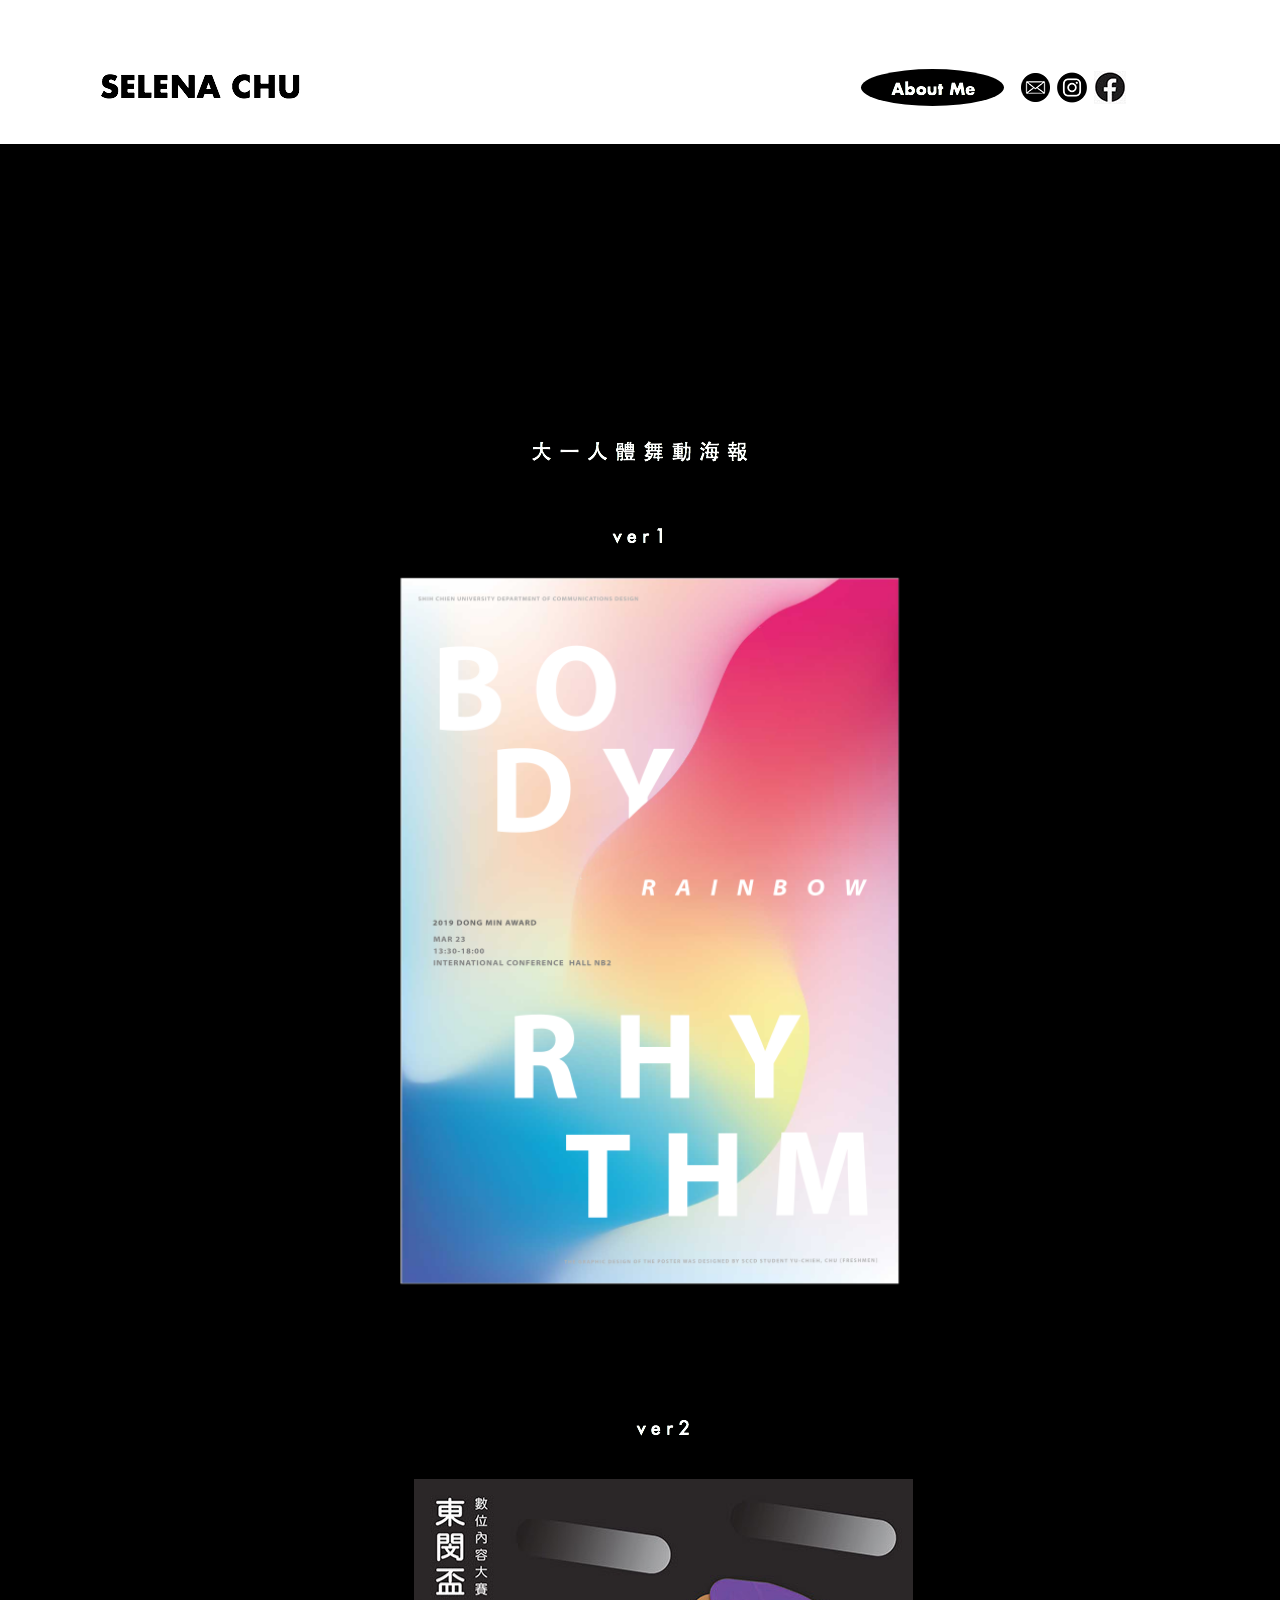
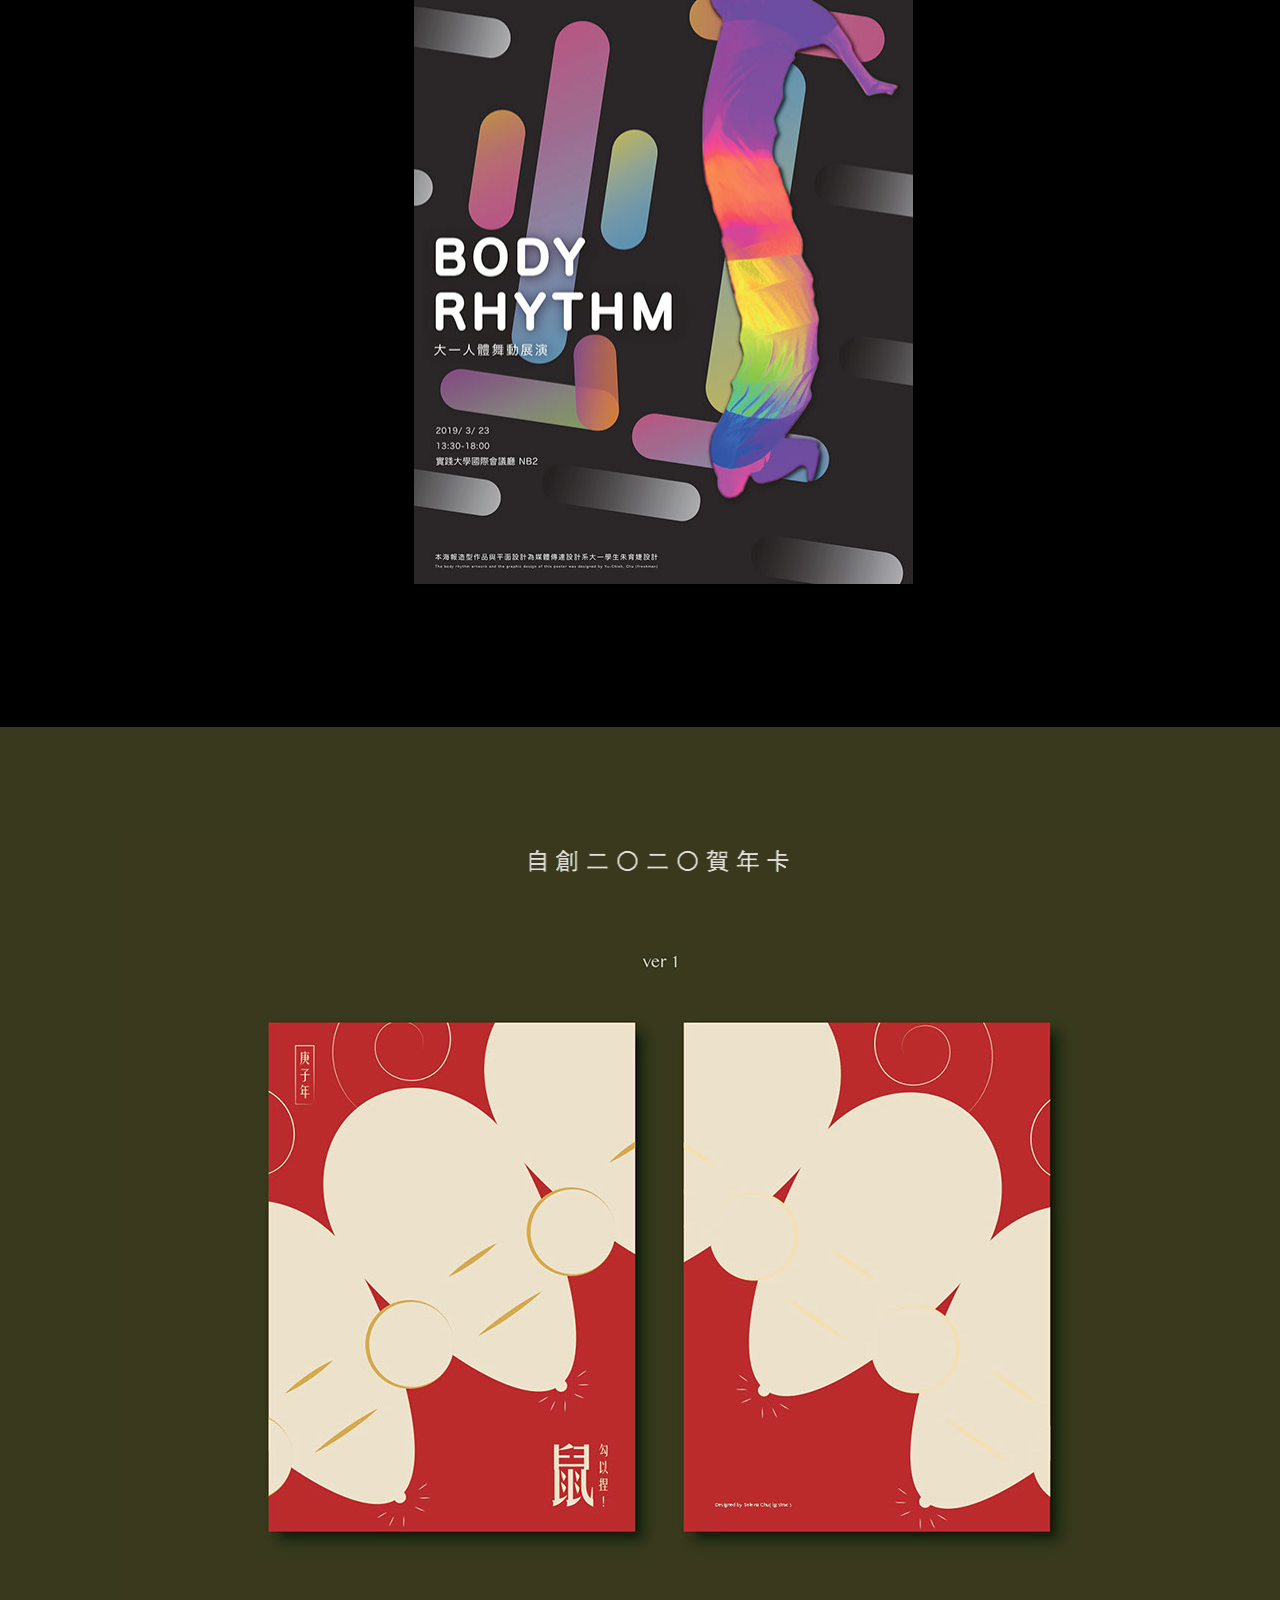
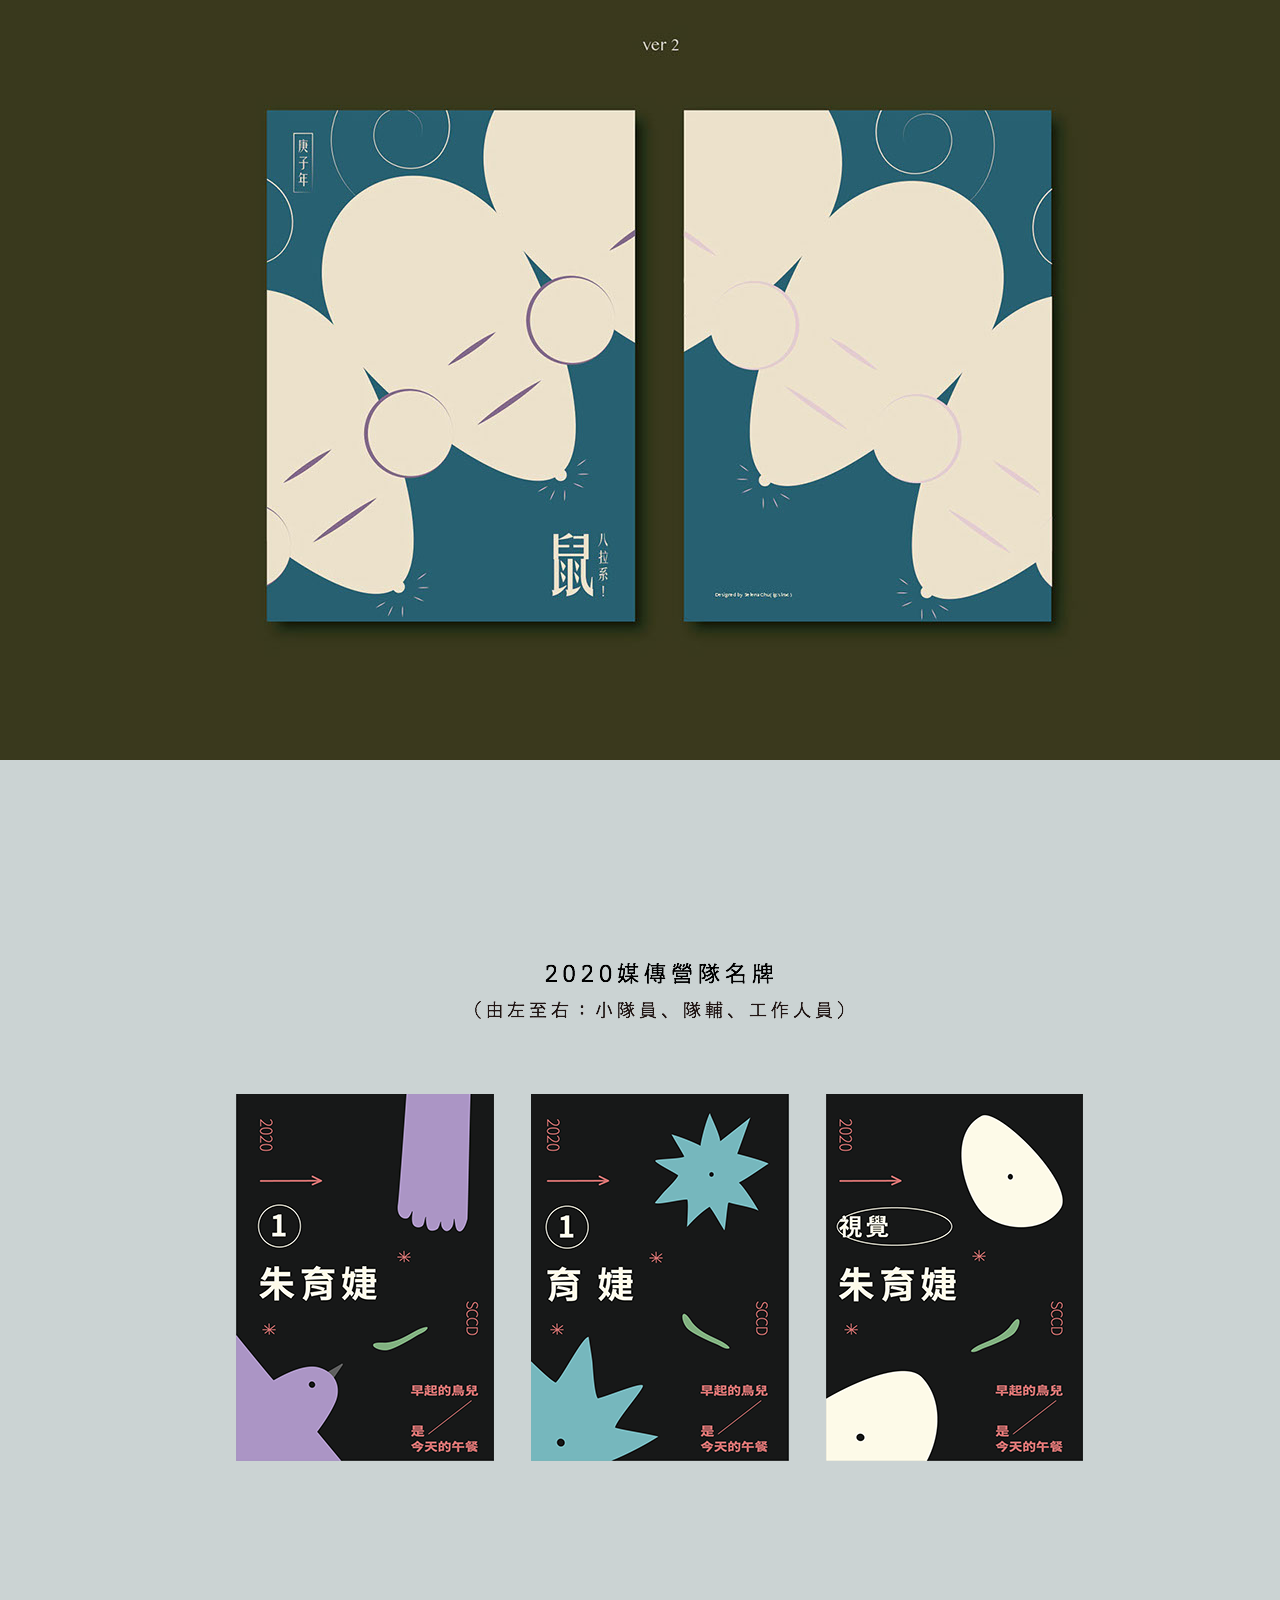
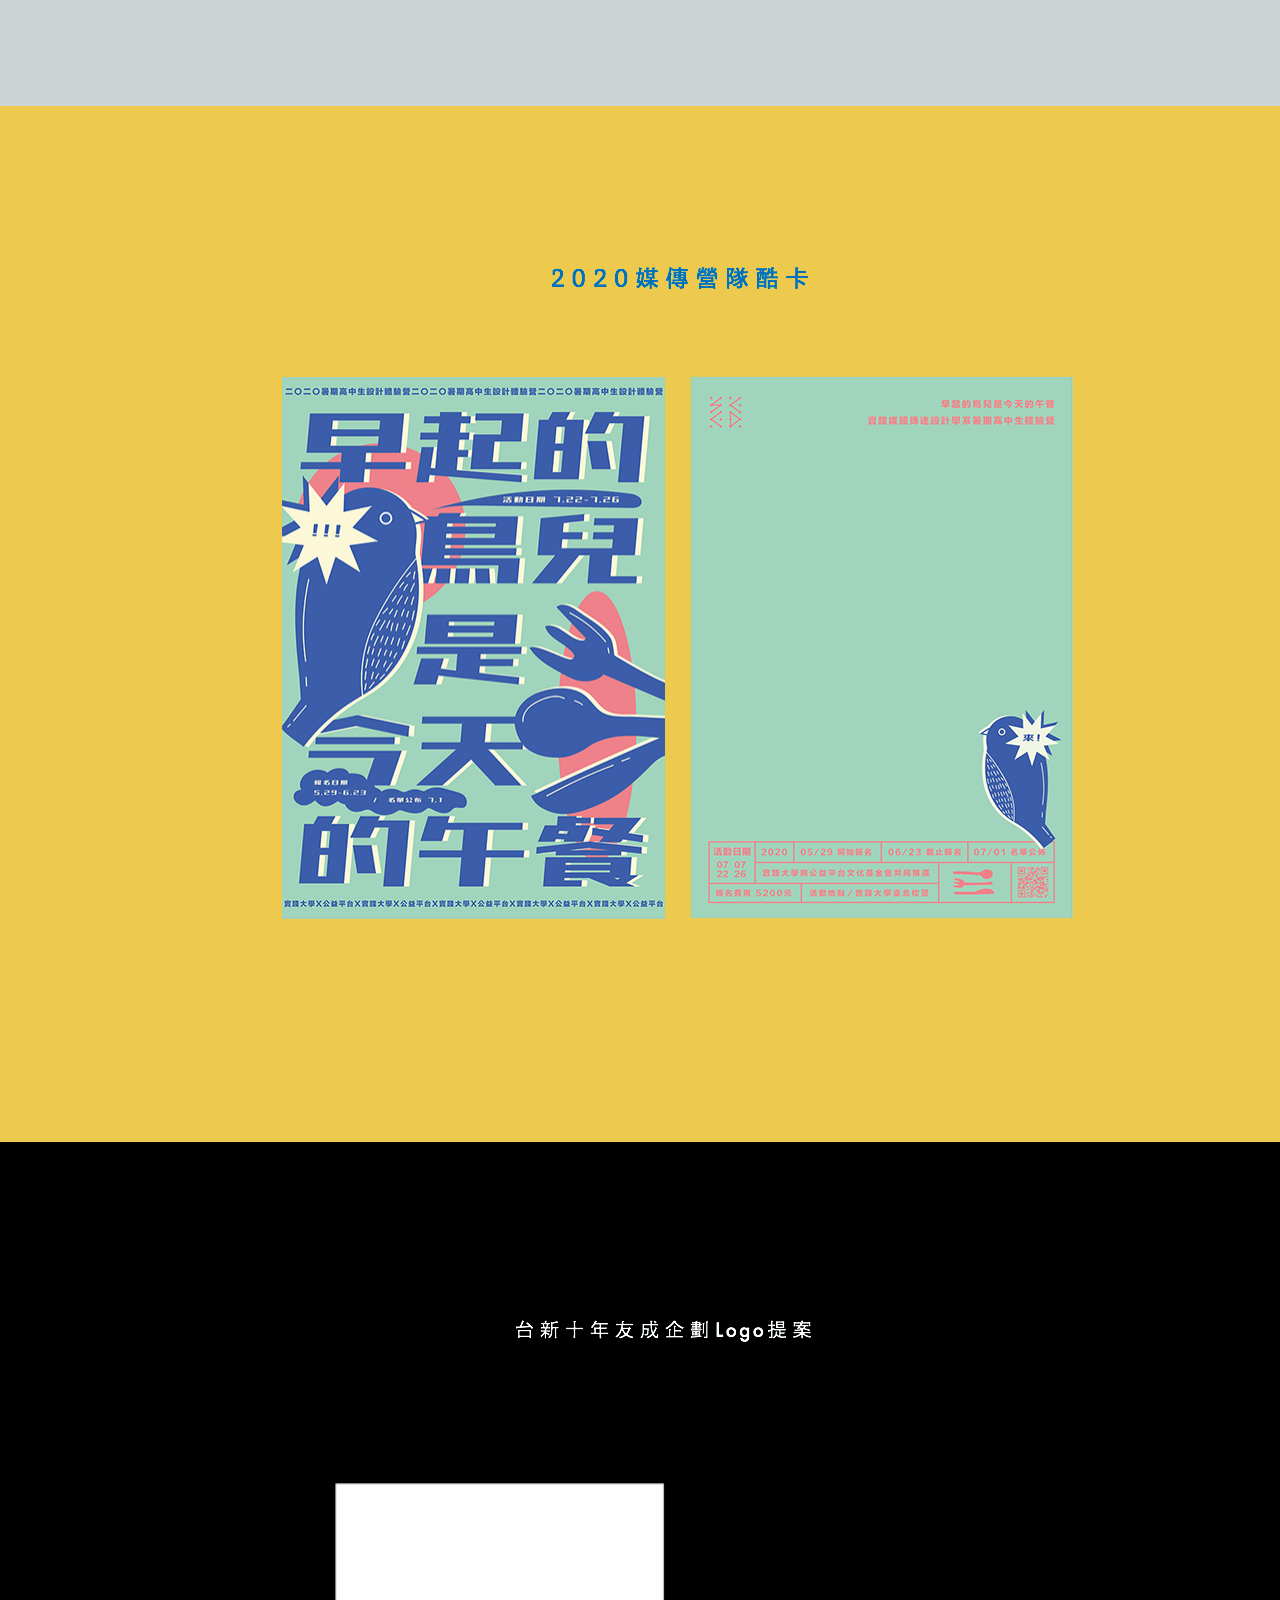
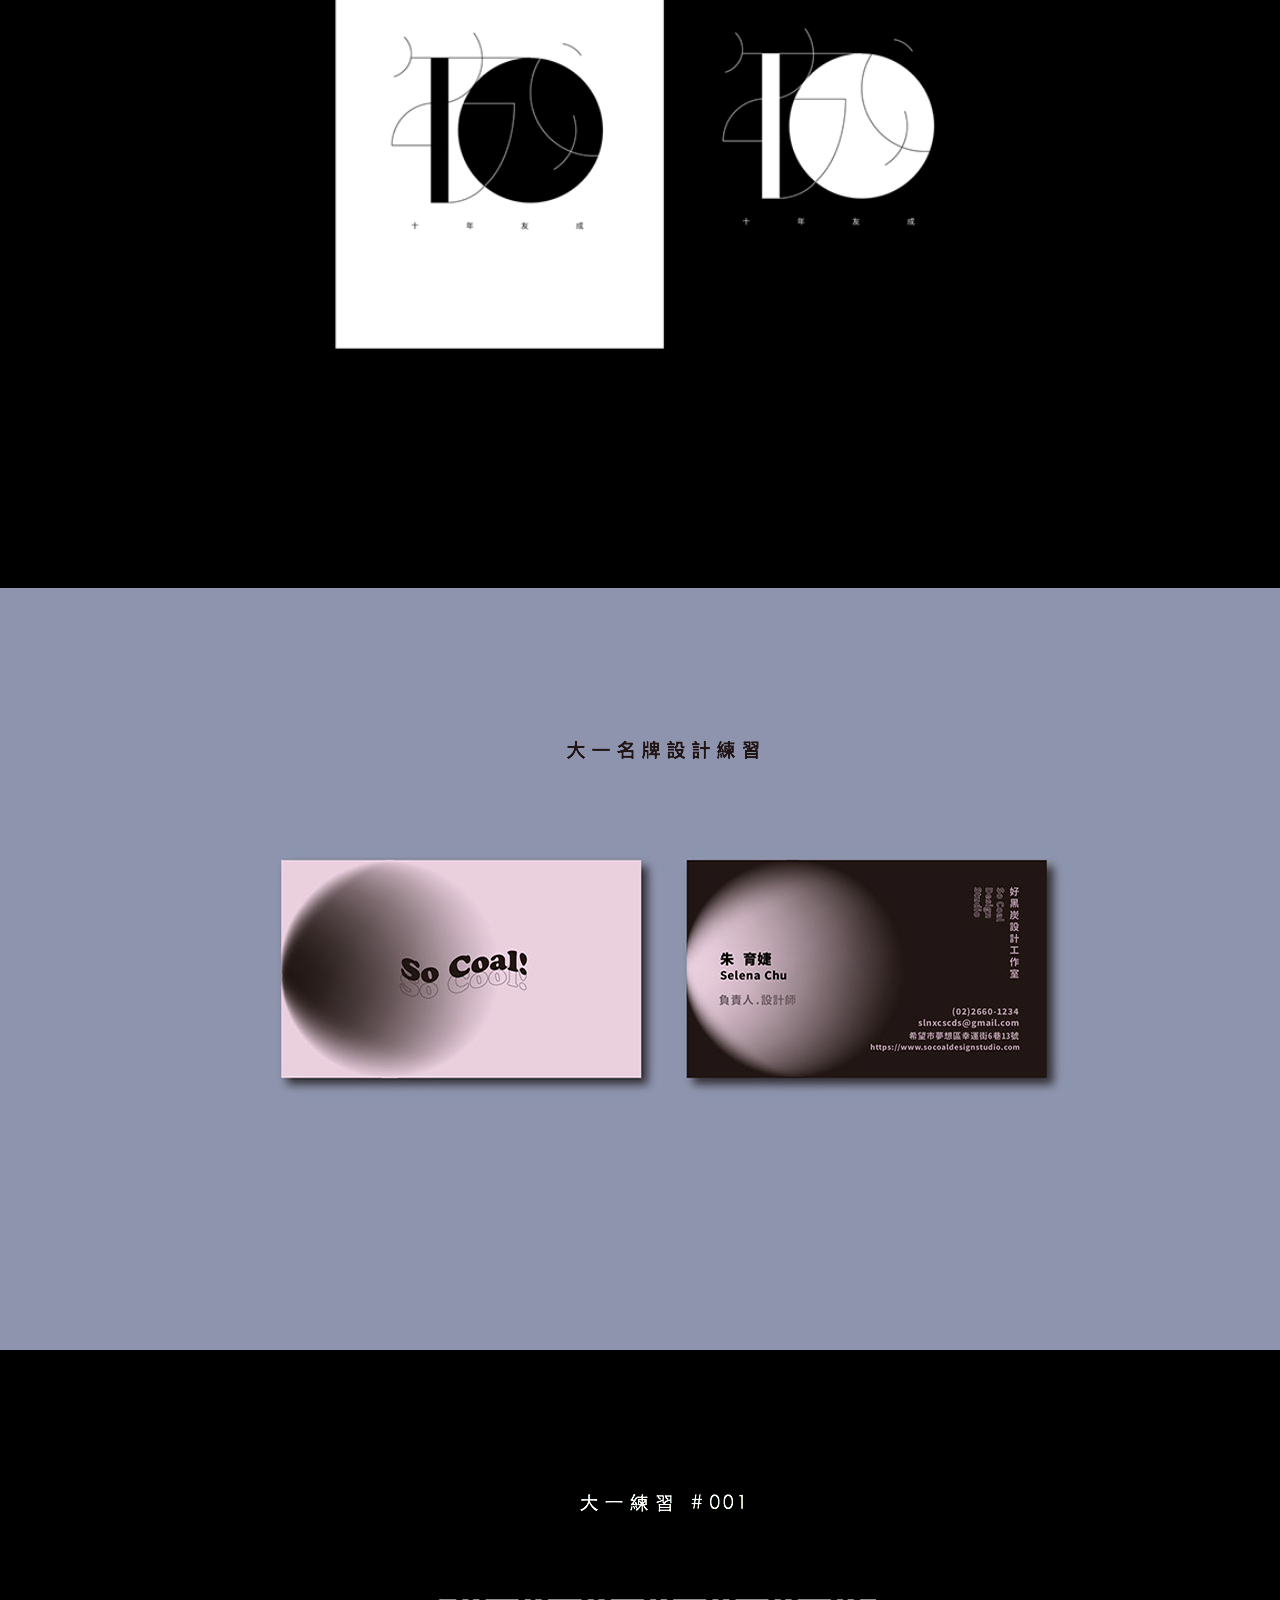
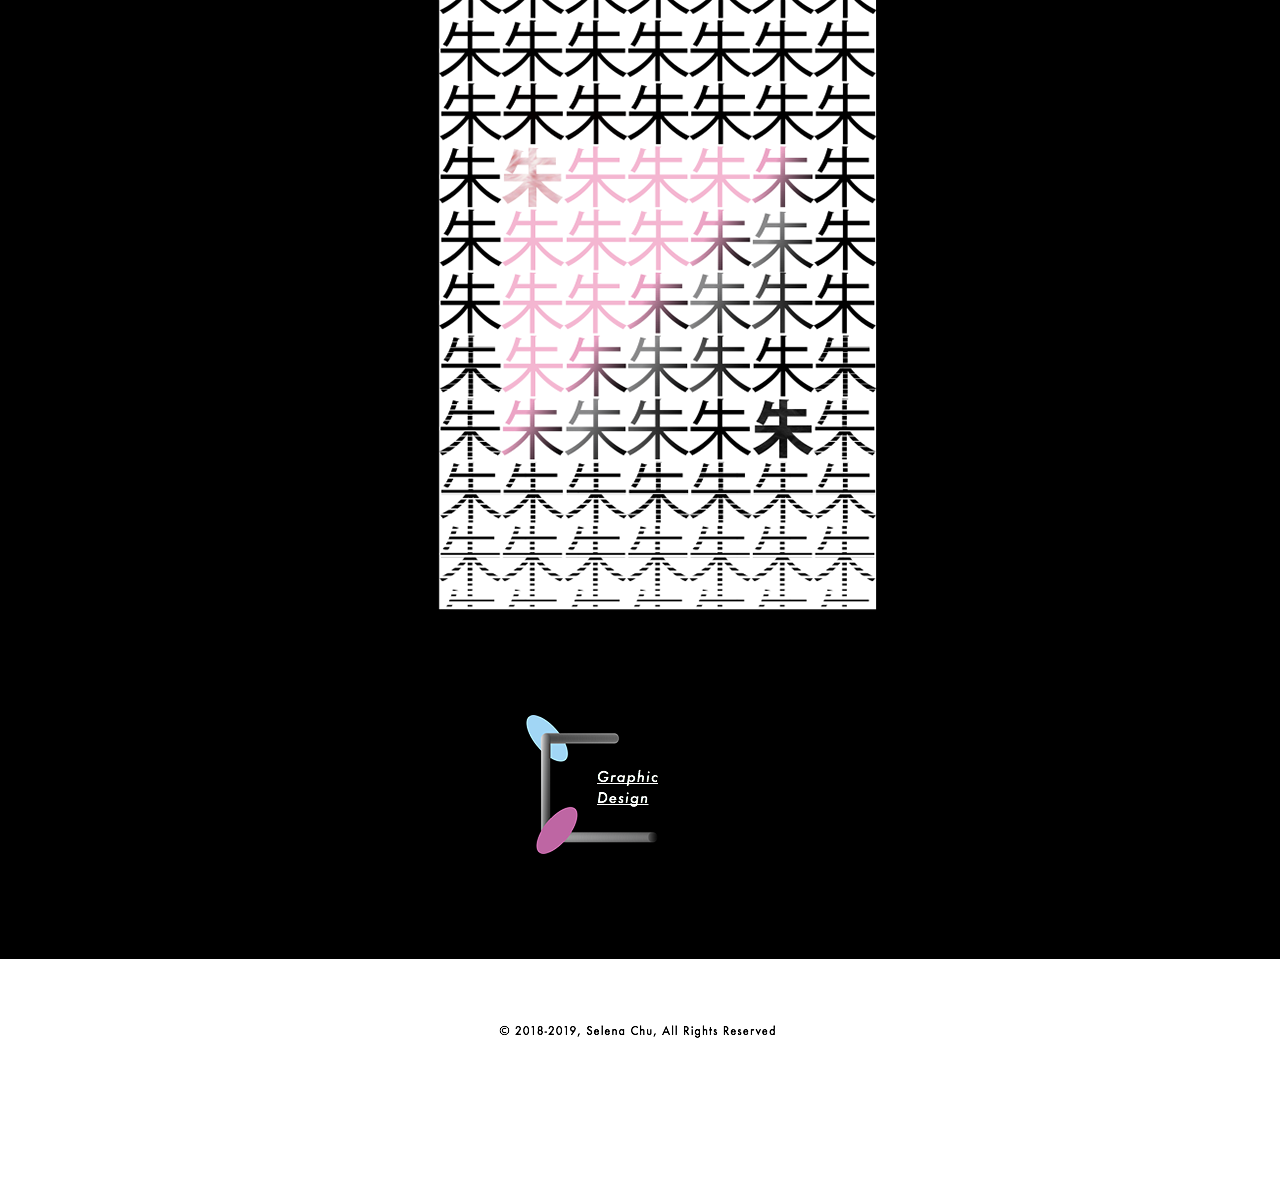
<file: graphic-design.html>
<!DOCTYPE html>
<html class="nojs html css_verticalspacer" lang="zh-TW">
 <head>

  <meta http-equiv="Content-type" content="text/html;charset=UTF-8"/>
  <meta name="generator" content="2018.1.0.386"/>
  <meta name="viewport" content="width=device-width, initial-scale=1.0"/>
  
  <script type="text/javascript">
   // Update the 'nojs'/'js' class on the html node
document.documentElement.className = document.documentElement.className.replace(/\bnojs\b/g, 'js');

// Check that all required assets are uploaded and up-to-date
if(typeof Muse == "undefined") window.Muse = {}; window.Muse.assets = {"required":["museutils.js", "museconfig.js", "jquery.watch.js", "require.js", "graphic-design.css"], "outOfDate":[]};
</script>
  
  <title>Graphic Design</title>
  <!-- CSS -->
  <link rel="stylesheet" type="text/css" href="css/site_global.css?crc=4085801442"/>
  <link rel="stylesheet" type="text/css" href="css/master_a-main.css?crc=354019442"/>
  <link rel="stylesheet" type="text/css" href="css/graphic-design.css?crc=4018760408" id="pagesheet"/>
   </head>
 <body>

  <div class="clearfix borderbox" id="page"><!-- group -->
   <div class="clearfix grpelem" id="ppu1039"><!-- column -->
    <div class="clearfix colelem" id="pu1039"><!-- group -->
     <a class="nonblock nontext rounded-corners grpelem" id="u1039" href="about-me.html"><!-- simple frame --></a>
     <a class="nonblock nontext grpelem" id="u426-4" href="index.html"><!-- rasterized frame --><img id="u426-4_img" alt="SELENA CHU" src="images/u426-4.png?crc=230469854" data-image-width="222"/></a>
     <a class="nonblock nontext transition clip_frame grpelem" id="u431" href="mailto:selenaisworking@gmail.com"><!-- image --><img class="block" id="u431_img" src="images/58485698e0bb315b0f7675a8.png?crc=490983433" alt="" data-heightwidthratio="1" data-image-width="29" data-image-height="29"/></a>
     <a class="nonblock nontext transition clip_frame grpelem" id="u580" href="https://www.instagram.com/slnxc/"><!-- image --><img class="block" id="u580_img" src="images/639b3dafb544d6f061fcddd2d6686ddb.png?crc=516677138" alt="" data-heightwidthratio="0.75" data-image-width="44" data-image-height="33"/></a>
     <a class="nonblock nontext transition clip_frame grpelem" id="u427" href="https://www.facebook.com/selena.chu.9"><!-- image --><img class="block" id="u427_img" src="images/281-2815251_transparent-fb-icon-png-new-facebook-icon-2019.jpg?crc=4105556167" alt="" data-heightwidthratio="1.03125" data-image-width="32" data-image-height="33"/></a>
     <a class="nonblock nontext grpelem" id="u1036" href="about-me.html"><!-- state-based BG images --><div id="u1036_states"><img alt="About Me" src="images/blank.gif?crc=4208392903"/><div class="fluid_height_spacer"></div></div></a>
    </div>
    <div class="clearfix colelem" id="pu720"><!-- group -->
     <div class="clearfix grpelem" id="u720"><!-- column -->
      <a class="anchor_item colelem" id="top" data-sizePolicy="fixed" data-pintopage="page_fluidx"></a>
      <img class="colelem" id="u3288-4" alt="大一人體舞動海報" src="images/u3288-4.png?crc=3774824388" data-image-width="391"/><!-- rasterized frame -->
      <img class="colelem" id="u3291-4" alt="ver1" src="images/u3291-4.png?crc=3988008289" data-image-width="391"/><!-- rasterized frame -->
      <div class="clip_frame colelem" id="u735"><!-- image -->
       <img class="block" id="u735_img" src="images/svg-57936x785.png?crc=475393022" alt="" data-heightwidthratio="1.3572649572649573" data-image-width="585" data-image-height="794"/>
      </div>
      <img class="colelem" id="u3296-4" alt="ver2" src="images/u3296-4.png?crc=3866610442" data-image-width="391"/><!-- rasterized frame -->
      <div class="clip_frame colelem" id="u2574"><!-- image -->
       <img class="block" id="u2574_img" src="images/%e4%ba%ba%e9%ab%94%e8%88%9e%e5%8b%95%e6%b5%b7%e5%a0%b1%e5%88%9d%e8%a9%95%e4%bf%ae1_page-0001.jpg?crc=307186028" alt="" data-heightwidthratio="1.4108216432865732" data-image-width="499" data-image-height="704"/>
      </div>
      <div class="clearfix colelem" id="u2614"><!-- group -->
       <div class="clip_frame grpelem" id="u2594"><!-- image -->
        <img class="block" id="u2594_img" src="images/%e8%b3%80%e5%b9%b4%e5%8d%a1%e5%b1%95%e7%a4%baver2_page-0001.jpg?crc=3782564730" alt="" data-heightwidthratio="1.4151992585727526" data-image-width="1079" data-image-height="1527"/>
       </div>
       <img class="grpelem" id="u3299-4" alt="自創二〇二〇賀年卡" src="images/u3299-4.png?crc=3919405103" data-image-width="381"/><!-- rasterized frame -->
      </div>
      <div class="clearfix colelem" id="pu3185"><!-- group -->
       <div class="clearfix grpelem" id="u3185"><!-- group -->
        <div class="clearfix grpelem" id="u3181"><!-- group -->
         <div class="clip_frame grpelem" id="u3166"><!-- image -->
          <img class="block" id="u3166_img" src="images/%e5%90%8a%e7%89%8c-07.png?crc=525869561" alt="" data-heightwidthratio="1.4224806201550388" data-image-width="258" data-image-height="367"/>
         </div>
         <div class="clip_frame grpelem" id="u3159"><!-- image -->
          <img class="block" id="u3159_img" src="images/%e5%90%8a%e7%89%8c-08.png?crc=265299302" alt="" data-heightwidthratio="1.4224806201550388" data-image-width="258" data-image-height="367"/>
         </div>
         <div class="clip_frame grpelem" id="u3151"><!-- image -->
          <img class="block" id="u3151_img" src="images/%e5%90%8a%e7%89%8c-09.png?crc=528598608" alt="" data-heightwidthratio="1.4280155642023347" data-image-width="257" data-image-height="367"/>
         </div>
        </div>
       </div>
       <img class="grpelem" id="u3307-6" alt="2020媒傳營隊名牌 （由左至右：小隊員、隊輔、工作人員）" src="images/u3307-6.png?crc=471015473" data-image-width="641"/><!-- rasterized frame -->
      </div>
      <div class="clearfix colelem" id="u3266"><!-- column -->
       <img class="colelem" id="u3317-4" alt="2020媒傳營隊酷卡" src="images/u3317-4.png?crc=391798822" data-image-width="381"/><!-- rasterized frame -->
       <div class="clearfix colelem" id="pu3269"><!-- group -->
        <div class="clip_frame grpelem" id="u3269"><!-- image -->
         <img class="block" id="u3269_img" src="images/%e6%b5%b7%e5%a0%b1_%e5%b7%a5%e4%bd%9c%e5%8d%80%e5%9f%9f%201.png?crc=4207790105" alt="" data-heightwidthratio="1.4088541666666667" data-image-width="384" data-image-height="541"/>
        </div>
        <div class="clip_frame grpelem" id="u3330"><!-- image -->
         <img class="block" id="u3330_img" src="images/%e9%85%b7%e5%8d%a1%e8%83%8c%e9%9d%a2-02.png?crc=4051351003" alt="" data-heightwidthratio="1.3886138613861385" data-image-width="404" data-image-height="561"/>
        </div>
       </div>
      </div>
      <img class="colelem" id="u3340-7" alt="台新十年友成企劃Logo提案" src="images/u3340-7.png?crc=489443151" data-image-width="459"/><!-- rasterized frame -->
      <div class="clip_frame colelem" id="u770"><!-- image -->
       <img class="block" id="u770_img" src="images/svg1190733x842poster.png?crc=3818722171" alt="" data-heightwidthratio="0.7082066869300911" data-image-width="658" data-image-height="466"/>
      </div>
      <div class="clearfix colelem" id="u2633"><!-- group -->
       <div class="clip_frame grpelem" id="u2623"><!-- image -->
        <img class="block" id="u2623_img" src="images/%e5%90%8d%e7%89%87%e5%b1%95%e7%a4%ba_page-0001-crop-u2623.png?crc=334252109" alt="" data-heightwidthratio="0.6990825688073394" data-image-width="1090" data-image-height="762"/>
       </div>
       <img class="grpelem" id="u3351-4" alt="大一名牌設計練習" src="images/u3351-4.png?crc=4093792231" data-image-width="459"/><!-- rasterized frame -->
      </div>
      <img class="colelem" id="u3344-5" alt="大一練習 #001" src="images/u3344-5.png?crc=63015452" data-image-width="459"/><!-- rasterized frame -->
      <div class="clip_frame colelem" id="u783"><!-- image -->
       <img class="block" id="u783_img" src="images/svg53352x717poster-crop-u783.png?crc=4028932934" alt="" data-heightwidthratio="1.3225190839694656" data-image-width="524" data-image-height="693"/>
      </div>
      <a class="nonblock nontext anim_swing clip_frame colelem" id="u708" href="graphic-design.html#top"><!-- image --><img class="block" id="u708_img" src="images/svg33434x352poster-crop-u708.png?crc=396611398" alt="" data-heightwidthratio="0.4711864406779661" data-image-width="295" data-image-height="139"/></a>
     </div>
     <a class="nonblock nontext anim_swing grpelem" id="u710" href="graphic-design.html#top"><!-- state-based BG images --><div id="u710_states"><img alt="Graphic Design" src="images/blank.gif?crc=4208392903"/><div class="fluid_height_spacer"></div></div></a>
    </div>
   </div>
   <div class="verticalspacer" data-offset-top="8953" data-content-above-spacer="8952" data-content-below-spacer="198" data-sizePolicy="fixed" data-pintopage="page_fixedLeft"></div>
   <img class="grpelem" id="u778-5" alt="© 2018-2019, Selena Chu, All Rights Reserved" src="images/u778-5.png?crc=4186164994" data-image-width="323"/><!-- rasterized frame -->
  </div>
  <div class="preload_images">
   <img class="preload" src="images/u1036_states-r.png?crc=3912539846" alt=""/>
   <img class="preload" src="images/u710_states-r.png?crc=446726632" alt=""/>
   <img class="preload" src="images/u710_states-m.png?crc=446726632" alt=""/>
  </div>
  <!-- Other scripts -->
  <script type="text/javascript">
   // Decide whether to suppress missing file error or not based on preference setting
var suppressMissingFileError = false
</script>
  <script type="text/javascript">
   window.Muse.assets.check=function(c){if(!window.Muse.assets.checked){window.Muse.assets.checked=!0;var b={},d=function(a,b){if(window.getComputedStyle){var c=window.getComputedStyle(a,null);return c&&c.getPropertyValue(b)||c&&c[b]||""}if(document.documentElement.currentStyle)return(c=a.currentStyle)&&c[b]||a.style&&a.style[b]||"";return""},a=function(a){if(a.match(/^rgb/))return a=a.replace(/\s+/g,"").match(/([\d\,]+)/gi)[0].split(","),(parseInt(a[0])<<16)+(parseInt(a[1])<<8)+parseInt(a[2]);if(a.match(/^\#/))return parseInt(a.substr(1),
16);return 0},f=function(f){for(var g=document.getElementsByTagName("link"),j=0;j<g.length;j++)if("text/css"==g[j].type){var l=(g[j].href||"").match(/\/?css\/([\w\-]+\.css)\?crc=(\d+)/);if(!l||!l[1]||!l[2])break;b[l[1]]=l[2]}g=document.createElement("div");g.className="version";g.style.cssText="display:none; width:1px; height:1px;";document.getElementsByTagName("body")[0].appendChild(g);for(j=0;j<Muse.assets.required.length;){var l=Muse.assets.required[j],k=l.match(/([\w\-\.]+)\.(\w+)$/),i=k&&k[1]?
k[1]:null,k=k&&k[2]?k[2]:null;switch(k.toLowerCase()){case "css":i=i.replace(/\W/gi,"_").replace(/^([^a-z])/gi,"_$1");g.className+=" "+i;i=a(d(g,"color"));k=a(d(g,"backgroundColor"));i!=0||k!=0?(Muse.assets.required.splice(j,1),"undefined"!=typeof b[l]&&(i!=b[l]>>>24||k!=(b[l]&16777215))&&Muse.assets.outOfDate.push(l)):j++;g.className="version";break;case "js":j++;break;default:throw Error("Unsupported file type: "+k);}}c?c().jquery!="1.8.3"&&Muse.assets.outOfDate.push("jquery-1.8.3.min.js"):Muse.assets.required.push("jquery-1.8.3.min.js");
g.parentNode.removeChild(g);if(Muse.assets.outOfDate.length||Muse.assets.required.length)g="伺服器上的某些檔案可能遺失或不正確。請清除瀏覽器快取後再試一次。若問題持續發生，請聯絡網站作者。",f&&Muse.assets.outOfDate.length&&(g+="\nOut of date: "+Muse.assets.outOfDate.join(",")),f&&Muse.assets.required.length&&(g+="\nMissing: "+Muse.assets.required.join(",")),suppressMissingFileError?(g+="\nUse SuppressMissingFileError key in AppPrefs.xml to show missing file error pop up.",console.log(g)):alert(g)};location&&location.search&&location.search.match&&location.search.match(/muse_debug/gi)?
setTimeout(function(){f(!0)},5E3):f()}};
var muse_init=function(){require.config({baseUrl:""});require(["jquery","museutils","whatinput","jquery.watch"],function(c){var $ = c;$(document).ready(function(){try{
window.Muse.assets.check($);/* body */
Muse.Utils.transformMarkupToFixBrowserProblemsPreInit();/* body */
Muse.Utils.prepHyperlinks(true);/* body */
Muse.Utils.makeButtonsVisibleAfterSettingMinWidth();/* body */
Muse.Utils.fullPage('#page');/* 100% height page */
Muse.Utils.showWidgetsWhenReady();/* body */
Muse.Utils.transformMarkupToFixBrowserProblems();/* body */
}catch(b){if(b&&"function"==typeof b.notify?b.notify():Muse.Assert.fail("Error calling selector function: "+b),false)throw b;}})})};

</script>
  <!-- RequireJS script -->
  <script src="scripts/require.js?crc=7928878" type="text/javascript" async data-main="scripts/museconfig.js?crc=310584261" onload="if (requirejs) requirejs.onError = function(requireType, requireModule) { if (requireType && requireType.toString && requireType.toString().indexOf && 0 <= requireType.toString().indexOf('#scripterror')) window.Muse.assets.check(); }" onerror="window.Muse.assets.check();"></script>
   </body>
</html>
</file>
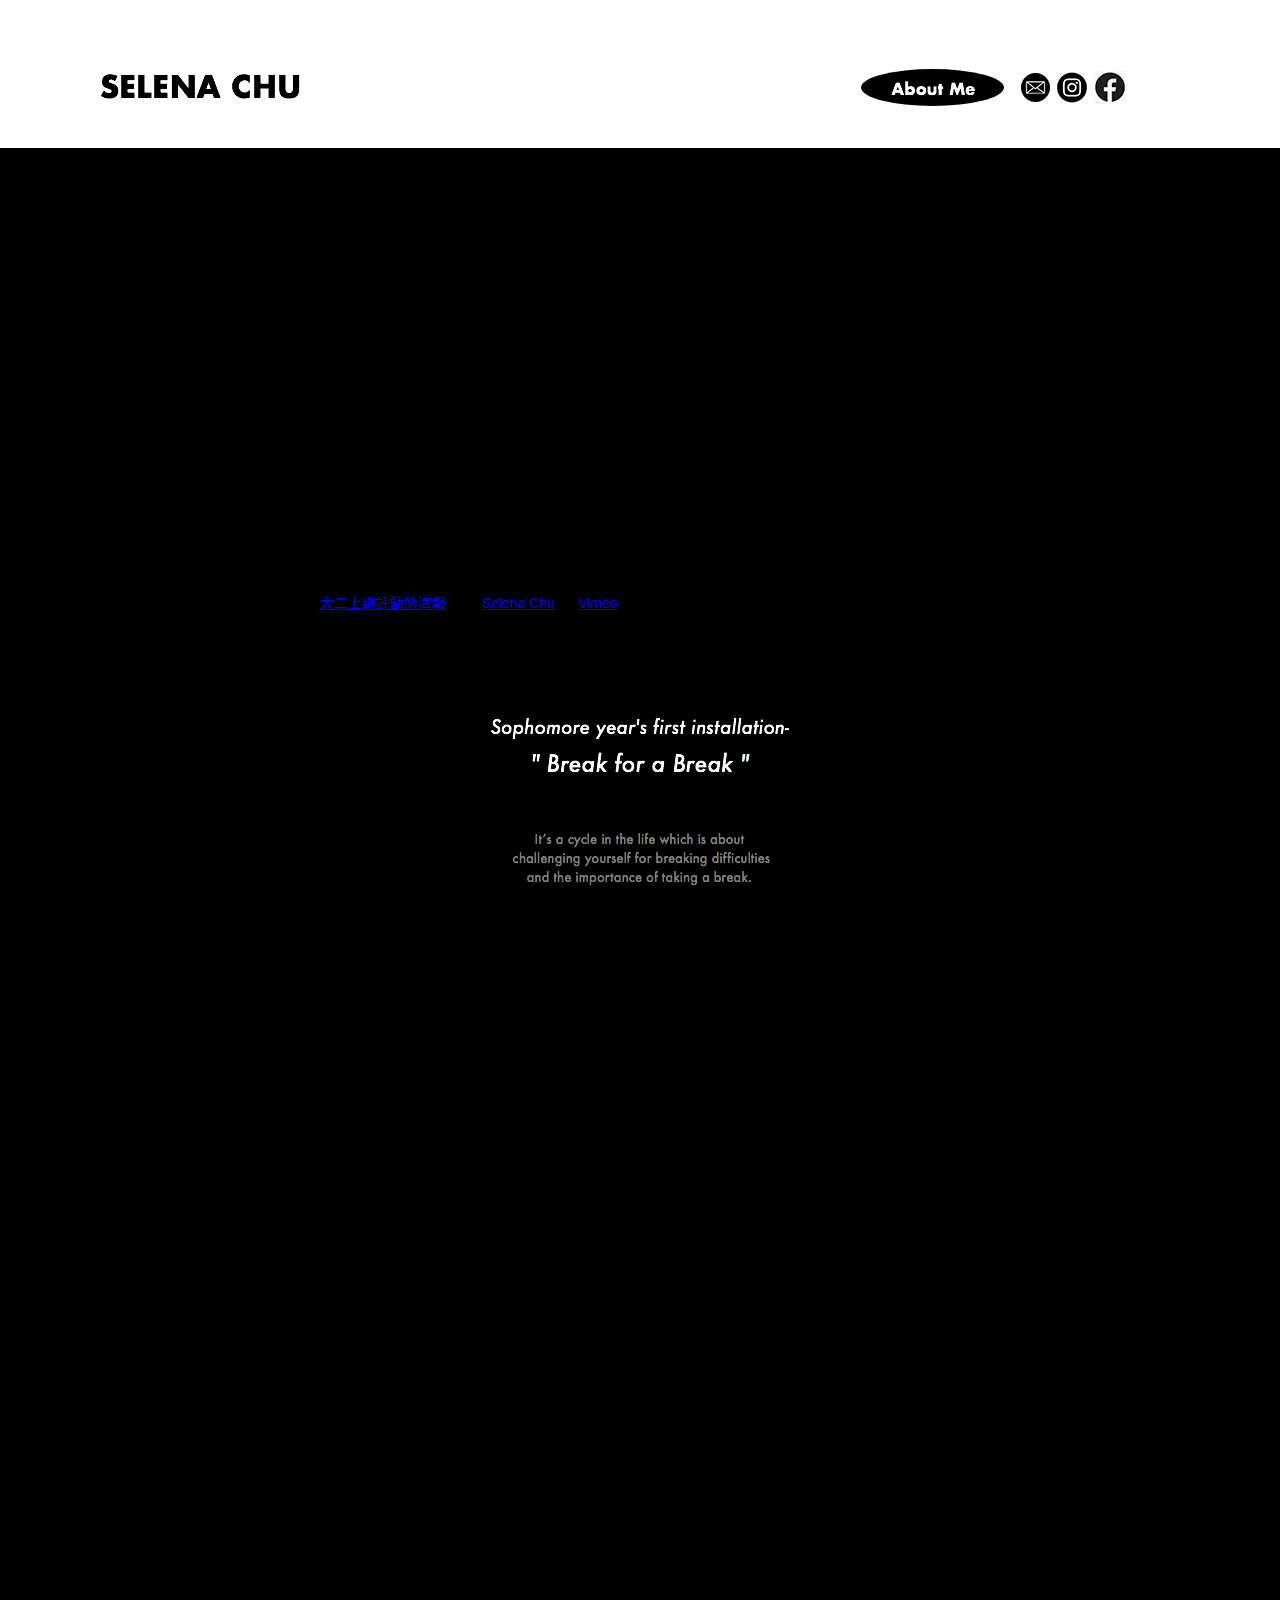
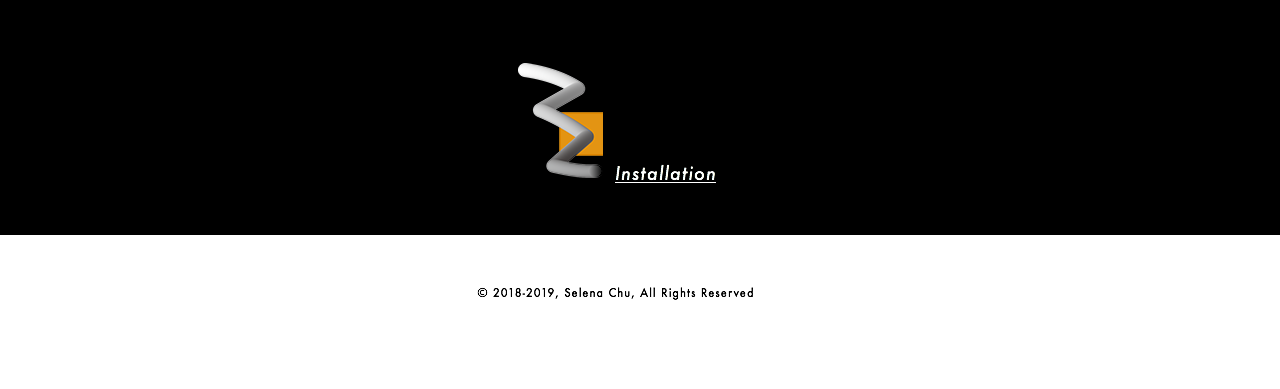
<file: installation.html>
<!DOCTYPE html>
<html class="nojs html css_verticalspacer" lang="zh-TW">
 <head>

  <meta http-equiv="Content-type" content="text/html;charset=UTF-8"/>
  <meta name="generator" content="2018.1.0.386"/>
  <meta name="viewport" content="width=device-width, initial-scale=1.0"/>
  
  <script type="text/javascript">
   // Update the 'nojs'/'js' class on the html node
document.documentElement.className = document.documentElement.className.replace(/\bnojs\b/g, 'js');

// Check that all required assets are uploaded and up-to-date
if(typeof Muse == "undefined") window.Muse = {}; window.Muse.assets = {"required":["museutils.js", "museconfig.js", "jquery.watch.js", "require.js", "installation.css"], "outOfDate":[]};
</script>
  
  <title>Installation</title>
  <!-- CSS -->
  <link rel="stylesheet" type="text/css" href="css/site_global.css?crc=4085801442"/>
  <link rel="stylesheet" type="text/css" href="css/master_a-main.css?crc=354019442"/>
  <link rel="stylesheet" type="text/css" href="css/installation.css?crc=367894303" id="pagesheet"/>
   </head>
 <body>

  <div class="clearfix borderbox" id="page"><!-- group -->
   <div class="clearfix grpelem" id="ppu1039"><!-- column -->
    <div class="clearfix colelem" id="pu1039"><!-- group -->
     <a class="nonblock nontext grpelem" id="u1039" href="about-me.html"><!-- simple frame --></a>
     <a class="nonblock nontext grpelem" id="u426-4" href="index.html"><!-- rasterized frame --><img id="u426-4_img" alt="SELENA CHU" src="images/u426-4.png?crc=230469854" data-image-width="222"/></a>
     <a class="nonblock nontext transition clip_frame grpelem" id="u431" href="mailto:selenaisworking@gmail.com"><!-- image --><img class="block" id="u431_img" src="images/58485698e0bb315b0f7675a8.png?crc=490983433" alt="" data-heightwidthratio="1" data-image-width="29" data-image-height="29"/></a>
     <a class="nonblock nontext transition clip_frame grpelem" id="u580" href="https://www.instagram.com/slnxc/"><!-- image --><img class="block" id="u580_img" src="images/639b3dafb544d6f061fcddd2d6686ddb.png?crc=516677138" alt="" data-heightwidthratio="0.75" data-image-width="44" data-image-height="33"/></a>
     <a class="nonblock nontext transition clip_frame grpelem" id="u427" href="https://www.facebook.com/selena.chu.9"><!-- image --><img class="block" id="u427_img" src="images/281-2815251_transparent-fb-icon-png-new-facebook-icon-2019.jpg?crc=4105556167" alt="" data-heightwidthratio="1.03125" data-image-width="32" data-image-height="33"/></a>
     <a class="nonblock nontext grpelem" id="u1036" href="about-me.html"><!-- state-based BG images --><div id="u1036_states"><img alt="About Me" src="images/blank.gif?crc=4208392903"/><div class="fluid_height_spacer"></div></div></a>
    </div>
    <div class="clearfix colelem" id="pu961"><!-- group -->
     <div class="browser_width grpelem" id="u961-bw">
      <div id="u961"><!-- group -->
       <div class="clearfix" id="u961_align_to_page">
        <a class="anchor_item grpelem" id="top4" data-sizePolicy="fixed" data-pintopage="page_fluidx"></a>
        <div class="clearfix grpelem" id="pu2026"><!-- column -->
         <div class="colelem" id="u2026"><!-- custom html -->
          <iframe src="https://player.vimeo.com/video/385233768" width="640" height="360" frameborder="0" allow="autoplay; fullscreen" allowfullscreen></iframe>
<p><a href="https://vimeo.com/385233768">大二上總評動態海報</a> from <a href="https://vimeo.com/user97808645">Selena Chu</a> on <a href="https://vimeo.com">Vimeo</a>.</p>
         </div>
         <img class="colelem" id="u974-6" alt="Sophomore year's first installation- &quot; Break for a Break &quot;" src="images/u974-6.png?crc=20655506" data-image-width="448"/><!-- rasterized frame -->
         <img class="colelem" id="u987-8" alt="It’s a cycle in the life which is about challenging yourself for breaking difficulties and the importance of taking a break." src="images/u987-8.png?crc=75965406" data-image-width="299"/><!-- rasterized frame -->
         <div class="colelem" id="u983"><!-- custom html -->
          <iframe width="560" height="315" src="https://www.youtube.com/embed/h3z3fW3eWqw" frameborder="0" allow="accelerometer; autoplay; encrypted-media; gyroscope; picture-in-picture" allowfullscreen></iframe>
         </div>
         <a class="nonblock nontext anim_swing transition clip_frame colelem" id="u991" href="installation.html#top4"><!-- image --><img class="block" id="u991_img" src="images/svg-36206x49185x116.png?crc=245503465" alt="" data-heightwidthratio="1.3529411764705883" data-image-width="85" data-image-height="115"/></a>
        </div>
       </div>
      </div>
     </div>
     <a class="nonblock nontext anim_swing grpelem" id="u1000" href="installation.html#top4"><!-- state-based BG images --><div id="u1000_states"><img alt="Installation" src="images/blank.gif?crc=4208392903"/><div class="fluid_height_spacer"></div></div></a>
    </div>
   </div>
   <div class="verticalspacer" data-offset-top="1831" data-content-above-spacer="1830" data-content-below-spacer="152" data-sizePolicy="fixed" data-pintopage="page_fixedLeft"></div>
   <img class="grpelem" id="u1003-5" alt="© 2018-2019, Selena Chu, All Rights Reserved" src="images/u1003-5.png?crc=4186164994" data-image-width="323"/><!-- rasterized frame -->
  </div>
  <div class="preload_images">
   <img class="preload" src="images/u1036_states-r.png?crc=3912539846" alt=""/>
   <img class="preload" src="images/u1000_states-r.png?crc=4198758487" alt=""/>
  </div>
  <!-- Other scripts -->
  <script type="text/javascript">
   // Decide whether to suppress missing file error or not based on preference setting
var suppressMissingFileError = false
</script>
  <script type="text/javascript">
   window.Muse.assets.check=function(c){if(!window.Muse.assets.checked){window.Muse.assets.checked=!0;var b={},d=function(a,b){if(window.getComputedStyle){var c=window.getComputedStyle(a,null);return c&&c.getPropertyValue(b)||c&&c[b]||""}if(document.documentElement.currentStyle)return(c=a.currentStyle)&&c[b]||a.style&&a.style[b]||"";return""},a=function(a){if(a.match(/^rgb/))return a=a.replace(/\s+/g,"").match(/([\d\,]+)/gi)[0].split(","),(parseInt(a[0])<<16)+(parseInt(a[1])<<8)+parseInt(a[2]);if(a.match(/^\#/))return parseInt(a.substr(1),
16);return 0},f=function(f){for(var g=document.getElementsByTagName("link"),j=0;j<g.length;j++)if("text/css"==g[j].type){var l=(g[j].href||"").match(/\/?css\/([\w\-]+\.css)\?crc=(\d+)/);if(!l||!l[1]||!l[2])break;b[l[1]]=l[2]}g=document.createElement("div");g.className="version";g.style.cssText="display:none; width:1px; height:1px;";document.getElementsByTagName("body")[0].appendChild(g);for(j=0;j<Muse.assets.required.length;){var l=Muse.assets.required[j],k=l.match(/([\w\-\.]+)\.(\w+)$/),i=k&&k[1]?
k[1]:null,k=k&&k[2]?k[2]:null;switch(k.toLowerCase()){case "css":i=i.replace(/\W/gi,"_").replace(/^([^a-z])/gi,"_$1");g.className+=" "+i;i=a(d(g,"color"));k=a(d(g,"backgroundColor"));i!=0||k!=0?(Muse.assets.required.splice(j,1),"undefined"!=typeof b[l]&&(i!=b[l]>>>24||k!=(b[l]&16777215))&&Muse.assets.outOfDate.push(l)):j++;g.className="version";break;case "js":j++;break;default:throw Error("Unsupported file type: "+k);}}c?c().jquery!="1.8.3"&&Muse.assets.outOfDate.push("jquery-1.8.3.min.js"):Muse.assets.required.push("jquery-1.8.3.min.js");
g.parentNode.removeChild(g);if(Muse.assets.outOfDate.length||Muse.assets.required.length)g="伺服器上的某些檔案可能遺失或不正確。請清除瀏覽器快取後再試一次。若問題持續發生，請聯絡網站作者。",f&&Muse.assets.outOfDate.length&&(g+="\nOut of date: "+Muse.assets.outOfDate.join(",")),f&&Muse.assets.required.length&&(g+="\nMissing: "+Muse.assets.required.join(",")),suppressMissingFileError?(g+="\nUse SuppressMissingFileError key in AppPrefs.xml to show missing file error pop up.",console.log(g)):alert(g)};location&&location.search&&location.search.match&&location.search.match(/muse_debug/gi)?
setTimeout(function(){f(!0)},5E3):f()}};
var muse_init=function(){require.config({baseUrl:""});require(["jquery","museutils","whatinput","jquery.watch"],function(c){var $ = c;$(document).ready(function(){try{
window.Muse.assets.check($);/* body */
Muse.Utils.transformMarkupToFixBrowserProblemsPreInit();/* body */
Muse.Utils.prepHyperlinks(true);/* body */
Muse.Utils.resizeHeight('.browser_width');/* resize height */
Muse.Utils.requestAnimationFrame(function() { $('body').addClass('initialized'); });/* mark body as initialized */
Muse.Utils.makeButtonsVisibleAfterSettingMinWidth();/* body */
Muse.Utils.fullPage('#page');/* 100% height page */
Muse.Utils.showWidgetsWhenReady();/* body */
Muse.Utils.transformMarkupToFixBrowserProblems();/* body */
}catch(b){if(b&&"function"==typeof b.notify?b.notify():Muse.Assert.fail("Error calling selector function: "+b),false)throw b;}})})};

</script>
  <!-- RequireJS script -->
  <script src="scripts/require.js?crc=7928878" type="text/javascript" async data-main="scripts/museconfig.js?crc=310584261" onload="if (requirejs) requirejs.onError = function(requireType, requireModule) { if (requireType && requireType.toString && requireType.toString().indexOf && 0 <= requireType.toString().indexOf('#scripterror')) window.Muse.assets.check(); }" onerror="window.Muse.assets.check();"></script>
   </body>
</html>
</file>
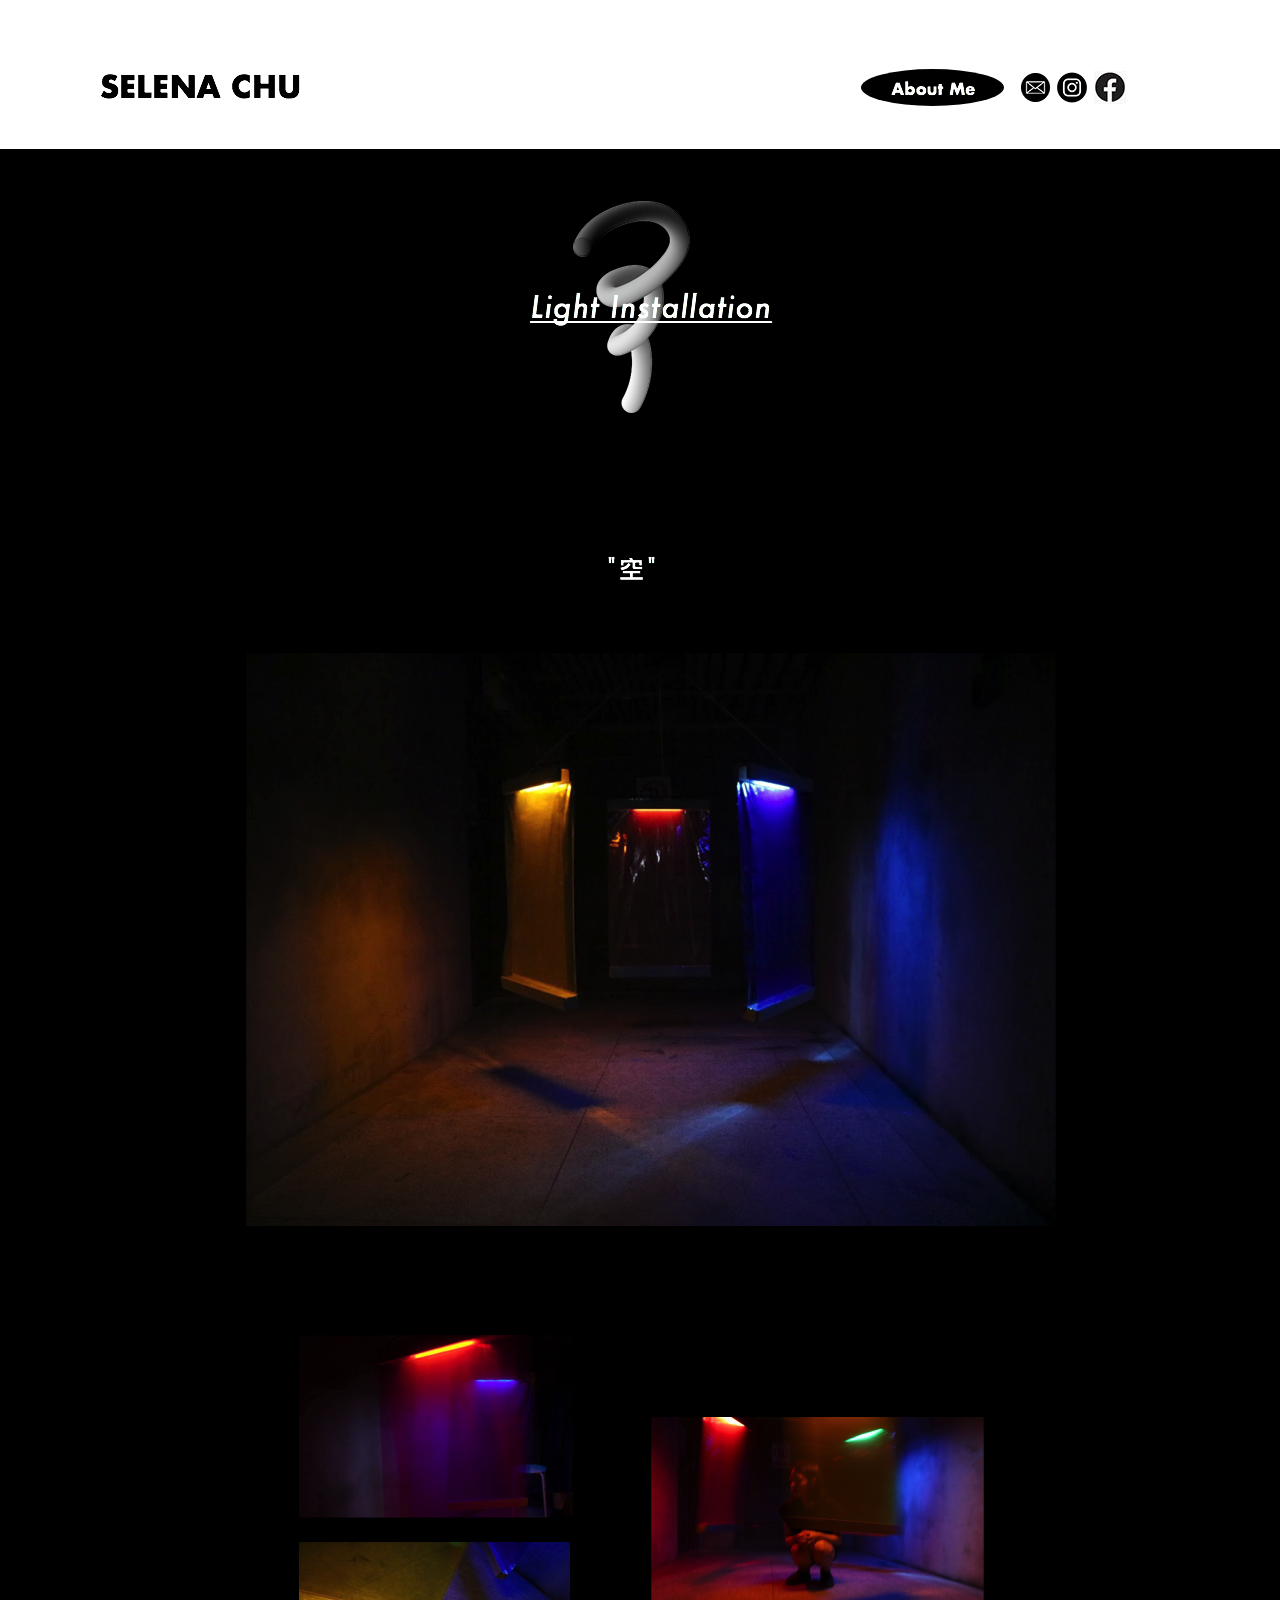
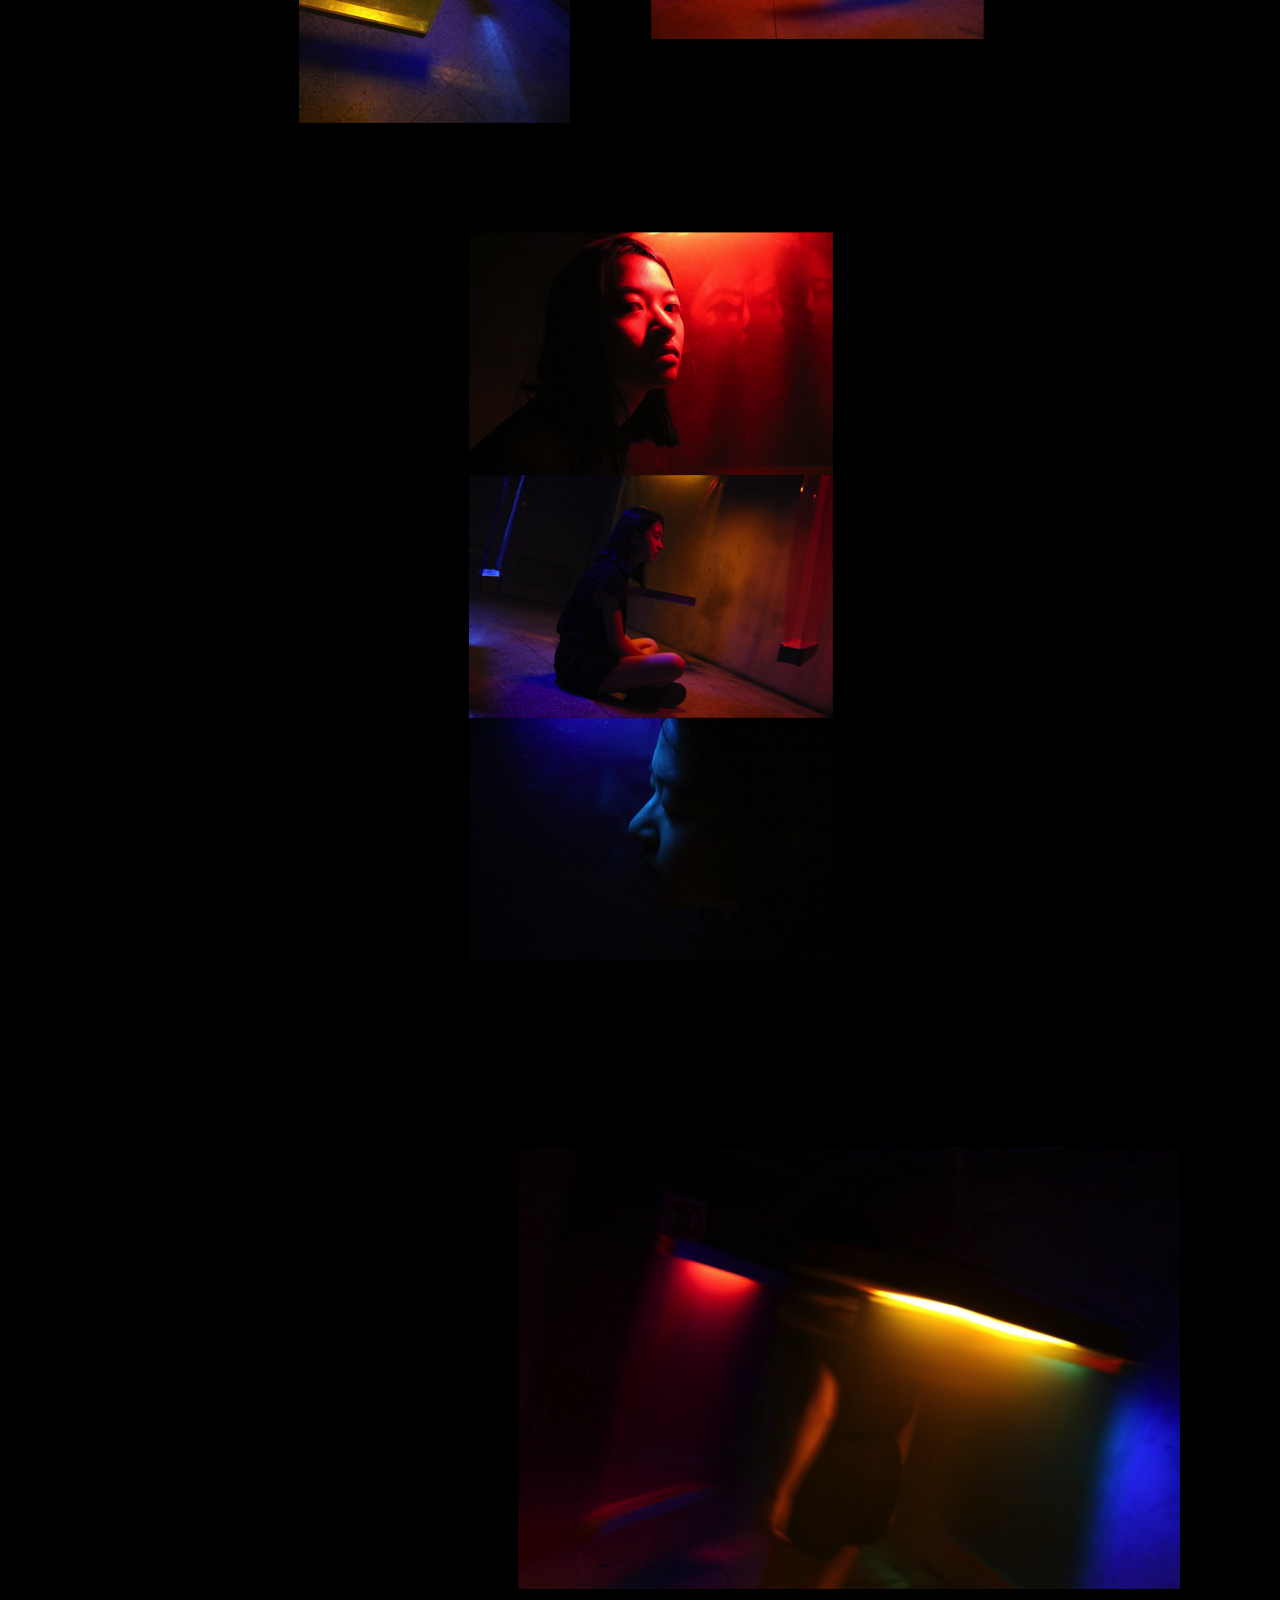
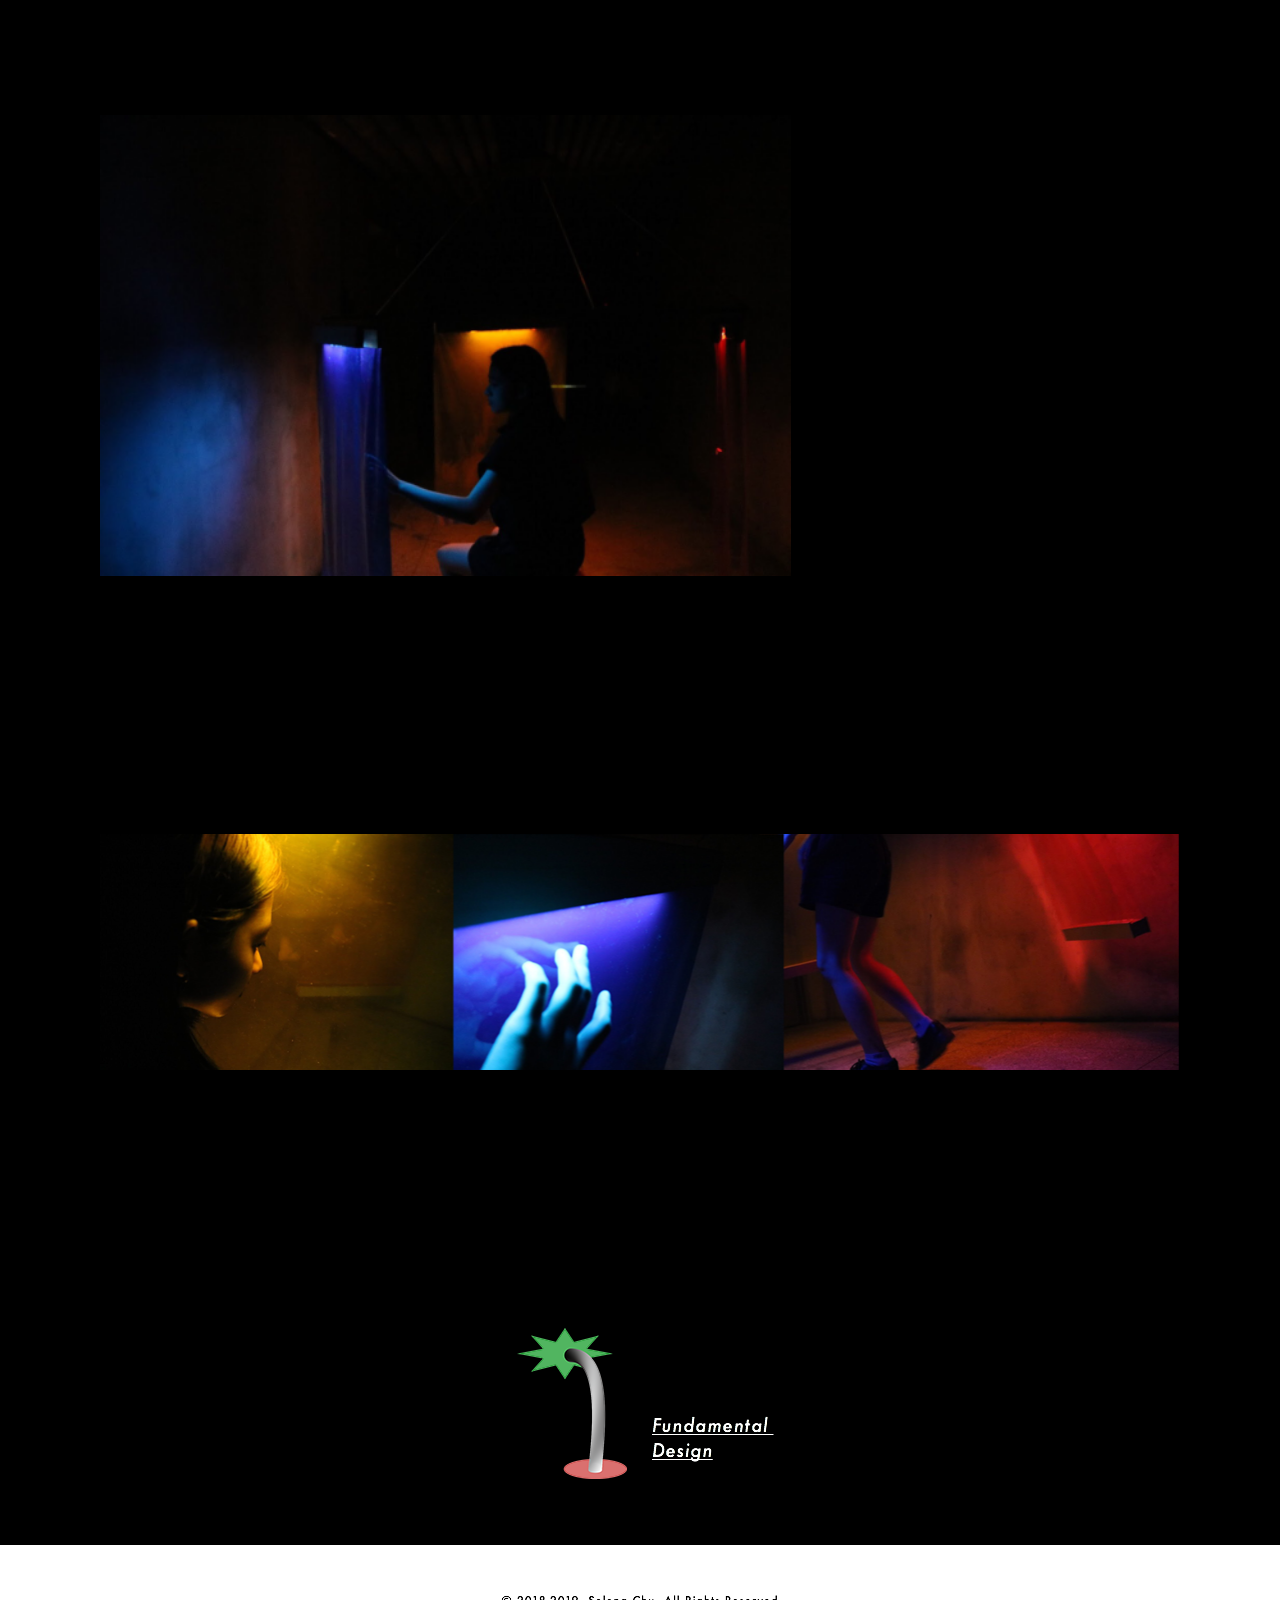
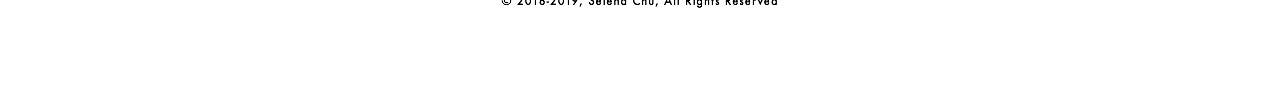
<file: light-installation.html>
<!DOCTYPE html>
<html class="nojs html css_verticalspacer" lang="zh-TW">
 <head>

  <meta http-equiv="Content-type" content="text/html;charset=UTF-8"/>
  <meta name="generator" content="2018.1.0.386"/>
  <meta name="viewport" content="width=device-width, initial-scale=1.0"/>
  
  <script type="text/javascript">
   // Update the 'nojs'/'js' class on the html node
document.documentElement.className = document.documentElement.className.replace(/\bnojs\b/g, 'js');

// Check that all required assets are uploaded and up-to-date
if(typeof Muse == "undefined") window.Muse = {}; window.Muse.assets = {"required":["museutils.js", "museconfig.js", "jquery.watch.js", "require.js", "light-installation.css"], "outOfDate":[]};
</script>
  
  <title>Light Installation</title>
  <!-- CSS -->
  <link rel="stylesheet" type="text/css" href="css/site_global.css?crc=4085801442"/>
  <link rel="stylesheet" type="text/css" href="css/master_a-main.css?crc=354019442"/>
  <link rel="stylesheet" type="text/css" href="css/light-installation.css?crc=3815052371" id="pagesheet"/>
   </head>
 <body>

  <div class="clearfix borderbox" id="page"><!-- group -->
   <div class="clearfix grpelem" id="ppu1039"><!-- column -->
    <div class="clearfix colelem" id="pu1039"><!-- group -->
     <a class="nonblock nontext grpelem" id="u1039" href="about-me.html"><!-- simple frame --></a>
     <a class="nonblock nontext grpelem" id="u426-4" href="index.html"><!-- rasterized frame --><img id="u426-4_img" alt="SELENA CHU" src="images/u426-4.png?crc=230469854" data-image-width="222"/></a>
     <a class="nonblock nontext transition clip_frame grpelem" id="u431" href="mailto:selenaisworking@gmail.com"><!-- image --><img class="block" id="u431_img" src="images/58485698e0bb315b0f7675a8.png?crc=490983433" alt="" data-heightwidthratio="1" data-image-width="29" data-image-height="29"/></a>
     <a class="nonblock nontext transition clip_frame grpelem" id="u580" href="https://www.instagram.com/slnxc/"><!-- image --><img class="block" id="u580_img" src="images/639b3dafb544d6f061fcddd2d6686ddb.png?crc=516677138" alt="" data-heightwidthratio="0.75" data-image-width="44" data-image-height="33"/></a>
     <a class="nonblock nontext transition clip_frame grpelem" id="u427" href="https://www.facebook.com/selena.chu.9"><!-- image --><img class="block" id="u427_img" src="images/281-2815251_transparent-fb-icon-png-new-facebook-icon-2019.jpg?crc=4105556167" alt="" data-heightwidthratio="1.03125" data-image-width="32" data-image-height="33"/></a>
     <a class="nonblock nontext grpelem" id="u1036" href="about-me.html"><!-- state-based BG images --><div id="u1036_states"><img alt="About Me" src="images/blank.gif?crc=4208392903"/><div class="fluid_height_spacer"></div></div></a>
    </div>
    <div class="clearfix colelem" id="pu1504"><!-- group -->
     <div class="browser_width grpelem" id="u1504-bw">
      <div id="u1504"><!-- column -->
       <div class="clearfix" id="u1504_align_to_page">
        <div class="clearfix colelem" id="pu1547"><!-- group -->
         <div class="clip_frame grpelem" id="u1547"><!-- image -->
          <img class="block" id="u1547_img" src="images/svg-213938x387.png?crc=364365829" alt="" data-heightwidthratio="1.811965811965812" data-image-width="117" data-image-height="212"/>
         </div>
         <a class="nonblock nontext MuseLinkActive grpelem" id="u1556-4" href="light-installation.html"><!-- rasterized frame --><img id="u1556-4_img" alt="Light Installation" src="images/u1556-4-a.png?crc=228682343" data-image-width="620"/></a>
        </div>
        <img class="colelem" id="u1522-9" alt="&quot;空&quot; " src="images/u1522-9.png?crc=4075938701" data-image-width="391"/><!-- rasterized frame -->
        <div class="clip_frame colelem" id="u1527"><!-- image -->
         <img class="block" id="u1527_img" src="images/svg606614x429poster-crop-u1527.png?crc=396002599" alt="" data-heightwidthratio="0.7074074074074074" data-image-width="810" data-image-height="573"/>
        </div>
        <div class="clearfix colelem" id="pu1561"><!-- group -->
         <div class="clip_frame grpelem" id="u1561"><!-- image -->
          <img class="block" id="u1561_img" src="images/svg273855x387poster.png?crc=3981187517" alt="" data-heightwidthratio="1.416058394160584" data-image-width="274" data-image-height="388"/>
         </div>
         <div class="clip_frame grpelem" id="u1590"><!-- image -->
          <img class="block" id="u1590_img" src="images/svg333385x222poster.png?crc=3829280881" alt="" data-heightwidthratio="0.6646706586826348" data-image-width="334" data-image-height="222"/>
         </div>
        </div>
        <div class="clip_frame colelem" id="u1600"><!-- image -->
         <img class="block" id="u1600_img" src="images/svg205613x411poster-crop-u1600.png?crc=4204038009" alt="" data-heightwidthratio="2" data-image-width="364" data-image-height="728"/>
        </div>
        <div class="clip_frame colelem" id="u1620"><!-- image -->
         <img class="block" id="u1620_img" src="images/svg53995x360poster.png?crc=221383943" alt="" data-heightwidthratio="0.6666666666666666" data-image-width="663" data-image-height="442"/>
        </div>
        <div class="clip_frame colelem" id="u1610"><!-- image -->
         <img class="block" id="u1610_img" src="images/svg-540039x360.png?crc=417530212" alt="" data-heightwidthratio="0.6671490593342981" data-image-width="691" data-image-height="461"/>
        </div>
        <div class="clip_frame colelem" id="u1580"><!-- image -->
         <img class="block" id="u1580_img" src="images/svg-1213625x265.png?crc=4272063723" alt="" data-heightwidthratio="0.21872103799814643" data-image-width="1079" data-image-height="236"/>
        </div>
        <a class="nonblock nontext transition clip_frame colelem" id="u1628" href="fundamental-design.html"><!-- image --><img class="block" id="u1628_img" src="images/svg-453289x621.png?crc=3960315674" alt="" data-heightwidthratio="1.3727272727272728" data-image-width="110" data-image-height="151"/></a>
       </div>
      </div>
     </div>
     <a class="nonblock nontext grpelem" id="u1637" href="fundamental-design.html"><!-- state-based BG images --><div id="u1637_states"><img alt="Fundamental Design" src="images/blank.gif?crc=4208392903"/><div class="fluid_height_spacer"></div></div></a>
    </div>
   </div>
   <div class="verticalspacer" data-offset-top="4742" data-content-above-spacer="4742" data-content-below-spacer="152" data-sizePolicy="fixed" data-pintopage="page_fixedLeft"></div>
   <img class="grpelem" id="u1640-5" alt="© 2018-2019, Selena Chu, All Rights Reserved" src="images/u1640-5.png?crc=4186164994" data-image-width="323"/><!-- rasterized frame -->
  </div>
  <div class="preload_images">
   <img class="preload" src="images/u1036_states-r.png?crc=3912539846" alt=""/>
   <img class="preload" src="images/u1637_states-r.png?crc=520117186" alt=""/>
  </div>
  <!-- Other scripts -->
  <script type="text/javascript">
   // Decide whether to suppress missing file error or not based on preference setting
var suppressMissingFileError = false
</script>
  <script type="text/javascript">
   window.Muse.assets.check=function(c){if(!window.Muse.assets.checked){window.Muse.assets.checked=!0;var b={},d=function(a,b){if(window.getComputedStyle){var c=window.getComputedStyle(a,null);return c&&c.getPropertyValue(b)||c&&c[b]||""}if(document.documentElement.currentStyle)return(c=a.currentStyle)&&c[b]||a.style&&a.style[b]||"";return""},a=function(a){if(a.match(/^rgb/))return a=a.replace(/\s+/g,"").match(/([\d\,]+)/gi)[0].split(","),(parseInt(a[0])<<16)+(parseInt(a[1])<<8)+parseInt(a[2]);if(a.match(/^\#/))return parseInt(a.substr(1),
16);return 0},f=function(f){for(var g=document.getElementsByTagName("link"),j=0;j<g.length;j++)if("text/css"==g[j].type){var l=(g[j].href||"").match(/\/?css\/([\w\-]+\.css)\?crc=(\d+)/);if(!l||!l[1]||!l[2])break;b[l[1]]=l[2]}g=document.createElement("div");g.className="version";g.style.cssText="display:none; width:1px; height:1px;";document.getElementsByTagName("body")[0].appendChild(g);for(j=0;j<Muse.assets.required.length;){var l=Muse.assets.required[j],k=l.match(/([\w\-\.]+)\.(\w+)$/),i=k&&k[1]?
k[1]:null,k=k&&k[2]?k[2]:null;switch(k.toLowerCase()){case "css":i=i.replace(/\W/gi,"_").replace(/^([^a-z])/gi,"_$1");g.className+=" "+i;i=a(d(g,"color"));k=a(d(g,"backgroundColor"));i!=0||k!=0?(Muse.assets.required.splice(j,1),"undefined"!=typeof b[l]&&(i!=b[l]>>>24||k!=(b[l]&16777215))&&Muse.assets.outOfDate.push(l)):j++;g.className="version";break;case "js":j++;break;default:throw Error("Unsupported file type: "+k);}}c?c().jquery!="1.8.3"&&Muse.assets.outOfDate.push("jquery-1.8.3.min.js"):Muse.assets.required.push("jquery-1.8.3.min.js");
g.parentNode.removeChild(g);if(Muse.assets.outOfDate.length||Muse.assets.required.length)g="伺服器上的某些檔案可能遺失或不正確。請清除瀏覽器快取後再試一次。若問題持續發生，請聯絡網站作者。",f&&Muse.assets.outOfDate.length&&(g+="\nOut of date: "+Muse.assets.outOfDate.join(",")),f&&Muse.assets.required.length&&(g+="\nMissing: "+Muse.assets.required.join(",")),suppressMissingFileError?(g+="\nUse SuppressMissingFileError key in AppPrefs.xml to show missing file error pop up.",console.log(g)):alert(g)};location&&location.search&&location.search.match&&location.search.match(/muse_debug/gi)?
setTimeout(function(){f(!0)},5E3):f()}};
var muse_init=function(){require.config({baseUrl:""});require(["jquery","museutils","whatinput","jquery.watch"],function(c){var $ = c;$(document).ready(function(){try{
window.Muse.assets.check($);/* body */
Muse.Utils.transformMarkupToFixBrowserProblemsPreInit();/* body */
Muse.Utils.prepHyperlinks(true);/* body */
Muse.Utils.resizeHeight('.browser_width');/* resize height */
Muse.Utils.requestAnimationFrame(function() { $('body').addClass('initialized'); });/* mark body as initialized */
Muse.Utils.makeButtonsVisibleAfterSettingMinWidth();/* body */
Muse.Utils.fullPage('#page');/* 100% height page */
Muse.Utils.showWidgetsWhenReady();/* body */
Muse.Utils.transformMarkupToFixBrowserProblems();/* body */
}catch(b){if(b&&"function"==typeof b.notify?b.notify():Muse.Assert.fail("Error calling selector function: "+b),false)throw b;}})})};

</script>
  <!-- RequireJS script -->
  <script src="scripts/require.js?crc=7928878" type="text/javascript" async data-main="scripts/museconfig.js?crc=310584261" onload="if (requirejs) requirejs.onError = function(requireType, requireModule) { if (requireType && requireType.toString && requireType.toString().indexOf && 0 <= requireType.toString().indexOf('#scripterror')) window.Muse.assets.check(); }" onerror="window.Muse.assets.check();"></script>
   </body>
</html>
</file>
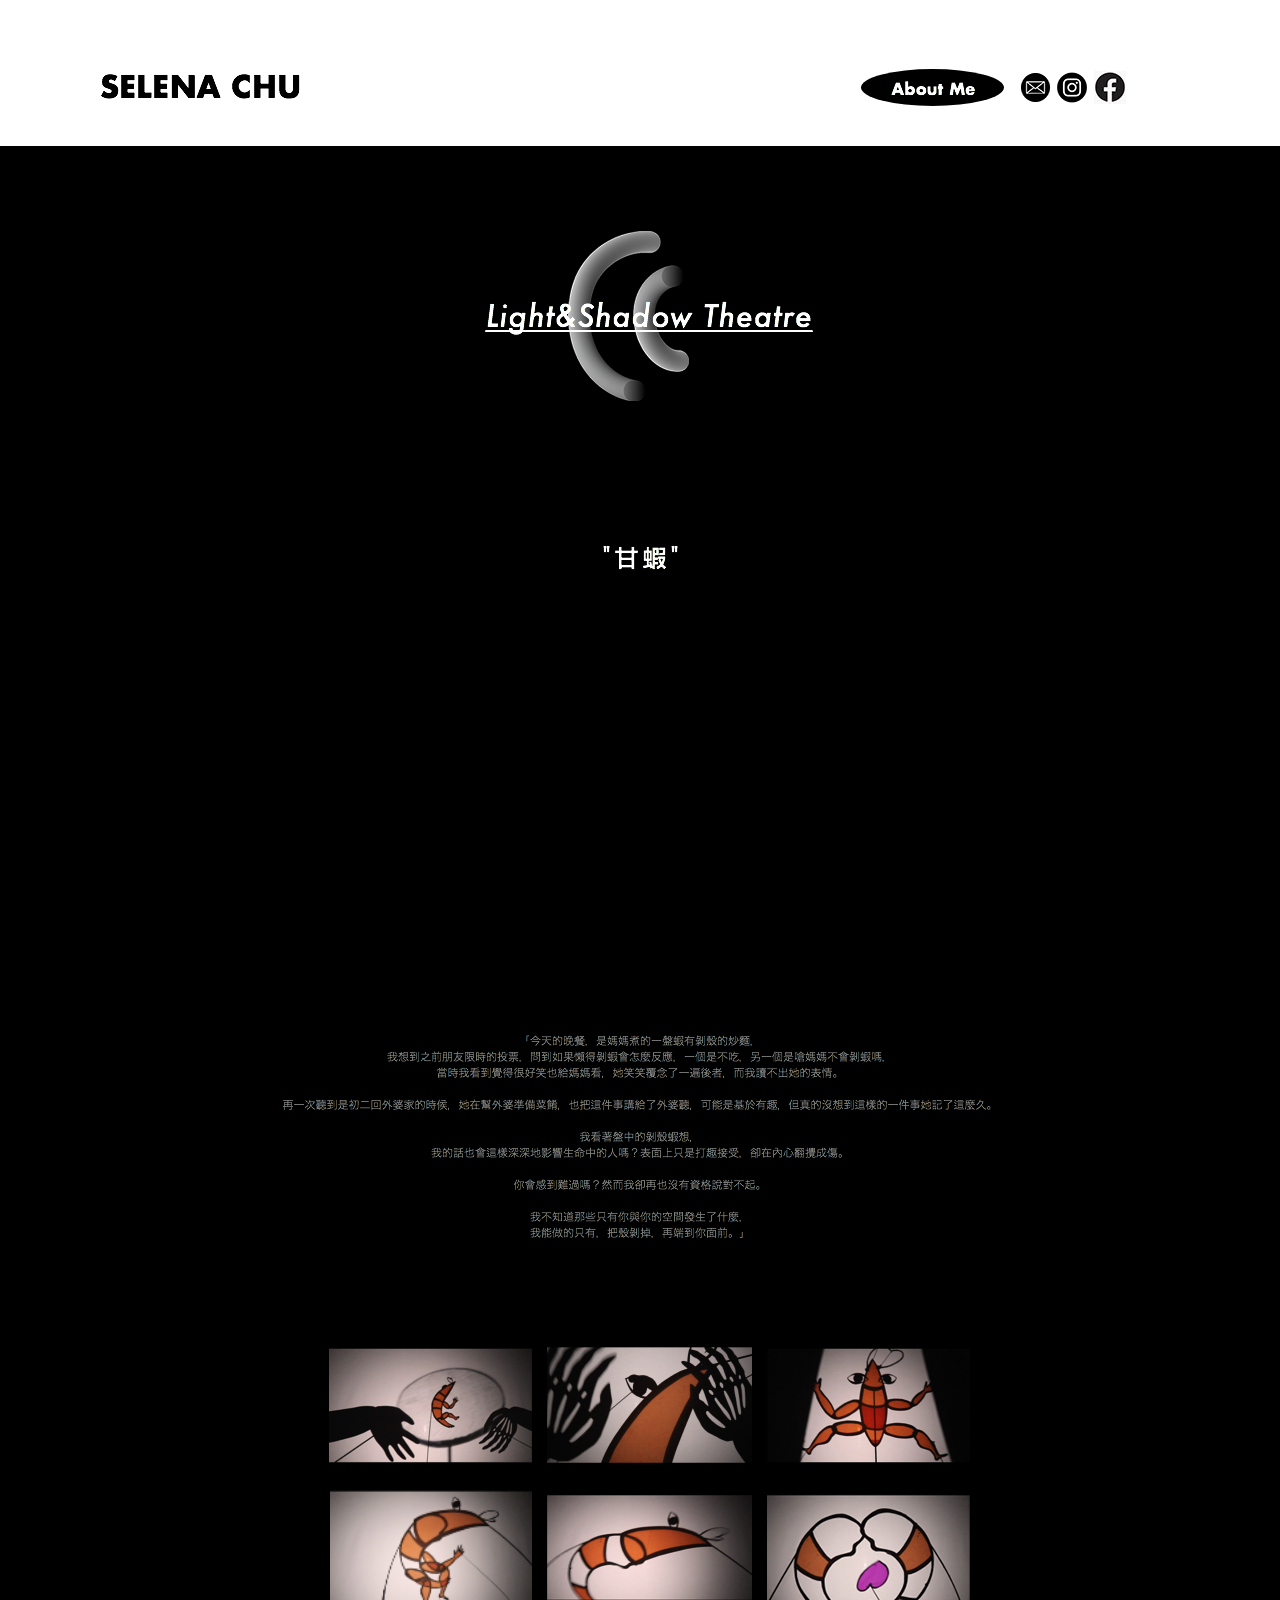
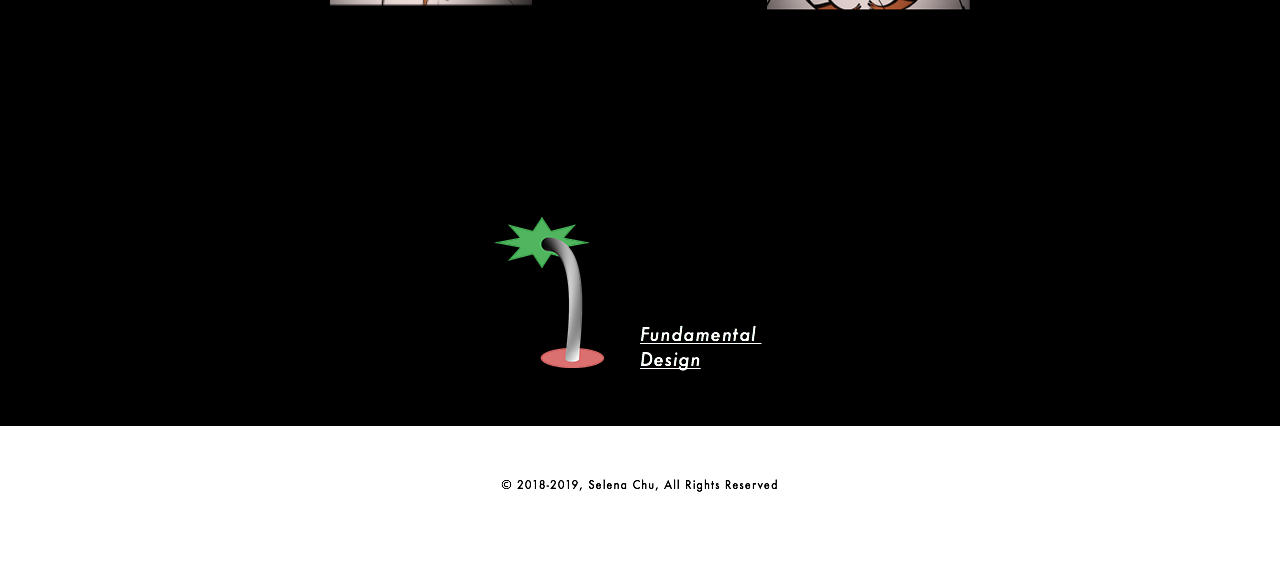
<file: light-shadow-theatre.html>
<!DOCTYPE html>
<html class="nojs html css_verticalspacer" lang="zh-TW">
 <head>

  <meta http-equiv="Content-type" content="text/html;charset=UTF-8"/>
  <meta name="generator" content="2018.1.0.386"/>
  <meta name="viewport" content="width=device-width, initial-scale=1.0"/>
  
  <script type="text/javascript">
   // Update the 'nojs'/'js' class on the html node
document.documentElement.className = document.documentElement.className.replace(/\bnojs\b/g, 'js');

// Check that all required assets are uploaded and up-to-date
if(typeof Muse == "undefined") window.Muse = {}; window.Muse.assets = {"required":["museutils.js", "museconfig.js", "jquery.watch.js", "require.js", "light-shadow-theatre.css"], "outOfDate":[]};
</script>
  
  <title>Light&amp;Shadow Theatre</title>
  <!-- CSS -->
  <link rel="stylesheet" type="text/css" href="css/site_global.css?crc=4085801442"/>
  <link rel="stylesheet" type="text/css" href="css/master_a-main.css?crc=354019442"/>
  <link rel="stylesheet" type="text/css" href="css/light-shadow-theatre.css?crc=455892681" id="pagesheet"/>
   </head>
 <body>

  <div class="clearfix borderbox" id="page"><!-- group -->
   <div class="clearfix grpelem" id="ppu1039"><!-- column -->
    <div class="clearfix colelem" id="pu1039"><!-- group -->
     <a class="nonblock nontext grpelem" id="u1039" href="about-me.html"><!-- simple frame --></a>
     <a class="nonblock nontext grpelem" id="u426-4" href="index.html"><!-- rasterized frame --><img id="u426-4_img" alt="SELENA CHU" src="images/u426-4.png?crc=230469854" data-image-width="222"/></a>
     <a class="nonblock nontext transition clip_frame grpelem" id="u431" href="mailto:selenaisworking@gmail.com"><!-- image --><img class="block" id="u431_img" src="images/58485698e0bb315b0f7675a8.png?crc=490983433" alt="" data-heightwidthratio="1" data-image-width="29" data-image-height="29"/></a>
     <a class="nonblock nontext transition clip_frame grpelem" id="u580" href="https://www.instagram.com/slnxc/"><!-- image --><img class="block" id="u580_img" src="images/639b3dafb544d6f061fcddd2d6686ddb.png?crc=516677138" alt="" data-heightwidthratio="0.75" data-image-width="44" data-image-height="33"/></a>
     <a class="nonblock nontext transition clip_frame grpelem" id="u427" href="https://www.facebook.com/selena.chu.9"><!-- image --><img class="block" id="u427_img" src="images/281-2815251_transparent-fb-icon-png-new-facebook-icon-2019.jpg?crc=4105556167" alt="" data-heightwidthratio="1.03125" data-image-width="32" data-image-height="33"/></a>
     <a class="nonblock nontext grpelem" id="u1036" href="about-me.html"><!-- state-based BG images --><div id="u1036_states"><img alt="About Me" src="images/blank.gif?crc=4208392903"/><div class="fluid_height_spacer"></div></div></a>
    </div>
    <div class="clearfix colelem" id="pu1655"><!-- group -->
     <div class="browser_width grpelem" id="u1655-bw">
      <div id="u1655"><!-- column -->
       <div class="clearfix" id="u1655_align_to_page">
        <div class="clearfix colelem" id="pu1661"><!-- group -->
         <div class="clip_frame grpelem" id="u1661"><!-- image -->
          <img class="block" id="u1661_img" src="images/svg-268434x377-crop-u1661.png?crc=4011507787" alt="" data-heightwidthratio="1.4049586776859504" data-image-width="121" data-image-height="170"/>
         </div>
         <a class="nonblock nontext MuseLinkActive grpelem" id="u1658-4" href="light-shadow-theatre.html"><!-- rasterized frame --><img id="u1658-4_img" alt="Light&amp;Shadow Theatre" src="images/u1658-4-a.png?crc=4287409076" data-image-width="620"/></a>
        </div>
        <img class="colelem" id="u1674-9" alt="&quot;甘蝦&quot; " src="images/u1674-9.png?crc=467516367" data-image-width="391"/><!-- rasterized frame -->
        <div class="colelem" id="u1670"><!-- custom html -->
         <iframe width="560" height="315" src="https://www.youtube.com/embed/tilZL5kyYso" frameborder="0" allow="accelerometer; autoplay; encrypted-media; gyroscope; picture-in-picture" allowfullscreen></iframe>
        </div>
        <img class="colelem" id="u1677-25" alt="「今天的晚餐，是媽媽煮的一盤蝦有剝殼的炒麵， 我想到之前朋友限時的投票，問到如果懶得剝蝦會怎麼反應，一個是不吃，另一個是嗆媽媽不會剝蝦嗎， 當時我看到覺得很好笑也給媽媽看，她笑笑覆念了一遍後者，而我讀不出她的表情。 再一次聽到是初二回外婆家的時候，她在幫外婆準備菜餚，也把這件事講給了外婆聽，可能是基於有趣，但真的沒想到這樣的一件事她記了這麼久。 我看著盤中的剝殼蝦想， 我的話也會這樣深深地影響生命中的人嗎？表面上只是打趣接受，卻在內心翻攪成傷。 你會感到難過嗎？然而我卻再也沒有資格說對不起。 我不知道那些只有你與你的空間發生了什麼， 我能做的只有，把殼剝掉，再端到你面前。」 " src="images/u1677-25.png?crc=347282513" data-image-width="752"/><!-- rasterized frame -->
        <div class="clearfix colelem" id="pu1695"><!-- group -->
         <div class="clip_frame grpelem" id="u1695"><!-- image -->
          <img class="block" id="u1695_img" src="images/svg202664x126poster.png?crc=3964642008" alt="" data-heightwidthratio="0.625615763546798" data-image-width="203" data-image-height="127"/>
         </div>
         <div class="clip_frame grpelem" id="u1715"><!-- image -->
          <img class="block" id="u1715_img" src="images/svg-204809x128.png?crc=3798007950" alt="" data-heightwidthratio="0.624390243902439" data-image-width="205" data-image-height="128"/>
         </div>
         <div class="clip_frame grpelem" id="u1765"><!-- image -->
          <img class="block" id="u1765_img" src="images/svg152252x95poster-crop-u1765.png?crc=3888862818" alt="" data-heightwidthratio="0.6225490196078431" data-image-width="204" data-image-height="127"/>
         </div>
        </div>
        <div class="clearfix colelem" id="pu1775"><!-- group -->
         <div class="clip_frame grpelem" id="u1775"><!-- image -->
          <img class="block" id="u1775_img" src="images/svg-152099x95.png?crc=493380599" alt="" data-heightwidthratio="0.6237623762376238" data-image-width="202" data-image-height="126"/>
         </div>
         <div class="clip_frame grpelem" id="u1785"><!-- image -->
          <img class="block" id="u1785_img" src="images/svg153738x87poster-crop-u1785.png?crc=386952747" alt="" data-heightwidthratio="0.5707317073170731" data-image-width="205" data-image-height="117"/>
         </div>
         <div class="clip_frame grpelem" id="u1795"><!-- image -->
          <img class="block" id="u1795_img" src="images/svg-242548x151.png?crc=88205466" alt="" data-heightwidthratio="0.625615763546798" data-image-width="203" data-image-height="127"/>
         </div>
        </div>
        <a class="nonblock nontext transition clip_frame colelem" id="u1803" href="fundamental-design.html"><!-- image --><img class="block" id="u1803_img" src="images/svg-453289x621.png?crc=3960315674" alt="" data-heightwidthratio="1.3727272727272728" data-image-width="110" data-image-height="151"/></a>
       </div>
      </div>
     </div>
     <a class="nonblock nontext grpelem" id="u1812" href="fundamental-design.html"><!-- state-based BG images --><div id="u1812_states"><img alt="Fundamental Design" src="images/blank.gif?crc=4208392903"/><div class="fluid_height_spacer"></div></div></a>
    </div>
   </div>
   <div class="verticalspacer" data-offset-top="2023" data-content-above-spacer="2023" data-content-below-spacer="153" data-sizePolicy="fixed" data-pintopage="page_fixedLeft"></div>
   <img class="grpelem" id="u1815-5" alt="© 2018-2019, Selena Chu, All Rights Reserved" src="images/u1815-5.png?crc=4186164994" data-image-width="323"/><!-- rasterized frame -->
  </div>
  <div class="preload_images">
   <img class="preload" src="images/u1036_states-r.png?crc=3912539846" alt=""/>
   <img class="preload" src="images/u1812_states-r.png?crc=520117186" alt=""/>
  </div>
  <!-- Other scripts -->
  <script type="text/javascript">
   // Decide whether to suppress missing file error or not based on preference setting
var suppressMissingFileError = false
</script>
  <script type="text/javascript">
   window.Muse.assets.check=function(c){if(!window.Muse.assets.checked){window.Muse.assets.checked=!0;var b={},d=function(a,b){if(window.getComputedStyle){var c=window.getComputedStyle(a,null);return c&&c.getPropertyValue(b)||c&&c[b]||""}if(document.documentElement.currentStyle)return(c=a.currentStyle)&&c[b]||a.style&&a.style[b]||"";return""},a=function(a){if(a.match(/^rgb/))return a=a.replace(/\s+/g,"").match(/([\d\,]+)/gi)[0].split(","),(parseInt(a[0])<<16)+(parseInt(a[1])<<8)+parseInt(a[2]);if(a.match(/^\#/))return parseInt(a.substr(1),
16);return 0},f=function(f){for(var g=document.getElementsByTagName("link"),j=0;j<g.length;j++)if("text/css"==g[j].type){var l=(g[j].href||"").match(/\/?css\/([\w\-]+\.css)\?crc=(\d+)/);if(!l||!l[1]||!l[2])break;b[l[1]]=l[2]}g=document.createElement("div");g.className="version";g.style.cssText="display:none; width:1px; height:1px;";document.getElementsByTagName("body")[0].appendChild(g);for(j=0;j<Muse.assets.required.length;){var l=Muse.assets.required[j],k=l.match(/([\w\-\.]+)\.(\w+)$/),i=k&&k[1]?
k[1]:null,k=k&&k[2]?k[2]:null;switch(k.toLowerCase()){case "css":i=i.replace(/\W/gi,"_").replace(/^([^a-z])/gi,"_$1");g.className+=" "+i;i=a(d(g,"color"));k=a(d(g,"backgroundColor"));i!=0||k!=0?(Muse.assets.required.splice(j,1),"undefined"!=typeof b[l]&&(i!=b[l]>>>24||k!=(b[l]&16777215))&&Muse.assets.outOfDate.push(l)):j++;g.className="version";break;case "js":j++;break;default:throw Error("Unsupported file type: "+k);}}c?c().jquery!="1.8.3"&&Muse.assets.outOfDate.push("jquery-1.8.3.min.js"):Muse.assets.required.push("jquery-1.8.3.min.js");
g.parentNode.removeChild(g);if(Muse.assets.outOfDate.length||Muse.assets.required.length)g="伺服器上的某些檔案可能遺失或不正確。請清除瀏覽器快取後再試一次。若問題持續發生，請聯絡網站作者。",f&&Muse.assets.outOfDate.length&&(g+="\nOut of date: "+Muse.assets.outOfDate.join(",")),f&&Muse.assets.required.length&&(g+="\nMissing: "+Muse.assets.required.join(",")),suppressMissingFileError?(g+="\nUse SuppressMissingFileError key in AppPrefs.xml to show missing file error pop up.",console.log(g)):alert(g)};location&&location.search&&location.search.match&&location.search.match(/muse_debug/gi)?
setTimeout(function(){f(!0)},5E3):f()}};
var muse_init=function(){require.config({baseUrl:""});require(["jquery","museutils","whatinput","jquery.watch"],function(c){var $ = c;$(document).ready(function(){try{
window.Muse.assets.check($);/* body */
Muse.Utils.transformMarkupToFixBrowserProblemsPreInit();/* body */
Muse.Utils.prepHyperlinks(true);/* body */
Muse.Utils.resizeHeight('.browser_width');/* resize height */
Muse.Utils.requestAnimationFrame(function() { $('body').addClass('initialized'); });/* mark body as initialized */
Muse.Utils.makeButtonsVisibleAfterSettingMinWidth();/* body */
Muse.Utils.fullPage('#page');/* 100% height page */
Muse.Utils.showWidgetsWhenReady();/* body */
Muse.Utils.transformMarkupToFixBrowserProblems();/* body */
}catch(b){if(b&&"function"==typeof b.notify?b.notify():Muse.Assert.fail("Error calling selector function: "+b),false)throw b;}})})};

</script>
  <!-- RequireJS script -->
  <script src="scripts/require.js?crc=7928878" type="text/javascript" async data-main="scripts/museconfig.js?crc=310584261" onload="if (requirejs) requirejs.onError = function(requireType, requireModule) { if (requireType && requireType.toString && requireType.toString().indexOf && 0 <= requireType.toString().indexOf('#scripterror')) window.Muse.assets.check(); }" onerror="window.Muse.assets.check();"></script>
   </body>
</html>
</file>
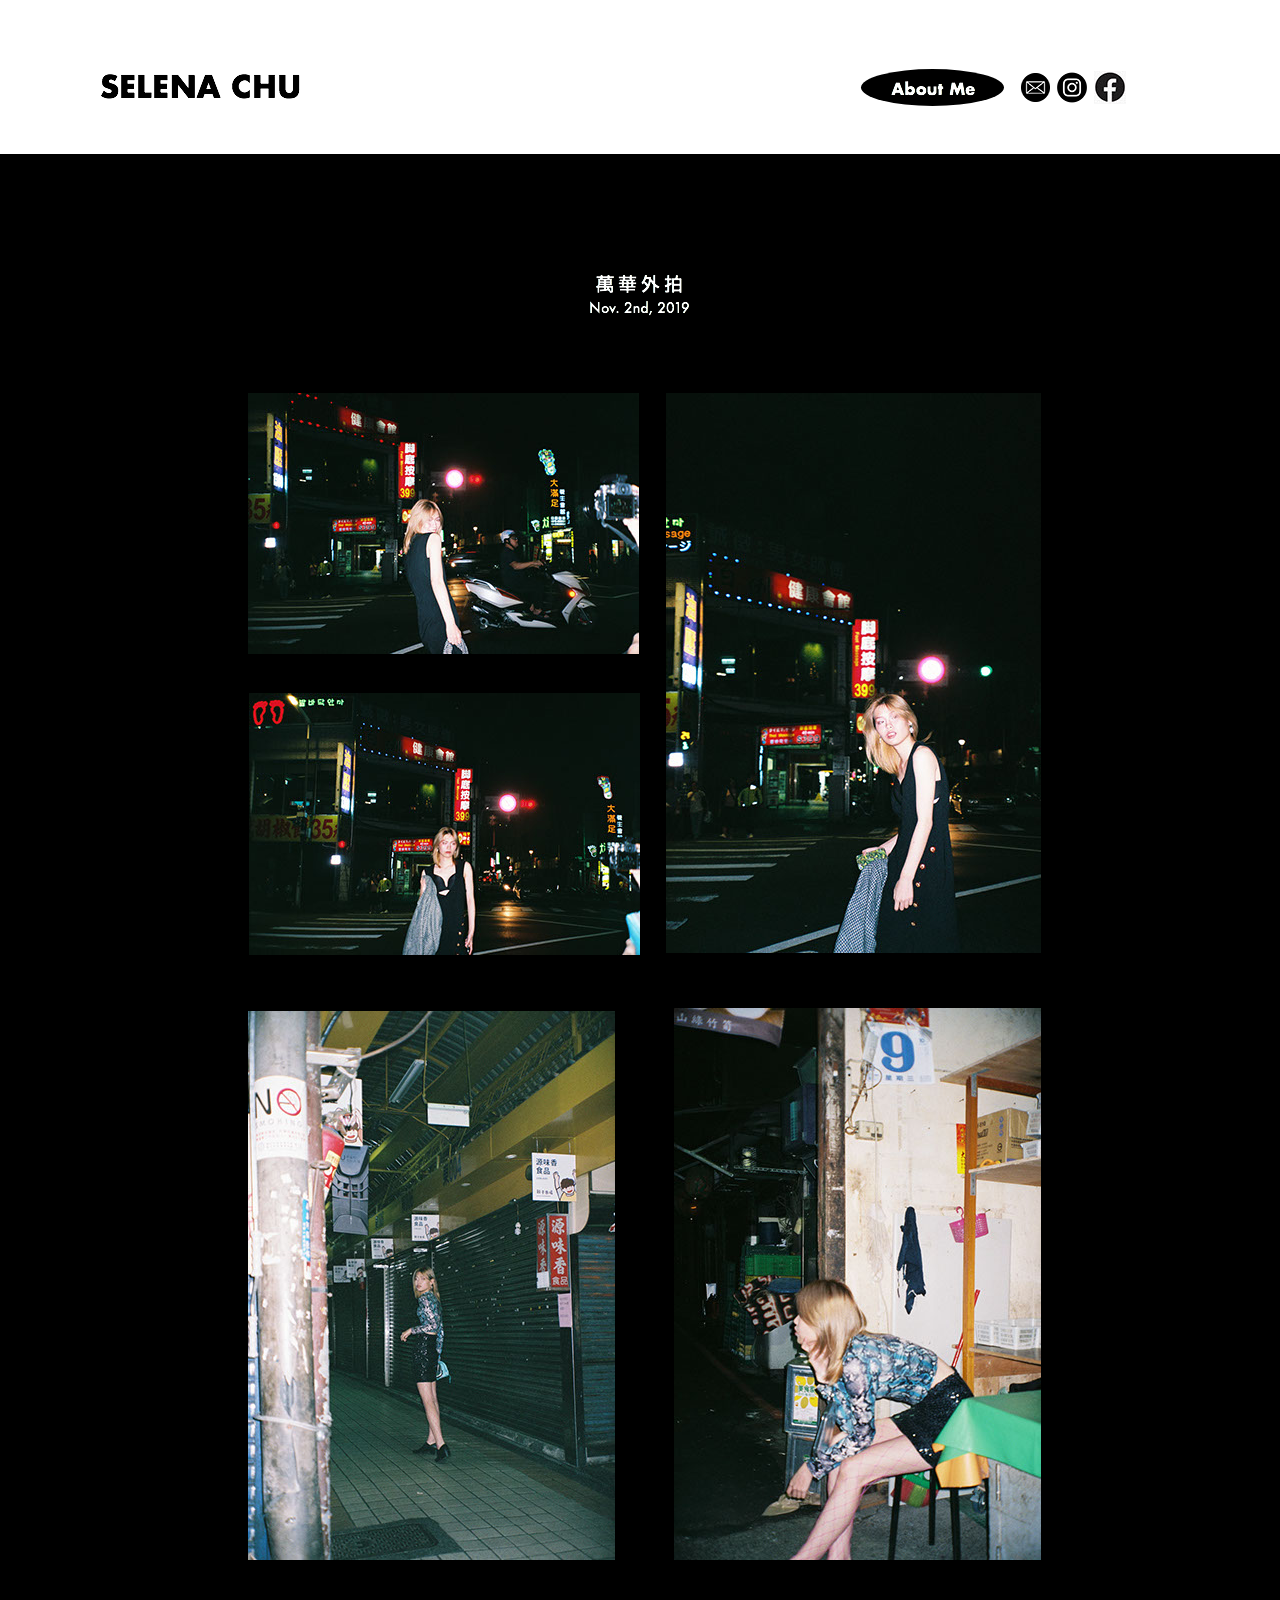
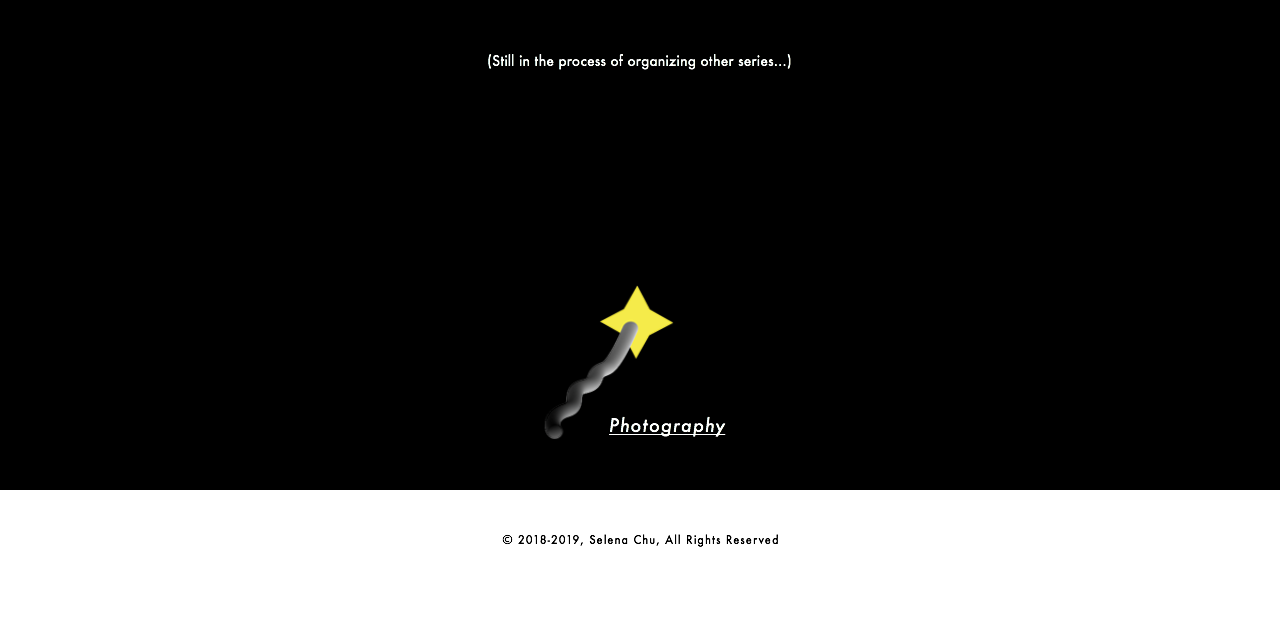
<file: photography.html>
<!DOCTYPE html>
<html class="nojs html css_verticalspacer" lang="zh-TW">
 <head>

  <meta http-equiv="Content-type" content="text/html;charset=UTF-8"/>
  <meta name="generator" content="2018.1.0.386"/>
  <meta name="viewport" content="width=device-width, initial-scale=1.0"/>
  
  <script type="text/javascript">
   // Update the 'nojs'/'js' class on the html node
document.documentElement.className = document.documentElement.className.replace(/\bnojs\b/g, 'js');

// Check that all required assets are uploaded and up-to-date
if(typeof Muse == "undefined") window.Muse = {}; window.Muse.assets = {"required":["museutils.js", "museconfig.js", "jquery.watch.js", "require.js", "photography.css"], "outOfDate":[]};
</script>
  
  <title>Photography</title>
  <!-- CSS -->
  <link rel="stylesheet" type="text/css" href="css/site_global.css?crc=4085801442"/>
  <link rel="stylesheet" type="text/css" href="css/master_a-main.css?crc=354019442"/>
  <link rel="stylesheet" type="text/css" href="css/photography.css?crc=536869822" id="pagesheet"/>
   </head>
 <body>

  <div class="clearfix borderbox" id="page"><!-- group -->
   <div class="clearfix grpelem" id="ppu1039"><!-- column -->
    <div class="clearfix colelem" id="pu1039"><!-- group -->
     <a class="nonblock nontext grpelem" id="u1039" href="about-me.html"><!-- simple frame --></a>
     <a class="nonblock nontext grpelem" id="u426-4" href="index.html"><!-- rasterized frame --><img id="u426-4_img" alt="SELENA CHU" src="images/u426-4.png?crc=230469854" data-image-width="222"/></a>
     <a class="nonblock nontext transition clip_frame grpelem" id="u431" href="mailto:selenaisworking@gmail.com"><!-- image --><img class="block" id="u431_img" src="images/58485698e0bb315b0f7675a8.png?crc=490983433" alt="" data-heightwidthratio="1" data-image-width="29" data-image-height="29"/></a>
     <a class="nonblock nontext transition clip_frame grpelem" id="u580" href="https://www.instagram.com/slnxc/"><!-- image --><img class="block" id="u580_img" src="images/639b3dafb544d6f061fcddd2d6686ddb.png?crc=516677138" alt="" data-heightwidthratio="0.75" data-image-width="44" data-image-height="33"/></a>
     <a class="nonblock nontext transition clip_frame grpelem" id="u427" href="https://www.facebook.com/selena.chu.9"><!-- image --><img class="block" id="u427_img" src="images/281-2815251_transparent-fb-icon-png-new-facebook-icon-2019.jpg?crc=4105556167" alt="" data-heightwidthratio="1.03125" data-image-width="32" data-image-height="33"/></a>
     <a class="nonblock nontext grpelem" id="u1036" href="about-me.html"><!-- state-based BG images --><div id="u1036_states"><img alt="About Me" src="images/blank.gif?crc=4208392903"/><div class="fluid_height_spacer"></div></div></a>
    </div>
    <div class="clearfix colelem" id="pu1033"><!-- group -->
     <div class="clearfix grpelem" id="u1033"><!-- column -->
      <a class="anchor_item colelem" id="top5" data-sizePolicy="fixed" data-pintopage="page_fluidx"></a>
      <img class="colelem" id="u1258-7" alt="萬華外拍 Nov. 2nd, 2019 " src="images/u1258-7.png?crc=3949530020" data-image-width="391"/><!-- rasterized frame -->
      <div class="clearfix colelem" id="pu1199"><!-- group -->
       <div class="clip_frame grpelem" id="u1199"><!-- image -->
        <img class="block" id="u1199_img" src="images/00010.jpg?crc=4022827423" alt="" data-heightwidthratio="0.6675191815856778" data-image-width="391" data-image-height="261"/>
       </div>
       <div class="clip_frame grpelem" id="u1307"><!-- image -->
        <img class="block" id="u1307_img" src="images/0009.jpg?crc=351914823" alt="" data-heightwidthratio="1.4933333333333334" data-image-width="375" data-image-height="560"/>
       </div>
      </div>
      <div class="clearfix colelem" id="pu1300"><!-- group -->
       <div class="clip_frame grpelem" id="u1300"><!-- image -->
        <img class="block" id="u1300_img" src="images/00018.jpg?crc=455719722" alt="" data-heightwidthratio="1.4959128065395095" data-image-width="367" data-image-height="549"/>
       </div>
       <div class="clip_frame grpelem" id="u1292"><!-- image -->
        <img class="block" id="u1292_img" src="images/00016.jpg?crc=355976433" alt="" data-heightwidthratio="1.5040871934604905" data-image-width="367" data-image-height="552"/>
       </div>
      </div>
      <img class="colelem" id="u1265-4" alt="(Still in the process of organizing other series...)" src="images/u1265-4.png?crc=397170130" data-image-width="579"/><!-- rasterized frame -->
     </div>
     <a class="nonblock nontext anim_swing transition clip_frame grpelem" id="u1271" href="photography.html#top5" data-mu-ie-matrix="progid:DXImageTransform.Microsoft.Matrix(M11=0.9998,M12=-0.0175,M21=0.0175,M22=0.9998,SizingMethod='auto expand')" data-mu-ie-matrix-dx="-1" data-mu-ie-matrix-dy="-1"><!-- image --><img class="block" id="u1271_img" src="images/svg-215892x263.png?crc=219334801" alt="" data-heightwidthratio="1.220472440944882" data-image-width="127" data-image-height="155"/></a>
     <a class="nonblock nontext anim_swing grpelem" id="u1280" href="photography.html#top5"><!-- state-based BG images --><div id="u1280_states"><img alt="Photography" src="images/blank.gif?crc=4208392903"/><div class="fluid_height_spacer"></div></div></a>
    </div>
   </div>
   <div class="verticalspacer" data-offset-top="2086" data-content-above-spacer="2085" data-content-below-spacer="152" data-sizePolicy="fixed" data-pintopage="page_fixedLeft"></div>
   <div class="clearfix grpelem" id="pu1228"><!-- column -->
    <div class="clip_frame colelem" id="u1228"><!-- image -->
     <img class="block" id="u1228_img" src="images/00011.jpg?crc=3961947259" alt="" data-heightwidthratio="0.670076726342711" data-image-width="391" data-image-height="262"/>
    </div>
    <img class="colelem" id="u1268-5" alt="© 2018-2019, Selena Chu, All Rights Reserved" src="images/u1268-5.png?crc=4186164994" data-image-width="323"/><!-- rasterized frame -->
   </div>
  </div>
  <div class="preload_images">
   <img class="preload" src="images/u1036_states-r.png?crc=3912539846" alt=""/>
   <img class="preload" src="images/u1280_states-r.png?crc=4035069257" alt=""/>
  </div>
  <!-- Other scripts -->
  <script type="text/javascript">
   // Decide whether to suppress missing file error or not based on preference setting
var suppressMissingFileError = false
</script>
  <script type="text/javascript">
   window.Muse.assets.check=function(c){if(!window.Muse.assets.checked){window.Muse.assets.checked=!0;var b={},d=function(a,b){if(window.getComputedStyle){var c=window.getComputedStyle(a,null);return c&&c.getPropertyValue(b)||c&&c[b]||""}if(document.documentElement.currentStyle)return(c=a.currentStyle)&&c[b]||a.style&&a.style[b]||"";return""},a=function(a){if(a.match(/^rgb/))return a=a.replace(/\s+/g,"").match(/([\d\,]+)/gi)[0].split(","),(parseInt(a[0])<<16)+(parseInt(a[1])<<8)+parseInt(a[2]);if(a.match(/^\#/))return parseInt(a.substr(1),
16);return 0},f=function(f){for(var g=document.getElementsByTagName("link"),j=0;j<g.length;j++)if("text/css"==g[j].type){var l=(g[j].href||"").match(/\/?css\/([\w\-]+\.css)\?crc=(\d+)/);if(!l||!l[1]||!l[2])break;b[l[1]]=l[2]}g=document.createElement("div");g.className="version";g.style.cssText="display:none; width:1px; height:1px;";document.getElementsByTagName("body")[0].appendChild(g);for(j=0;j<Muse.assets.required.length;){var l=Muse.assets.required[j],k=l.match(/([\w\-\.]+)\.(\w+)$/),i=k&&k[1]?
k[1]:null,k=k&&k[2]?k[2]:null;switch(k.toLowerCase()){case "css":i=i.replace(/\W/gi,"_").replace(/^([^a-z])/gi,"_$1");g.className+=" "+i;i=a(d(g,"color"));k=a(d(g,"backgroundColor"));i!=0||k!=0?(Muse.assets.required.splice(j,1),"undefined"!=typeof b[l]&&(i!=b[l]>>>24||k!=(b[l]&16777215))&&Muse.assets.outOfDate.push(l)):j++;g.className="version";break;case "js":j++;break;default:throw Error("Unsupported file type: "+k);}}c?c().jquery!="1.8.3"&&Muse.assets.outOfDate.push("jquery-1.8.3.min.js"):Muse.assets.required.push("jquery-1.8.3.min.js");
g.parentNode.removeChild(g);if(Muse.assets.outOfDate.length||Muse.assets.required.length)g="伺服器上的某些檔案可能遺失或不正確。請清除瀏覽器快取後再試一次。若問題持續發生，請聯絡網站作者。",f&&Muse.assets.outOfDate.length&&(g+="\nOut of date: "+Muse.assets.outOfDate.join(",")),f&&Muse.assets.required.length&&(g+="\nMissing: "+Muse.assets.required.join(",")),suppressMissingFileError?(g+="\nUse SuppressMissingFileError key in AppPrefs.xml to show missing file error pop up.",console.log(g)):alert(g)};location&&location.search&&location.search.match&&location.search.match(/muse_debug/gi)?
setTimeout(function(){f(!0)},5E3):f()}};
var muse_init=function(){require.config({baseUrl:""});require(["jquery","museutils","whatinput","jquery.watch"],function(c){var $ = c;$(document).ready(function(){try{
window.Muse.assets.check($);/* body */
Muse.Utils.transformMarkupToFixBrowserProblemsPreInit();/* body */
Muse.Utils.prepHyperlinks(true);/* body */
Muse.Utils.makeButtonsVisibleAfterSettingMinWidth();/* body */
Muse.Utils.fullPage('#page');/* 100% height page */
Muse.Utils.showWidgetsWhenReady();/* body */
Muse.Utils.transformMarkupToFixBrowserProblems();/* body */
}catch(b){if(b&&"function"==typeof b.notify?b.notify():Muse.Assert.fail("Error calling selector function: "+b),false)throw b;}})})};

</script>
  <!-- RequireJS script -->
  <script src="scripts/require.js?crc=7928878" type="text/javascript" async data-main="scripts/museconfig.js?crc=310584261" onload="if (requirejs) requirejs.onError = function(requireType, requireModule) { if (requireType && requireType.toString && requireType.toString().indexOf && 0 <= requireType.toString().indexOf('#scripterror')) window.Muse.assets.check(); }" onerror="window.Muse.assets.check();"></script>
   </body>
</html>
</file>
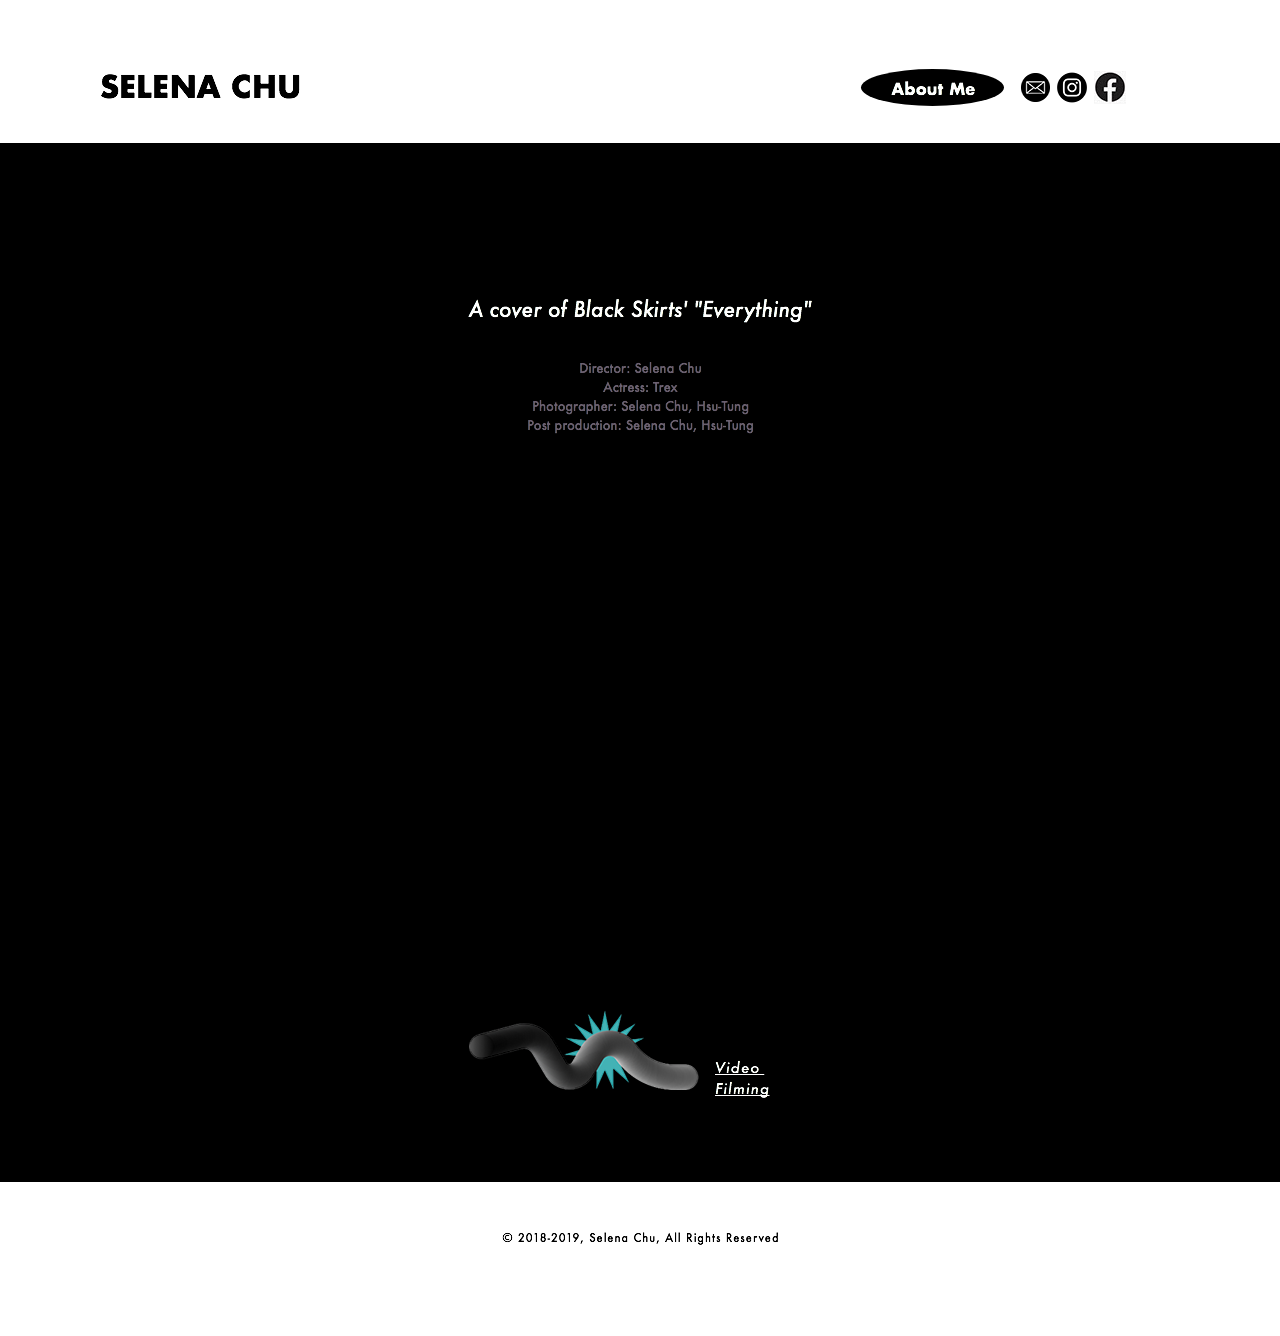
<file: video-filming.html>
<!DOCTYPE html>
<html class="nojs html css_verticalspacer" lang="zh-TW">
 <head>

  <meta http-equiv="Content-type" content="text/html;charset=UTF-8"/>
  <meta name="generator" content="2018.1.0.386"/>
  <meta name="viewport" content="width=device-width, initial-scale=1.0"/>
  
  <script type="text/javascript">
   // Update the 'nojs'/'js' class on the html node
document.documentElement.className = document.documentElement.className.replace(/\bnojs\b/g, 'js');

// Check that all required assets are uploaded and up-to-date
if(typeof Muse == "undefined") window.Muse = {}; window.Muse.assets = {"required":["museutils.js", "museconfig.js", "jquery.watch.js", "require.js", "video-filming.css"], "outOfDate":[]};
</script>
  
  <title>Video Filming</title>
  <!-- CSS -->
  <link rel="stylesheet" type="text/css" href="css/site_global.css?crc=4085801442"/>
  <link rel="stylesheet" type="text/css" href="css/master_a-main.css?crc=354019442"/>
  <link rel="stylesheet" type="text/css" href="css/video-filming.css?crc=388647727" id="pagesheet"/>
   </head>
 <body>

  <div class="clearfix borderbox" id="page"><!-- group -->
   <div class="clearfix grpelem" id="ppu1039"><!-- column -->
    <div class="clearfix colelem" id="pu1039"><!-- group -->
     <a class="nonblock nontext grpelem" id="u1039" href="about-me.html"><!-- simple frame --></a>
     <a class="nonblock nontext grpelem" id="u426-4" href="index.html"><!-- rasterized frame --><img id="u426-4_img" alt="SELENA CHU" src="images/u426-4.png?crc=230469854" data-image-width="222"/></a>
     <a class="nonblock nontext transition clip_frame grpelem" id="u431" href="mailto:selenaisworking@gmail.com"><!-- image --><img class="block" id="u431_img" src="images/58485698e0bb315b0f7675a8.png?crc=490983433" alt="" data-heightwidthratio="1" data-image-width="29" data-image-height="29"/></a>
     <a class="nonblock nontext transition clip_frame grpelem" id="u580" href="https://www.instagram.com/slnxc/"><!-- image --><img class="block" id="u580_img" src="images/639b3dafb544d6f061fcddd2d6686ddb.png?crc=516677138" alt="" data-heightwidthratio="0.75" data-image-width="44" data-image-height="33"/></a>
     <a class="nonblock nontext transition clip_frame grpelem" id="u427" href="https://www.facebook.com/selena.chu.9"><!-- image --><img class="block" id="u427_img" src="images/281-2815251_transparent-fb-icon-png-new-facebook-icon-2019.jpg?crc=4105556167" alt="" data-heightwidthratio="1.03125" data-image-width="32" data-image-height="33"/></a>
     <a class="nonblock nontext grpelem" id="u1036" href="about-me.html"><!-- state-based BG images --><div id="u1036_states"><img alt="About Me" src="images/blank.gif?crc=4208392903"/><div class="fluid_height_spacer"></div></div></a>
    </div>
    <div class="clearfix colelem" id="pu827"><!-- group -->
     <div class="browser_width grpelem" id="u827-bw">
      <div id="u827"><!-- group -->
       <div class="clearfix" id="u827_align_to_page">
        <a class="anchor_item grpelem" id="top2" data-sizePolicy="fixed" data-pintopage="page_fluidx"></a>
        <div class="clearfix grpelem" id="ppu846-10"><!-- column -->
         <div class="clearfix colelem" id="pu846-10"><!-- group -->
          <img class="grpelem" id="u846-10" alt="Director: Selena Chu Actress: Trex Photographer: Selena Chu, Hsu-Tung Post production: Selena Chu, Hsu-Tung" src="images/u846-10.png?crc=214265664" data-image-width="299"/><!-- rasterized frame -->
          <img class="grpelem" id="u851-4" alt="A cover of Black Skirts' &quot;Everything&quot;" src="images/u851-4.png?crc=514665807" data-image-width="448"/><!-- rasterized frame -->
         </div>
         <div class="colelem" id="u830"><!-- custom html -->
          <iframe width="560" height="315" src="https://www.youtube.com/embed/xP4EAMRYVis" frameborder="0" allow="accelerometer; autoplay; encrypted-media; gyroscope; picture-in-picture" allowfullscreen></iframe>
         </div>
         <a class="nonblock nontext anim_swing clip_frame colelem" id="u834" href="video-filming.html#top2"><!-- image --><img class="block" id="u834_img" src="images/svg394396x136poster2.png?crc=4233901274" alt="" data-heightwidthratio="0.34782608695652173" data-image-width="230" data-image-height="80"/></a>
        </div>
       </div>
      </div>
     </div>
     <a class="nonblock nontext anim_swing grpelem" id="u836" href="video-filming.html#top2"><!-- state-based BG images --><div id="u836_states"><img alt="Video Filming" src="images/blank.gif?crc=4208392903"/><div class="fluid_height_spacer"></div></div></a>
    </div>
   </div>
   <div class="verticalspacer" data-offset-top="1178" data-content-above-spacer="1178" data-content-below-spacer="153" data-sizePolicy="fixed" data-pintopage="page_fixedLeft"></div>
   <img class="grpelem" id="u857-5" alt="© 2018-2019, Selena Chu, All Rights Reserved" src="images/u857-5.png?crc=4186164994" data-image-width="323"/><!-- rasterized frame -->
  </div>
  <div class="preload_images">
   <img class="preload" src="images/u1036_states-r.png?crc=3912539846" alt=""/>
   <img class="preload" src="images/u836_states-r.png?crc=4037447243" alt=""/>
   <img class="preload" src="images/u836_states-m.png?crc=4037447243" alt=""/>
  </div>
  <!-- Other scripts -->
  <script type="text/javascript">
   // Decide whether to suppress missing file error or not based on preference setting
var suppressMissingFileError = false
</script>
  <script type="text/javascript">
   window.Muse.assets.check=function(c){if(!window.Muse.assets.checked){window.Muse.assets.checked=!0;var b={},d=function(a,b){if(window.getComputedStyle){var c=window.getComputedStyle(a,null);return c&&c.getPropertyValue(b)||c&&c[b]||""}if(document.documentElement.currentStyle)return(c=a.currentStyle)&&c[b]||a.style&&a.style[b]||"";return""},a=function(a){if(a.match(/^rgb/))return a=a.replace(/\s+/g,"").match(/([\d\,]+)/gi)[0].split(","),(parseInt(a[0])<<16)+(parseInt(a[1])<<8)+parseInt(a[2]);if(a.match(/^\#/))return parseInt(a.substr(1),
16);return 0},f=function(f){for(var g=document.getElementsByTagName("link"),j=0;j<g.length;j++)if("text/css"==g[j].type){var l=(g[j].href||"").match(/\/?css\/([\w\-]+\.css)\?crc=(\d+)/);if(!l||!l[1]||!l[2])break;b[l[1]]=l[2]}g=document.createElement("div");g.className="version";g.style.cssText="display:none; width:1px; height:1px;";document.getElementsByTagName("body")[0].appendChild(g);for(j=0;j<Muse.assets.required.length;){var l=Muse.assets.required[j],k=l.match(/([\w\-\.]+)\.(\w+)$/),i=k&&k[1]?
k[1]:null,k=k&&k[2]?k[2]:null;switch(k.toLowerCase()){case "css":i=i.replace(/\W/gi,"_").replace(/^([^a-z])/gi,"_$1");g.className+=" "+i;i=a(d(g,"color"));k=a(d(g,"backgroundColor"));i!=0||k!=0?(Muse.assets.required.splice(j,1),"undefined"!=typeof b[l]&&(i!=b[l]>>>24||k!=(b[l]&16777215))&&Muse.assets.outOfDate.push(l)):j++;g.className="version";break;case "js":j++;break;default:throw Error("Unsupported file type: "+k);}}c?c().jquery!="1.8.3"&&Muse.assets.outOfDate.push("jquery-1.8.3.min.js"):Muse.assets.required.push("jquery-1.8.3.min.js");
g.parentNode.removeChild(g);if(Muse.assets.outOfDate.length||Muse.assets.required.length)g="伺服器上的某些檔案可能遺失或不正確。請清除瀏覽器快取後再試一次。若問題持續發生，請聯絡網站作者。",f&&Muse.assets.outOfDate.length&&(g+="\nOut of date: "+Muse.assets.outOfDate.join(",")),f&&Muse.assets.required.length&&(g+="\nMissing: "+Muse.assets.required.join(",")),suppressMissingFileError?(g+="\nUse SuppressMissingFileError key in AppPrefs.xml to show missing file error pop up.",console.log(g)):alert(g)};location&&location.search&&location.search.match&&location.search.match(/muse_debug/gi)?
setTimeout(function(){f(!0)},5E3):f()}};
var muse_init=function(){require.config({baseUrl:""});require(["jquery","museutils","whatinput","jquery.watch"],function(c){var $ = c;$(document).ready(function(){try{
window.Muse.assets.check($);/* body */
Muse.Utils.transformMarkupToFixBrowserProblemsPreInit();/* body */
Muse.Utils.prepHyperlinks(true);/* body */
Muse.Utils.resizeHeight('.browser_width');/* resize height */
Muse.Utils.requestAnimationFrame(function() { $('body').addClass('initialized'); });/* mark body as initialized */
Muse.Utils.makeButtonsVisibleAfterSettingMinWidth();/* body */
Muse.Utils.fullPage('#page');/* 100% height page */
Muse.Utils.showWidgetsWhenReady();/* body */
Muse.Utils.transformMarkupToFixBrowserProblems();/* body */
}catch(b){if(b&&"function"==typeof b.notify?b.notify():Muse.Assert.fail("Error calling selector function: "+b),false)throw b;}})})};

</script>
  <!-- RequireJS script -->
  <script src="scripts/require.js?crc=7928878" type="text/javascript" async data-main="scripts/museconfig.js?crc=310584261" onload="if (requirejs) requirejs.onError = function(requireType, requireModule) { if (requireType && requireType.toString && requireType.toString().indexOf && 0 <= requireType.toString().indexOf('#scripterror')) window.Muse.assets.check(); }" onerror="window.Muse.assets.check();"></script>
   </body>
</html>
</file>
<file: css/site_global.css>
html{min-height:100%;min-width:100%;-ms-text-size-adjust:none;}body,div,dl,dt,dd,ul,ol,li,nav,h1,h2,h3,h4,h5,h6,pre,code,form,fieldset,legend,input,button,textarea,p,blockquote,th,td,a{margin:0px;padding:0px;border-width:0px;border-style:solid;border-color:transparent;-webkit-transform-origin:left top;-ms-transform-origin:left top;-o-transform-origin:left top;transform-origin:left top;background-repeat:no-repeat;}button.submit-btn{-moz-box-sizing:content-box;-webkit-box-sizing:content-box;box-sizing:content-box;}.transition{-webkit-transition-property:background-image,background-position,background-color,border-color,border-radius,color,font-size,font-style,font-weight,letter-spacing,line-height,text-align,box-shadow,text-shadow,opacity;transition-property:background-image,background-position,background-color,border-color,border-radius,color,font-size,font-style,font-weight,letter-spacing,line-height,text-align,box-shadow,text-shadow,opacity;}.transition *{-webkit-transition:inherit;transition:inherit;}table{border-collapse:collapse;border-spacing:0px;}fieldset,img{border:0px;border-style:solid;-webkit-transform-origin:left top;-ms-transform-origin:left top;-o-transform-origin:left top;transform-origin:left top;}address,caption,cite,code,dfn,em,strong,th,var,optgroup{font-style:inherit;font-weight:inherit;}del,ins{text-decoration:none;}li{list-style:none;}caption,th{text-align:left;}h1,h2,h3,h4,h5,h6{font-size:100%;font-weight:inherit;}input,button,textarea,select,optgroup,option{font-family:inherit;font-size:inherit;font-style:inherit;font-weight:inherit;}.form-grp input,.form-grp textarea{-webkit-appearance:none;-webkit-border-radius:0;}body{font-family:Arial, Helvetica Neue, Helvetica, sans-serif;text-align:left;font-size:14px;line-height:17px;word-wrap:break-word;text-rendering:optimizeLegibility;-moz-font-feature-settings:'liga';-ms-font-feature-settings:'liga';-webkit-font-feature-settings:'liga';font-feature-settings:'liga';}a{color:inherit;text-decoration:inherit;}a:link{color:#0000FF;text-decoration:underline;}a:visited{color:#800080;text-decoration:underline;}a:hover{color:#0000FF;text-decoration:underline;}a:active{color:#EE0000;text-decoration:underline;}a.nontext{color:black;text-decoration:none;font-style:normal;font-weight:normal;}.normal_text{color:#000000;direction:ltr;font-family:Arial, Helvetica Neue, Helvetica, sans-serif;font-size:14px;font-style:normal;font-weight:normal;letter-spacing:0px;line-height:17px;text-align:left;text-decoration:none;text-indent:0px;text-transform:none;vertical-align:0px;padding:0px;}.list0 li:before{position:absolute;right:100%;letter-spacing:0px;text-decoration:none;font-weight:normal;font-style:normal;}.rtl-list li:before{right:auto;left:100%;}.nls-None > li:before,.nls-None .list3 > li:before,.nls-None .list6 > li:before{margin-right:6px;content:'•';}.nls-None .list1 > li:before,.nls-None .list4 > li:before,.nls-None .list7 > li:before{margin-right:6px;content:'○';}.nls-None,.nls-None .list1,.nls-None .list2,.nls-None .list3,.nls-None .list4,.nls-None .list5,.nls-None .list6,.nls-None .list7,.nls-None .list8{padding-left:34px;}.nls-None.rtl-list,.nls-None .list1.rtl-list,.nls-None .list2.rtl-list,.nls-None .list3.rtl-list,.nls-None .list4.rtl-list,.nls-None .list5.rtl-list,.nls-None .list6.rtl-list,.nls-None .list7.rtl-list,.nls-None .list8.rtl-list{padding-left:0px;padding-right:34px;}.nls-None .list2 > li:before,.nls-None .list5 > li:before,.nls-None .list8 > li:before{margin-right:6px;content:'-';}.nls-None.rtl-list > li:before,.nls-None .list1.rtl-list > li:before,.nls-None .list2.rtl-list > li:before,.nls-None .list3.rtl-list > li:before,.nls-None .list4.rtl-list > li:before,.nls-None .list5.rtl-list > li:before,.nls-None .list6.rtl-list > li:before,.nls-None .list7.rtl-list > li:before,.nls-None .list8.rtl-list > li:before{margin-right:0px;margin-left:6px;}.TabbedPanelsTab{white-space:nowrap;}.MenuBar .MenuBarView,.MenuBar .SubMenuView{display:block;list-style:none;}.MenuBar .SubMenu{display:none;position:absolute;}.NoWrap{white-space:nowrap;word-wrap:normal;}.rootelem{margin-left:auto;margin-right:auto;}.colelem{display:inline;float:left;clear:both;}.clearfix:after{content:"\0020";visibility:hidden;display:block;height:0px;clear:both;}*:first-child+html .clearfix{zoom:1;}.clip_frame{overflow:hidden;}.popup_anchor{position:relative;width:0px;height:0px;}.allow_click_through *{pointer-events:auto;}.popup_element{z-index:100000;}.svg{display:block;vertical-align:top;}span.wrap{content:'';clear:left;display:block;}span.actAsInlineDiv{display:inline-block;}.position_content,.excludeFromNormalFlow{float:left;}.preload_images{position:absolute;overflow:hidden;left:-9999px;top:-9999px;height:1px;width:1px;}.preload{height:1px;width:1px;}.animateStates{-webkit-transition:0.3s ease-in-out;-moz-transition:0.3s ease-in-out;-o-transition:0.3s ease-in-out;transition:0.3s ease-in-out;}[data-whatinput="mouse"] *:focus,[data-whatinput="touch"] *:focus,input:focus,textarea:focus{outline:none;}textarea{resize:none;overflow:auto;}.allow_click_through,.fld-prompt{pointer-events:none;}.wrapped-input{position:absolute;top:0px;left:0px;background:transparent;border:none;}.submit-btn{z-index:50000;cursor:pointer;}.anchor_item{width:22px;height:18px;}.MenuBar .SubMenuVisible,.MenuBarVertical .SubMenuVisible,.MenuBar .SubMenu .SubMenuVisible,.popup_element.Active,span.actAsPara,.actAsDiv,a.nonblock.nontext,img.block{display:block;}.widget_invisible,.js .invi,.js .mse_pre_init{visibility:hidden;}.ose_ei{visibility:hidden;z-index:0;}.no_vert_scroll{overflow-y:hidden;}.always_vert_scroll{overflow-y:scroll;}.always_horz_scroll{overflow-x:scroll;}.fullscreen{overflow:hidden;left:0px;top:0px;position:fixed;height:100%;width:100%;-moz-box-sizing:border-box;-webkit-box-sizing:border-box;-ms-box-sizing:border-box;box-sizing:border-box;}.fullwidth{position:absolute;}.borderbox{-moz-box-sizing:border-box;-webkit-box-sizing:border-box;-ms-box-sizing:border-box;box-sizing:border-box;}.scroll_wrapper{position:absolute;overflow:auto;left:0px;right:0px;top:0px;bottom:0px;padding-top:0px;padding-bottom:0px;margin-top:0px;margin-bottom:0px;}.browser_width > *{position:absolute;left:0px;right:0px;}.grpelem,.accordion_wrapper{display:inline;float:left;}.fld-checkbox input[type=checkbox],.fld-radiobutton input[type=radio]{position:absolute;overflow:hidden;clip:rect(0px, 0px, 0px, 0px);height:1px;width:1px;margin:-1px;padding:0px;border:0px;}.fld-checkbox input[type=checkbox] + label,.fld-radiobutton input[type=radio] + label{display:inline-block;background-repeat:no-repeat;cursor:pointer;float:left;width:100%;height:100%;}.pointer_cursor,.fld-recaptcha-mode,.fld-recaptcha-refresh,.fld-recaptcha-help{cursor:pointer;}p,h1,h2,h3,h4,h5,h6,ol,ul,span.actAsPara{max-height:1000000px;}.superscript{vertical-align:super;font-size:66%;line-height:0px;}.subscript{vertical-align:sub;font-size:66%;line-height:0px;}.horizontalSlideShow{-ms-touch-action:pan-y;touch-action:pan-y;}.verticalSlideShow{-ms-touch-action:pan-x;touch-action:pan-x;}.colelem100,.verticalspacer{clear:both;}.list0 li,.MenuBar .MenuItemContainer,.SlideShowContentPanel .fullscreen img,.css_verticalspacer .verticalspacer{position:relative;}.popup_element.Inactive,.js .disn,.js .an_invi,.hidden,.breakpoint{display:none;}#muse_css_mq{position:absolute;display:none;background-color:#FFFFFE;}.fluid_height_spacer{width:0.01px;}.muse_check_css{display:none;position:fixed;}@media screen and (-webkit-min-device-pixel-ratio:0){body{text-rendering:auto;}}
</file>
<file: css/master_a-main.css>
#u1039{background-color:#000000;border-radius:50%;}#u426-4_img{display:block;vertical-align:top;}#u431{-webkit-transition-duration:0s;-webkit-transition-delay:0s;transition-duration:0s;transition-delay:0s;background-image:url("../images/blank.gif?crc=4208392903");background-color:transparent;}#u431:hover{-webkit-transition-duration:0.5s;-webkit-transition-delay:0s;-webkit-transition-timing-function:ease;transition-duration:0.5s;transition-delay:0s;transition-timing-function:ease;opacity:0.59;-ms-filter:"progid:DXImageTransform.Microsoft.Alpha(Opacity=59)";filter:alpha(opacity=59);}#u580{-webkit-transition-duration:0s;-webkit-transition-delay:0s;transition-duration:0s;transition-delay:0s;background-image:url("../images/blank.gif?crc=4208392903");background-color:transparent;}#u427{-webkit-transition-duration:0s;-webkit-transition-delay:0s;transition-duration:0s;transition-delay:0s;background-image:url("../images/blank.gif?crc=4208392903");background-color:transparent;}#u580:hover,#u427:hover{-webkit-transition-duration:1s;-webkit-transition-delay:0s;-webkit-transition-timing-function:ease;transition-duration:1s;transition-delay:0s;transition-timing-function:ease;opacity:0.59;-ms-filter:"progid:DXImageTransform.Microsoft.Alpha(Opacity=59)";filter:alpha(opacity=59);}#u1036{vertical-align:top;}#u1036_states{float:left;background:transparent url("../images/u1036_states.png?crc=523150734") no-repeat center;background-size:100%;}#u1036:hover #u1036_states{background:transparent url("../images/u1036_states-r.png?crc=3912539846") no-repeat center;background-size:100%;}
</file>
<file: css/index.css>
.version.index{color:#0000E3;background-color:#70A474;}#page{z-index:1;min-height:829px;background-image:none;border-width:0px;border-color:#000000;background-color:transparent;padding-bottom:103px;width:100%;max-width:1080px;margin-left:auto;margin-right:auto;}#ppu1039{z-index:0;padding-bottom:0px;margin-right:-10000px;margin-top:68px;width:100%;}#pu1039{z-index:2;width:95%;}#u1039{z-index:2;height:37px;position:relative;margin-right:-10000px;margin-top:1px;width:13.94%;left:74.18%;}#u426-4{z-index:3;position:relative;margin-right:-10000px;width:21.64%;}#u431{z-index:9;position:relative;margin-right:-10000px;margin-top:5px;width:2.83%;left:89.77%;}#u431:hover{min-height:0px;width:2.83%;margin:5px -10000px 0px 0%;}#u580{z-index:11;position:relative;margin-right:-10000px;margin-top:3px;width:4.29%;left:92.6%;}#u580:hover{min-height:0px;width:4.29%;margin:3px -10000px 0px 0%;}#u427{z-index:7;position:relative;margin-right:-10000px;margin-top:3px;width:3.12%;left:96.89%;}#u427:hover{min-height:0px;width:3.12%;margin:3px -10000px 0px 0%;}#u1036{z-index:14;position:relative;margin-right:-10000px;margin-top:2px;width:11.41%;left:75.54%;}#u1036_states .fluid_height_spacer{padding-bottom:18.803418803418804%;}#pu450{z-index:16;margin-top:18px;width:100%;}#u450{z-index:16;min-height:651px;background-color:#000000;padding-bottom:53px;}#u450_align_to_page{margin-left:auto;margin-right:auto;position:relative;max-width:1080px;}#u686{z-index:17;border-width:0px;border-color:transparent;background-color:transparent;position:relative;margin-right:-10000px;margin-top:28px;width:86.58%;left:-26.67%;}#u452{z-index:18;-webkit-transition-duration:0s;-webkit-transition-delay:0s;transition-duration:0s;transition-delay:0s;background-image:url("../images/blank.gif?crc=4208392903");background-color:transparent;position:relative;margin-right:-10000px;width:100%;}#u452:hover{-webkit-transition-duration:1s;-webkit-transition-delay:0s;-webkit-transition-timing-function:ease;transition-duration:1s;transition-delay:0s;transition-timing-function:ease;opacity:0.68;-ms-filter:"progid:DXImageTransform.Microsoft.Alpha(Opacity=68)";filter:alpha(opacity=68);min-height:0px;width:100%;margin:0px -10000px 0px 0%;}#u454{z-index:21;vertical-align:top;position:relative;margin-right:-10000px;margin-top:60px;width:19.04%;left:61.18%;}#u454_states{float:left;width:100%;background:transparent url("../images/u454_states.png?crc=3982014547") no-repeat center;background-size:100%;}#u454_states .fluid_height_spacer{padding-bottom:23.595505617977526%;}#u454:hover #u454_states{background:transparent url("../images/u454_states-r.png?crc=4195458397") no-repeat center;background-size:100%;}#u455-6{z-index:23;display:block;vertical-align:top;position:relative;margin-right:-10000px;margin-top:252px;width:36.02%;left:37.78%;}#u456-6{z-index:29;display:block;vertical-align:top;position:relative;margin-right:-10000px;margin-top:335px;width:21.39%;left:51.86%;}#u457{z-index:35;-webkit-transition-duration:0s;-webkit-transition-delay:0s;transition-duration:0s;transition-delay:0s;background-image:url("../images/blank.gif?crc=4208392903");background-color:transparent;position:relative;margin-right:-10000px;margin-top:308px;width:23.43%;left:69.91%;}#u457:hover{-webkit-transition-duration:1s;-webkit-transition-delay:0s;-webkit-transition-timing-function:ease;transition-duration:1s;transition-delay:0s;transition-timing-function:ease;opacity:0.68;-ms-filter:"progid:DXImageTransform.Microsoft.Alpha(Opacity=68)";filter:alpha(opacity=68);min-height:0px;width:23.43%;margin:308px -10000px 0px 0%;}.js body{visibility:hidden;}.js body.initialized{visibility:visible;}#u450-bw{z-index:16;min-height:651px;}#u459{z-index:38;vertical-align:top;position:relative;margin-right:-10000px;margin-top:414px;width:11.49%;left:86.49%;}#u459_states{float:left;width:100%;background:transparent url("../images/u459_states.png?crc=492959377") no-repeat center;background-size:100%;}#u459_states .fluid_height_spacer{padding-bottom:29.03225806451613%;}#u459:hover #u459_states{background:transparent url("../images/u459_states-r.png?crc=4198758487") no-repeat center;background-size:100%;}#u460{z-index:40;-webkit-transition-duration:0s;-webkit-transition-delay:0s;transition-duration:0s;transition-delay:0s;background-image:url("../images/blank.gif?crc=4208392903");background-color:transparent;-webkit-transform:matrix(0.9962,-0.0872,0.0872,0.9962,-9,12);-ms-transform:matrix(0.9962,-0.0872,0.0872,0.9962,-9,12);transform:matrix(0.9962,-0.0872,0.0872,0.9962,-9,12);position:relative;margin-right:-10000px;margin-top:434px;width:24.45%;left:40.84%;}#u460:hover{-webkit-transition-duration:1s;-webkit-transition-delay:0s;-webkit-transition-timing-function:ease;transition-duration:1s;transition-delay:0s;transition-timing-function:ease;opacity:0.68;-ms-filter:"progid:DXImageTransform.Microsoft.Alpha(Opacity=68)";filter:alpha(opacity=68);min-height:0px;width:24.45%;margin:434px -10000px 0px 0%;}#u462{z-index:43;vertical-align:top;position:relative;margin-right:-10000px;margin-top:518px;width:22.69%;left:60%;}#u462_states{float:left;width:100%;background:transparent url("../images/u462_states.png?crc=3959305740") no-repeat center;background-size:100%;}#u462_states .fluid_height_spacer{padding-bottom:25.71428571428571%;}#u462:hover #u462_states{background:transparent url("../images/u462_states-r.png?crc=374789274") no-repeat center;background-size:100%;}#u463{z-index:45;-webkit-transition-duration:0s;-webkit-transition-delay:0s;transition-duration:0s;transition-delay:0s;background-image:url("../images/blank.gif?crc=4208392903");background-color:transparent;position:relative;margin-right:-10000px;margin-top:174px;width:36.95%;left:3.99%;}#u463:hover{-webkit-transition-duration:1s;-webkit-transition-delay:0s;-webkit-transition-timing-function:ease;transition-duration:1s;transition-delay:0s;transition-timing-function:ease;opacity:0.68;-ms-filter:"progid:DXImageTransform.Microsoft.Alpha(Opacity=68)";filter:alpha(opacity=68);min-height:0px;width:36.95%;margin:174px -10000px 0px 0%;}#u465{z-index:47;-webkit-transition-duration:0s;-webkit-transition-delay:0s;transition-duration:0s;transition-delay:0s;background-image:url("../images/blank.gif?crc=4208392903");background-color:transparent;position:relative;margin-right:-10000px;margin-top:108px;width:29.36%;left:40.56%;}#u465:hover{-webkit-transition-duration:1s;-webkit-transition-delay:0s;-webkit-transition-timing-function:ease;transition-duration:1s;transition-delay:0s;transition-timing-function:ease;opacity:0.68;-ms-filter:"progid:DXImageTransform.Microsoft.Alpha(Opacity=68)";filter:alpha(opacity=68);min-height:0px;width:29.36%;margin:108px -10000px 0px 0%;}#u467{z-index:50;vertical-align:top;position:relative;margin-right:-10000px;margin-top:100px;width:12.32%;left:64.63%;}#u467_states{float:left;width:100%;background:transparent url("../images/u467_states.png?crc=3775764260") no-repeat center;background-size:100%;}#u467_states .fluid_height_spacer{padding-bottom:37.59398496240601%;}#u467:hover #u467_states{background:transparent url("../images/u467_states-r.png?crc=516930570") no-repeat center;background-size:100%;}#u468{z-index:52;border-width:0px;border-color:transparent;background-color:transparent;padding-bottom:2px;position:relative;margin-right:-10000px;margin-top:52px;width:24.73%;left:75.28%;}#u469{z-index:53;-webkit-transition-duration:0s;-webkit-transition-delay:0s;transition-duration:0s;transition-delay:0s;background-image:url("../images/blank.gif?crc=4208392903");background-color:transparent;-webkit-transform:matrix(0.9998,0.0175,-0.0175,0.9998,3,-2);-ms-transform:matrix(0.9998,0.0175,-0.0175,0.9998,3,-2);transform:matrix(0.9998,0.0175,-0.0175,0.9998,3,-2);position:relative;margin-right:-10000px;margin-top:2px;width:98.13%;left:1.13%;}#u469:hover{-webkit-transition-duration:1s;-webkit-transition-delay:0s;-webkit-transition-timing-function:ease;transition-duration:1s;transition-delay:0s;transition-timing-function:ease;opacity:0.68;-ms-filter:"progid:DXImageTransform.Microsoft.Alpha(Opacity=68)";filter:alpha(opacity=68);min-height:0px;width:98.13%;margin:2px -10000px 0px 0%;}#u471{z-index:56;vertical-align:top;position:relative;margin-right:-10000px;margin-top:111px;width:49.82%;left:5.62%;}#u471_states{float:left;width:100%;background:transparent url("../images/u471_states.png?crc=47078276") no-repeat center;background-size:100%;}#u471_states .fluid_height_spacer{padding-bottom:28.57142857142857%;}#u471:hover #u471_states{background:transparent url("../images/u471_states-r.png?crc=4035069257") no-repeat center;background-size:100%;}#u451{z-index:59;vertical-align:top;position:relative;margin-right:-10000px;margin-top:581px;width:22.69%;left:7.6%;}#u451_states{float:left;width:100%;background:transparent url("../images/u451_states.png?crc=3917164846") no-repeat center;background-size:100%;}#u451_states .fluid_height_spacer{padding-bottom:22.857142857142858%;}#u451:hover #u451_states{background:transparent url("../images/u451_states-r.png?crc=520117186") no-repeat center;background-size:100%;}.css_verticalspacer .verticalspacer{height:calc(100vh - 979px);}#u704-5{z-index:61;display:block;vertical-align:top;position:relative;margin-right:-10000px;margin-top:35px;width:29.91%;left:35.1%;}#muse_css_mq,.html{background-color:#FFFFFF;}body{position:relative;min-width:320px;}.verticalspacer{min-height:1px;}#u1036_states,#u452_img,#u457_img,#u460_img,#u463_img,#u465_img,#u469_img,#u426-4_img,#u431_img,#u580_img,#u427_img{width:100%;}
</file>
<file: css/3d-workprocessingmotion-design.css>
.version._3d_workprocessingmotion_design{color:#0000F9;background-color:#72F948;}#page{z-index:1;min-height:500px;background-image:none;border-width:0px;border-color:#000000;background-color:transparent;padding-bottom:87px;width:100%;max-width:1080px;margin-left:auto;margin-right:auto;}#ppu1039{z-index:0;padding-bottom:0px;margin-right:-10000px;margin-top:68px;width:100%;}#pu1039{z-index:2;width:95%;}#u1039{z-index:2;height:37px;position:relative;margin-right:-10000px;margin-top:1px;width:13.94%;left:74.18%;}#u426-4{z-index:3;position:relative;margin-right:-10000px;width:21.64%;}#u431{z-index:9;position:relative;margin-right:-10000px;margin-top:5px;width:2.83%;left:89.77%;}#u431:hover{min-height:0px;width:2.83%;margin:5px -10000px 0px 0%;}#u580{z-index:11;position:relative;margin-right:-10000px;margin-top:3px;width:4.29%;left:92.6%;}#u580:hover{min-height:0px;width:4.29%;margin:3px -10000px 0px 0%;}#u427{z-index:7;position:relative;margin-right:-10000px;margin-top:3px;width:3.12%;left:96.89%;}#u427:hover{min-height:0px;width:3.12%;margin:3px -10000px 0px 0%;}#u1036{z-index:14;position:relative;margin-right:-10000px;margin-top:2px;width:11.41%;left:75.54%;}#u1036_states .fluid_height_spacer{padding-bottom:18.803418803418804%;}#pu875{z-index:16;margin-top:37px;width:100%;}#u875{z-index:16;min-height:1726px;background-color:#000000;padding-bottom:390px;}#u875_align_to_page{margin-left:auto;margin-right:auto;position:relative;max-width:1080px;}#top3{position:relative;margin-right:-10000px;width:22px;margin-top:12px;left:3.15%;}#pu936-4{z-index:30;padding-bottom:0px;margin-right:-10000px;margin-top:82px;width:59.26%;margin-left:20.38%;}#u936-4{z-index:30;display:block;vertical-align:top;position:relative;width:51.88%;margin-left:24.07%;}#u2567-6{z-index:40;display:block;vertical-align:top;margin-top:53px;position:relative;width:51.88%;margin-left:24.07%;}#u2030{z-index:39;min-height:350px;border-width:0px;border-color:transparent;background-color:transparent;margin-top:32px;position:relative;width:100%;}#u2571-6{z-index:46;display:block;vertical-align:top;margin-top:63px;position:relative;width:51.88%;margin-left:24.07%;}#u885{z-index:17;min-height:364px;border-width:0px;border-color:transparent;background-color:transparent;margin-top:33px;position:relative;width:100%;}#u940-4{z-index:34;display:block;vertical-align:top;margin-top:116px;position:relative;width:51.88%;margin-left:24.07%;}#u915{z-index:23;background-color:transparent;margin-top:38px;position:relative;width:73.29%;margin-left:13.29%;}.js body{visibility:hidden;}.js body.initialized{visibility:visible;}#u875-bw{z-index:16;min-height:1726px;}#u924{z-index:25;-webkit-transition-duration:0s;-webkit-transition-delay:0s;transition-duration:0s;transition-delay:0s;background-image:url("../images/blank.gif?crc=4208392903");background-color:transparent;-webkit-transform:matrix(0.9962,-0.0872,0.0872,0.9962,-5,7);-ms-transform:matrix(0.9962,-0.0872,0.0872,0.9962,-5,7);transform:matrix(0.9962,-0.0872,0.0872,0.9962,-5,7);position:relative;margin-right:-10000px;margin-top:1939px;width:14.08%;left:33.43%;}#u924:hover{-webkit-transition-duration:1s;-webkit-transition-delay:0s;-webkit-transition-timing-function:ease;transition-duration:1s;transition-delay:0s;transition-timing-function:ease;opacity:0.68;-ms-filter:"progid:DXImageTransform.Microsoft.Alpha(Opacity=68)";filter:alpha(opacity=68);min-height:0px;width:14.08%;margin:1939px -10000px 0px 0%;}#u933{z-index:28;vertical-align:top;position:relative;margin-right:-10000px;margin-top:1972px;width:22.69%;left:48.99%;}#u933_states{float:left;width:100%;background:transparent url("../images/u933_states.png?crc=3959305740") no-repeat center;background-size:100%;}#u933_states .fluid_height_spacer{padding-bottom:25.71428571428571%;}#u933:hover #u933_states{background:transparent url("../images/u933_states-r.png?crc=374789274") no-repeat center;background-size:100%;}.css_verticalspacer .verticalspacer{height:calc(100vh - 2412px);}#u903-5{z-index:18;display:block;vertical-align:top;position:relative;margin-right:-10000px;margin-top:51px;width:29.91%;left:35.1%;}#muse_css_mq,.html{background-color:#FFFFFF;}body{position:relative;min-width:320px;}.verticalspacer{min-height:1px;}#u1036_states,#u915_img,#u924_img,#u426-4_img,#u431_img,#u580_img,#u427_img{width:100%;}
</file>
<file: css/about-me.css>
.version.about_me{color:#000009;background-color:#FD6836;}#page{z-index:1;min-height:491px;background-image:none;border-width:0px;border-color:#000000;background-color:transparent;padding-bottom:96px;width:100%;max-width:1080px;margin-left:auto;margin-right:auto;}#ppu1039{z-index:0;padding-bottom:0px;margin-right:-10000px;margin-top:68px;width:100%;}#pu1039{z-index:2;width:95%;}#u1039{z-index:2;height:37px;position:relative;margin-right:-10000px;margin-top:1px;width:13.94%;left:74.18%;}#u426-4{z-index:3;position:relative;margin-right:-10000px;width:21.64%;}#u431{z-index:9;position:relative;margin-right:-10000px;margin-top:5px;width:2.83%;left:89.77%;}#u431:hover{min-height:0px;width:2.83%;margin:5px -10000px 0px 0%;}#u580{z-index:11;position:relative;margin-right:-10000px;margin-top:3px;width:4.29%;left:92.6%;}#u580:hover{min-height:0px;width:4.29%;margin:3px -10000px 0px 0%;}#u427{z-index:7;position:relative;margin-right:-10000px;margin-top:3px;width:3.12%;left:96.89%;}#u427:hover{min-height:0px;width:3.12%;margin:3px -10000px 0px 0%;}#u1036{z-index:14;position:relative;margin-right:-10000px;margin-top:2px;width:11.41%;left:75.54%;}#u1036_states .fluid_height_spacer{padding-bottom:18.803418803418804%;}#pu1054{z-index:16;margin-top:34px;width:100%;}#u1054{z-index:16;min-height:728px;background-color:#000000;padding-bottom:97px;}#u1054_align_to_page{margin-left:auto;margin-right:auto;position:relative;max-width:1080px;}#u1077{z-index:17;background-color:transparent;position:relative;margin-right:-10000px;margin-top:155px;width:73.06%;left:32.6%;}#u1077_img{padding-left:27.739915136014886%;padding-right:27.739915136014886%;width:44.49%;}#u1093-17{z-index:19;display:block;vertical-align:top;position:relative;margin-right:-10000px;margin-top:279px;width:39.73%;left:8.99%;}#u1099-15{z-index:36;display:block;vertical-align:top;position:relative;margin-right:-10000px;margin-top:607px;width:39.63%;left:9.54%;}#u1105{z-index:51;border-width:0px;border-color:transparent;background-color:transparent;padding-bottom:1px;position:relative;margin-right:-10000px;margin-top:588px;width:9.08%;left:48.8%;}#u1107{z-index:52;-webkit-transition-duration:0s;-webkit-transition-delay:0s;transition-duration:0s;transition-delay:0s;background-image:url("../images/blank.gif?crc=4208392903");background-color:transparent;-webkit-transform:matrix(0.9998,0.0175,-0.0175,0.9998,1,-1);-ms-transform:matrix(0.9998,0.0175,-0.0175,0.9998,1,-1);transform:matrix(0.9998,0.0175,-0.0175,0.9998,1,-1);position:relative;margin-right:-10000px;margin-top:1px;width:97.96%;left:1.03%;}#u1107:hover{-webkit-transition-duration:1s;-webkit-transition-delay:0s;-webkit-transition-timing-function:ease;transition-duration:1s;transition-delay:0s;transition-timing-function:ease;opacity:0.68;-ms-filter:"progid:DXImageTransform.Microsoft.Alpha(Opacity=68)";filter:alpha(opacity=68);min-height:0px;width:97.96%;margin:1px -10000px 0px 0%;}#u1128{z-index:54;-webkit-transition-duration:0s;-webkit-transition-delay:0s;transition-duration:0s;transition-delay:0s;background-image:url("../images/blank.gif?crc=4208392903");background-color:transparent;position:relative;margin-right:-10000px;margin-top:351px;width:13.62%;left:80.65%;}#u1128:hover{-webkit-transition-duration:1s;-webkit-transition-delay:0s;-webkit-transition-timing-function:ease;transition-duration:1s;transition-delay:0s;transition-timing-function:ease;opacity:0.68;-ms-filter:"progid:DXImageTransform.Microsoft.Alpha(Opacity=68)";filter:alpha(opacity=68);min-height:0px;width:13.62%;margin:351px -10000px 0px 0%;}#u1137{z-index:56;-webkit-transition-duration:0s;-webkit-transition-delay:0s;transition-duration:0s;transition-delay:0s;background-image:url("../images/blank.gif?crc=4208392903");background-color:transparent;position:relative;margin-right:-10000px;margin-top:588px;width:11.02%;left:78.06%;}#u1137:hover{-webkit-transition-duration:1s;-webkit-transition-delay:0s;-webkit-transition-timing-function:ease;transition-duration:1s;transition-delay:0s;transition-timing-function:ease;opacity:0.68;-ms-filter:"progid:DXImageTransform.Microsoft.Alpha(Opacity=68)";filter:alpha(opacity=68);min-height:0px;width:11.02%;margin:588px -10000px 0px 0%;}#u1146{z-index:58;border-width:0px;border-color:transparent;background-color:transparent;padding-bottom:6px;position:relative;margin-right:-10000px;margin-top:299px;width:23.62%;left:46.86%;}#u1147{z-index:59;-webkit-transition-duration:0s;-webkit-transition-delay:0s;transition-duration:0s;transition-delay:0s;background-image:url("../images/blank.gif?crc=4208392903");background-color:transparent;-webkit-transform:matrix(0.9986,0.0523,-0.0523,0.9986,3,-6);-ms-transform:matrix(0.9986,0.0523,-0.0523,0.9986,3,-6);transform:matrix(0.9986,0.0523,-0.0523,0.9986,3,-6);position:relative;margin-right:-10000px;margin-top:6px;width:97.65%;left:1.18%;}#u1147:hover{-webkit-transition-duration:1s;-webkit-transition-delay:0s;-webkit-transition-timing-function:ease;transition-duration:1s;transition-delay:0s;transition-timing-function:ease;opacity:0.68;-ms-filter:"progid:DXImageTransform.Microsoft.Alpha(Opacity=68)";filter:alpha(opacity=68);min-height:0px;width:97.65%;margin:6px -10000px 0px 0%;}#u1147_img{padding-right:55.42168674698795%;width:44.58%;}#u1178{z-index:63;-webkit-transition-duration:0s;-webkit-transition-delay:0s;transition-duration:0s;transition-delay:0s;background-image:url("../images/blank.gif?crc=4208392903");background-color:transparent;position:relative;margin-right:-10000px;margin-top:107px;width:6.58%;left:54.63%;}#u1178:hover{-webkit-transition-duration:1s;-webkit-transition-delay:0s;-webkit-transition-timing-function:ease;transition-duration:1s;transition-delay:0s;transition-timing-function:ease;opacity:0.68;-ms-filter:"progid:DXImageTransform.Microsoft.Alpha(Opacity=68)";filter:alpha(opacity=68);min-height:0px;width:6.58%;margin:107px -10000px 0px 0%;}.js body{visibility:hidden;}.js body.initialized{visibility:visible;}#u1054-bw{z-index:16;min-height:728px;}#u1169{z-index:61;-webkit-transition-duration:0s;-webkit-transition-delay:0s;transition-duration:0s;transition-delay:0s;background-image:url("../images/blank.gif?crc=4208392903");background-color:transparent;-webkit-transform:matrix(0.9744,-0.225,0.225,0.9744,-8,13);-ms-transform:matrix(0.9744,-0.225,0.225,0.9744,-8,13);transform:matrix(0.9744,-0.225,0.225,0.9744,-8,13);position:relative;margin-right:-10000px;margin-top:138px;width:9.45%;left:75.47%;}#u1169:hover{-webkit-transition-duration:1s;-webkit-transition-delay:0s;-webkit-transition-timing-function:ease;transition-duration:1s;transition-delay:0s;transition-timing-function:ease;opacity:0.68;-ms-filter:"progid:DXImageTransform.Microsoft.Alpha(Opacity=68)";filter:alpha(opacity=68);min-height:0px;width:9.45%;margin:138px -10000px 0px 0%;}.css_verticalspacer .verticalspacer{height:calc(100vh - 1118px);}#u1262-5{z-index:65;display:block;vertical-align:top;position:relative;margin-right:-10000px;margin-top:42px;width:29.91%;left:35.28%;}#muse_css_mq,.html{background-color:#FFFFFF;}body{position:relative;min-width:320px;}.verticalspacer{min-height:1px;}#u1036_states,#u1107_img,#u1128_img,#u1137_img,#u1178_img,#u1169_img,#u426-4_img,#u431_img,#u580_img,#u427_img{width:100%;}
</file>
<file: css/body-rhythm.css>
.version.body_rhythm{color:#000011;background-color:#E9C136;}#page{z-index:1;min-height:500px;background-image:none;border-width:0px;border-color:#000000;background-color:transparent;padding-bottom:87px;width:100%;max-width:1080px;margin-left:auto;margin-right:auto;}#ppu1039{z-index:0;padding-bottom:0px;margin-right:-10000px;margin-top:68px;width:100%;}#pu1039{z-index:2;width:95%;}#u1039{z-index:2;height:37px;position:relative;margin-right:-10000px;margin-top:1px;width:13.94%;left:74.18%;}#u426-4{z-index:3;position:relative;margin-right:-10000px;width:21.64%;}#u431{z-index:9;position:relative;margin-right:-10000px;margin-top:5px;width:2.83%;left:89.77%;}#u431:hover{min-height:0px;width:2.83%;margin:5px -10000px 0px 0%;}#u580{z-index:11;position:relative;margin-right:-10000px;margin-top:3px;width:4.29%;left:92.6%;}#u580:hover{min-height:0px;width:4.29%;margin:3px -10000px 0px 0%;}#u427{z-index:7;position:relative;margin-right:-10000px;margin-top:3px;width:3.12%;left:96.89%;}#u427:hover{min-height:0px;width:3.12%;margin:3px -10000px 0px 0%;}#u1036{z-index:14;position:relative;margin-right:-10000px;margin-top:2px;width:11.41%;left:75.54%;}#u1036_states .fluid_height_spacer{padding-bottom:18.803418803418804%;}#pu1392{z-index:16;margin-top:34px;width:100%;}#u1392{z-index:16;min-height:2281px;background-color:#000000;}#u1392_align_to_page{margin-left:auto;margin-right:auto;position:relative;max-width:1080px;padding-top:65px;padding-bottom:49px;}#pu1538{z-index:50;position:relative;width:100%;}#u1538{z-index:50;background-color:transparent;position:relative;margin-right:-10000px;width:10.93%;left:46.12%;}#u1535-4{z-index:52;position:relative;margin-right:-10000px;margin-top:71px;width:22.32%;left:38.8%;}#u1535-4_img{display:block;vertical-align:top;width:100%;}#u1518-9{z-index:41;display:block;vertical-align:top;margin-top:191px;position:relative;width:36.21%;left:31.86%;}#pu1405{z-index:17;position:relative;width:100%;}#u1405{z-index:17;background-color:transparent;position:relative;margin-right:-10000px;margin-top:64px;width:42.04%;left:29.26%;}#u1434-4{z-index:19;display:block;vertical-align:top;position:relative;margin-right:-10000px;width:41.49%;left:29.26%;}#u1459{z-index:27;background-color:transparent;margin-top:52px;position:relative;width:72.6%;left:13.8%;}#pu1439{z-index:23;margin-top:56px;position:relative;width:100%;}#u1439{z-index:23;background-color:transparent;position:relative;margin-right:-10000px;width:23.25%;left:13.71%;}#u1449{z-index:25;background-color:transparent;position:relative;margin-right:-10000px;width:23.25%;left:38.34%;}#u1467{z-index:29;background-color:transparent;position:relative;margin-right:-10000px;width:23.15%;left:63.25%;}#u1480{z-index:36;-webkit-transition-duration:0s;-webkit-transition-delay:0s;transition-duration:0s;transition-delay:0s;background-image:url("../images/blank.gif?crc=4208392903");background-color:transparent;margin-top:127px;position:relative;width:11.86%;left:38.34%;}#u1480:hover{-webkit-transition-duration:1s;-webkit-transition-delay:0s;-webkit-transition-timing-function:ease;transition-duration:1s;transition-delay:0s;transition-timing-function:ease;opacity:0.68;-ms-filter:"progid:DXImageTransform.Microsoft.Alpha(Opacity=68)";filter:alpha(opacity=68);min-height:0px;width:11.86%;margin:127px 0px 0px 0%;}#u1480_img{padding-right:14.046894576695902%;width:85.94%;}.js body{visibility:hidden;}.js body.initialized{visibility:visible;}#u1392-bw{z-index:16;min-height:2281px;}#u1489{z-index:39;vertical-align:top;position:relative;margin-right:-10000px;margin-top:2176px;width:22.69%;left:51.95%;}#u1489_states{float:left;width:100%;background:transparent url("../images/u1489_states.png?crc=3917164846") no-repeat center;background-size:100%;}#u1489_states .fluid_height_spacer{padding-bottom:22.857142857142858%;}#u1489:hover #u1489_states{background:transparent url("../images/u1489_states-r.png?crc=520117186") no-repeat center;background-size:100%;}.css_verticalspacer .verticalspacer{height:calc(100vh - 2574px);}#u1477-5{z-index:31;display:block;vertical-align:top;position:relative;margin-right:-10000px;margin-top:51px;width:29.91%;left:33.34%;}#muse_css_mq,.html{background-color:#FFFFFF;}body{position:relative;min-width:320px;}.verticalspacer{min-height:1px;}#u1036_states,#u1538_img,#u1405_img,#u1459_img,#u1439_img,#u1449_img,#u1467_img,#u426-4_img,#u431_img,#u580_img,#u427_img{width:100%;}
</file>
<file: css/design-drawing.css>
.version.design_drawing{color:#000002;background-color:#CFA08D;}#page{z-index:1;min-height:499px;background-image:none;border-width:0px;border-color:#000000;background-color:transparent;padding-bottom:88px;width:100%;max-width:1080px;margin-left:auto;margin-right:auto;}#ppu1039{z-index:0;padding-bottom:0px;margin-right:-10000px;margin-top:68px;width:100%;}#pu1039{z-index:2;width:95%;}#u1039{z-index:2;height:37px;position:relative;margin-right:-10000px;margin-top:1px;width:13.94%;left:74.18%;}#u426-4{z-index:3;position:relative;margin-right:-10000px;width:21.64%;}#u431{z-index:9;position:relative;margin-right:-10000px;margin-top:5px;width:2.83%;left:89.77%;}#u431:hover{min-height:0px;width:2.83%;margin:5px -10000px 0px 0%;}#u580{z-index:11;position:relative;margin-right:-10000px;margin-top:3px;width:4.29%;left:92.6%;}#u580:hover{min-height:0px;width:4.29%;margin:3px -10000px 0px 0%;}#u427{z-index:7;position:relative;margin-right:-10000px;margin-top:3px;width:3.12%;left:96.89%;}#u427:hover{min-height:0px;width:3.12%;margin:3px -10000px 0px 0%;}#u1036{z-index:14;position:relative;margin-right:-10000px;margin-top:2px;width:11.41%;left:75.54%;}#u1036_states .fluid_height_spacer{padding-bottom:18.803418803418804%;}#pu1830{z-index:16;margin-top:41px;width:100%;}#u1830{z-index:16;min-height:3219px;background-color:#000000;}#u1830_align_to_page{margin-left:auto;margin-right:auto;position:relative;max-width:1080px;padding-top:62px;padding-bottom:89px;}#pu1833{z-index:17;position:relative;width:100%;}#u1833{z-index:17;background-color:transparent;position:relative;margin-right:-10000px;width:6.12%;left:45.56%;}#u1842-4{z-index:19;position:relative;margin-right:-10000px;margin-top:66px;width:57.41%;left:21.3%;}#u1842-4_img{display:block;vertical-align:top;width:100%;}#u1847{z-index:23;background-color:transparent;margin-top:187px;position:relative;width:27.51%;left:35.65%;}#pu1867{z-index:25;margin-top:164px;position:relative;width:100%;}#u1867{z-index:25;background-color:transparent;position:relative;margin-right:-10000px;margin-top:212px;width:32.78%;left:14.17%;}#pu1887{z-index:27;margin-right:-10000px;width:36.12%;margin-left:50.28%;}#u1887{z-index:27;background-color:transparent;position:relative;width:98.98%;margin-left:1.03%;}#u1887_img{width:100.26%;}#u1897{z-index:29;background-color:transparent;margin-top:38px;position:relative;width:71.29%;}#pu1917{z-index:31;margin-top:129px;position:relative;width:100%;}#u1917{z-index:31;background-color:transparent;position:relative;margin-right:-10000px;width:25.1%;left:8.71%;}#u1937{z-index:33;background-color:transparent;position:relative;margin-right:-10000px;width:25.1%;left:38.06%;}#u1967{z-index:35;background-color:transparent;position:relative;margin-right:-10000px;width:25.1%;left:67.5%;}#u1975{z-index:37;-webkit-transition-duration:0s;-webkit-transition-delay:0s;transition-duration:0s;transition-delay:0s;background-image:url("../images/blank.gif?crc=4208392903");background-color:transparent;margin-top:287px;position:relative;width:11.86%;left:38.43%;}#u1975:hover{-webkit-transition-duration:1s;-webkit-transition-delay:0s;-webkit-transition-timing-function:ease;transition-duration:1s;transition-delay:0s;transition-timing-function:ease;opacity:0.68;-ms-filter:"progid:DXImageTransform.Microsoft.Alpha(Opacity=68)";filter:alpha(opacity=68);min-height:0px;width:11.86%;margin:287px 0px 0px 0%;}#u1975_img{padding-right:14.046894576695902%;width:85.94%;}.js body{visibility:hidden;}.js body.initialized{visibility:visible;}#u1830-bw{z-index:16;min-height:3219px;}#u1984{z-index:40;vertical-align:top;position:relative;margin-right:-10000px;margin-top:3074px;width:22.69%;left:51.76%;}#u1984_states{float:left;width:100%;background:transparent url("../images/u1984_states.png?crc=3917164846") no-repeat center;background-size:100%;}#u1984_states .fluid_height_spacer{padding-bottom:22.857142857142858%;}#u1984:hover #u1984_states{background:transparent url("../images/u1984_states-r.png?crc=520117186") no-repeat center;background-size:100%;}.css_verticalspacer .verticalspacer{height:calc(100vh - 3519px);}#u1987-5{z-index:42;display:block;vertical-align:top;position:relative;margin-right:-10000px;margin-top:50px;width:29.91%;left:35.28%;}#muse_css_mq,.html{background-color:#FFFFFF;}body{position:relative;min-width:320px;}.verticalspacer{min-height:1px;}#u1036_states,#u1833_img,#u1847_img,#u1867_img,#u1897_img,#u1917_img,#u1937_img,#u1967_img,#u426-4_img,#u431_img,#u580_img,#u427_img{width:100%;}
</file>
<file: css/fundamental-design.css>
.version.fundamental_design{color:#000000;background-color:#E95495;}#page{z-index:1;min-height:484px;background-image:none;border-width:0px;border-color:#000000;background-color:transparent;padding-bottom:103px;width:100%;max-width:1080px;margin-left:auto;margin-right:auto;}#ppu1039{z-index:0;padding-bottom:0px;margin-right:-10000px;margin-top:68px;width:100%;}#pu1039{z-index:2;width:95%;}#u1039{z-index:2;height:37px;position:relative;margin-right:-10000px;margin-top:1px;width:13.94%;left:74.18%;}#u426-4{z-index:3;position:relative;margin-right:-10000px;width:21.64%;}#u431{z-index:9;position:relative;margin-right:-10000px;margin-top:5px;width:2.83%;left:89.77%;}#u431:hover{min-height:0px;width:2.83%;margin:5px -10000px 0px 0%;}#u580{z-index:11;position:relative;margin-right:-10000px;margin-top:3px;width:4.29%;left:92.6%;}#u580:hover{min-height:0px;width:4.29%;margin:3px -10000px 0px 0%;}#u427{z-index:7;position:relative;margin-right:-10000px;margin-top:3px;width:3.12%;left:96.89%;}#u427:hover{min-height:0px;width:3.12%;margin:3px -10000px 0px 0%;}#u1036{z-index:14;position:relative;margin-right:-10000px;margin-top:2px;width:11.41%;left:75.54%;}#u1036_states .fluid_height_spacer{padding-bottom:18.803418803418804%;}#pu1322{z-index:16;margin-top:37px;width:100%;}#u1322{z-index:16;min-height:493px;background-color:#000000;padding-bottom:277px;}#u1322_align_to_page{margin-left:auto;margin-right:auto;position:relative;max-width:1080px;}#u1327{z-index:17;-webkit-transition-duration:0s;-webkit-transition-delay:0s;transition-duration:0s;transition-delay:0s;background-image:url("../images/blank.gif?crc=4208392903");background-color:transparent;position:relative;margin-right:-10000px;margin-top:258px;width:15.19%;left:12.88%;}#u1327:hover{-webkit-transition-duration:1s;-webkit-transition-delay:0s;-webkit-transition-timing-function:ease;transition-duration:1s;transition-delay:0s;transition-timing-function:ease;opacity:0.68;-ms-filter:"progid:DXImageTransform.Microsoft.Alpha(Opacity=68)";filter:alpha(opacity=68);min-height:0px;width:15.19%;margin:258px -10000px 0px 0%;}#u1337{z-index:19;-webkit-transition-duration:0s;-webkit-transition-delay:0s;transition-duration:0s;transition-delay:0s;background-image:url("../images/blank.gif?crc=4208392903");background-color:transparent;position:relative;margin-right:-10000px;margin-top:255px;width:12.13%;left:35.65%;}#u1337:hover{-webkit-transition-duration:1s;-webkit-transition-delay:0s;-webkit-transition-timing-function:ease;transition-duration:1s;transition-delay:0s;transition-timing-function:ease;opacity:0.68;-ms-filter:"progid:DXImageTransform.Microsoft.Alpha(Opacity=68)";filter:alpha(opacity=68);min-height:0px;width:12.13%;margin:255px -10000px 0px 0%;}#u1337:active{-webkit-transition-duration:1s;-webkit-transition-delay:0s;-webkit-transition-timing-function:ease;transition-duration:1s;transition-delay:0s;transition-timing-function:ease;opacity:0.68;-ms-filter:"progid:DXImageTransform.Microsoft.Alpha(Opacity=68)";filter:alpha(opacity=68);min-height:0px;width:12.13%;margin:255px -10000px 0px 0%;}#u1347{z-index:21;-webkit-transition-duration:0s;-webkit-transition-delay:0s;transition-duration:0s;transition-delay:0s;background-image:url("../images/blank.gif?crc=4208392903");background-color:transparent;position:relative;margin-right:-10000px;margin-top:253px;width:15.19%;left:55.47%;}#u1347:hover{-webkit-transition-duration:1s;-webkit-transition-delay:0s;-webkit-transition-timing-function:ease;transition-duration:1s;transition-delay:0s;transition-timing-function:ease;opacity:0.68;-ms-filter:"progid:DXImageTransform.Microsoft.Alpha(Opacity=68)";filter:alpha(opacity=68);min-height:0px;width:15.19%;margin:253px -10000px 0px 0%;}#u1347:active{-webkit-transition-duration:1s;-webkit-transition-delay:0s;-webkit-transition-timing-function:ease;transition-duration:1s;transition-delay:0s;transition-timing-function:ease;opacity:0.68;-ms-filter:"progid:DXImageTransform.Microsoft.Alpha(Opacity=68)";filter:alpha(opacity=68);min-height:0px;width:15.19%;margin:253px -10000px 0px 0%;}#u1347_img{width:100.61%;}#u1357{z-index:23;-webkit-transition-duration:0s;-webkit-transition-delay:0s;transition-duration:0s;transition-delay:0s;background-image:url("../images/blank.gif?crc=4208392903");background-color:transparent;position:relative;margin-right:-10000px;margin-top:252px;width:8.06%;left:78.25%;}#u1357:hover{-webkit-transition-duration:1s;-webkit-transition-delay:0s;-webkit-transition-timing-function:ease;transition-duration:1s;transition-delay:0s;transition-timing-function:ease;opacity:0.68;-ms-filter:"progid:DXImageTransform.Microsoft.Alpha(Opacity=68)";filter:alpha(opacity=68);min-height:0px;width:8.06%;margin:252px -10000px 0px 0%;}#u1357:active{-webkit-transition-duration:1s;-webkit-transition-delay:0s;-webkit-transition-timing-function:ease;transition-duration:1s;transition-delay:0s;transition-timing-function:ease;opacity:0.68;-ms-filter:"progid:DXImageTransform.Microsoft.Alpha(Opacity=68)";filter:alpha(opacity=68);min-height:0px;width:8.06%;margin:252px -10000px 0px 0%;}.js body{visibility:hidden;}.js body.initialized{visibility:visible;}#u1322-bw{z-index:16;min-height:493px;}#u1365{z-index:26;vertical-align:top;position:relative;margin-right:-10000px;margin-top:516px;width:12.5%;left:13.8%;}#u1365_states{float:left;width:100%;background:transparent url("../images/u1365_states.png?crc=3978311447") no-repeat center;background-size:100%;}#u1365_states .fluid_height_spacer{padding-bottom:31.11111111111111%;}#u1365:hover #u1365_states{background:transparent url("../images/u1365_states-r.png?crc=4078921668") no-repeat center;background-size:100%;}#u1368{z-index:29;vertical-align:top;position:relative;margin-right:-10000px;margin-top:520px;width:15.19%;left:34.82%;}#u1368_states{float:left;width:100%;background:transparent url("../images/u1368_states.png?crc=4124950988") no-repeat center;background-size:100%;}#u1368_states .fluid_height_spacer{padding-bottom:25.609756097560975%;}#u1368:hover #u1368_states{background:transparent url("../images/u1368_states-r.png?crc=87369490") no-repeat center;background-size:100%;}#u1371{z-index:32;vertical-align:top;position:relative;margin-right:-10000px;margin-top:520px;width:13.71%;left:57.5%;}#u1371_states{float:left;width:100%;background:transparent url("../images/u1371_states.png?crc=455317563") no-repeat center;background-size:100%;}#u1371_states .fluid_height_spacer{padding-bottom:33.78378378378378%;}#u1371:hover #u1371_states{background:transparent url("../images/u1371_states-r.png?crc=4283016056") no-repeat center;background-size:100%;}#u1374{z-index:35;vertical-align:top;position:relative;margin-right:-10000px;margin-top:520px;width:14.45%;left:75.84%;}#u1374_states{float:left;width:100%;background:transparent url("../images/u1374_states.png?crc=4286468275") no-repeat center;background-size:100%;}#u1374_states .fluid_height_spacer{padding-bottom:26.923076923076923%;}#u1374:hover #u1374_states{background:transparent url("../images/u1374_states-r.png?crc=182245813") no-repeat center;background-size:100%;}.css_verticalspacer .verticalspacer{height:calc(100vh - 1065px);}#u1377-5{z-index:37;display:block;vertical-align:top;position:relative;margin-right:-10000px;margin-top:35px;width:29.91%;left:35.1%;}#muse_css_mq,.html{background-color:#FFFFFF;}body{position:relative;min-width:320px;}.verticalspacer{min-height:1px;}#u1036_states,#u1327_img,#u1337_img,#u1357_img,#u426-4_img,#u431_img,#u580_img,#u427_img{width:100%;}
</file>
<file: css/graphic-design.css>
.version.graphic_design{color:#0000EF;background-color:#896AD8;}#page{z-index:1;min-height:9032px;background-image:none;border-width:0px;border-color:#000000;background-color:transparent;padding-bottom:98px;width:100%;max-width:1080px;margin-left:auto;margin-right:auto;}#ppu1039{z-index:0;padding-bottom:0px;margin-right:-10000px;margin-top:68px;width:285.19%;margin-left:-85.38%;}#pu1039{z-index:2;width:33.32%;margin-left:29.94%;}#u1039{z-index:2;height:37px;position:relative;margin-right:-10000px;margin-top:1px;width:13.94%;left:74.18%;}#u426-4{z-index:3;position:relative;margin-right:-10000px;width:21.64%;}#u431{z-index:9;position:relative;margin-right:-10000px;margin-top:5px;width:2.83%;left:89.77%;}#u431:hover{min-height:0px;width:2.83%;margin:5px -10000px 0px 0%;}#u580{z-index:11;position:relative;margin-right:-10000px;margin-top:3px;width:4.29%;left:92.6%;}#u580:hover{min-height:0px;width:4.29%;margin:3px -10000px 0px 0%;}#u427{z-index:7;position:relative;margin-right:-10000px;margin-top:3px;width:3.12%;left:96.89%;}#u427:hover{min-height:0px;width:3.12%;margin:3px -10000px 0px 0%;}#u1036{z-index:14;position:relative;margin-right:-10000px;margin-top:2px;width:11.41%;left:75.54%;}#u1036_states .fluid_height_spacer{padding-bottom:18.803418803418804%;}#pu720{z-index:16;margin-top:35px;width:100%;}#u720{z-index:16;background-color:#000000;padding-top:5px;padding-bottom:105.11797199049215px;position:relative;margin-right:-10000px;width:100%;}#top{position:relative;margin-left:30.82%;}#u3288-4{z-index:54;display:block;vertical-align:top;margin-top:270px;position:relative;width:12.7%;margin-left:41.11%;}#u3291-4{z-index:58;display:block;vertical-align:top;margin-top:17px;position:relative;width:12.7%;margin-left:41.11%;}#u735{z-index:25;background-color:transparent;position:relative;width:19%;margin-left:38.74%;}#u3296-4{z-index:62;display:block;vertical-align:top;margin-top:66px;position:relative;width:12.7%;margin-left:41.89%;}#u2574{z-index:37;background-color:transparent;margin-top:33px;position:relative;width:16.21%;margin-left:40.13%;}#u2614{z-index:18;background-color:#39391D;margin-top:143px;position:relative;width:100%;}#u2594{z-index:39;background-color:transparent;position:relative;margin-right:-10000px;margin-top:106px;width:35.04%;left:30.59%;}#u3299-4{z-index:66;display:block;vertical-align:top;position:relative;margin-right:-10000px;margin-top:120px;width:12.38%;left:41.86%;}#pu3185{z-index:43;width:100%;}#u3185{z-index:43;border-width:0px;border-color:transparent;background-color:transparent;position:relative;margin-right:-10000px;width:100%;}#u3181{z-index:44;background-color:#CBD3D3;padding-bottom:245px;position:relative;margin-right:-10000px;width:100%;}#u3166{z-index:49;background-color:transparent;position:relative;margin-right:-10000px;margin-top:334px;width:8.38%;left:34.36%;}#u3159{z-index:47;background-color:transparent;position:relative;margin-right:-10000px;margin-top:334px;width:8.38%;left:43.93%;}#u3151{z-index:45;background-color:transparent;position:relative;margin-right:-10000px;margin-top:334px;width:8.35%;left:53.51%;}#u3307-6{z-index:74;display:block;vertical-align:top;position:relative;margin-right:-10000px;margin-top:190px;width:20.82%;left:37.7%;}#u3266{z-index:51;background-color:#EDCA4E;padding-top:158px;padding-bottom:213.29999999999927px;position:relative;width:100%;}#u3317-4{z-index:70;display:block;vertical-align:top;position:relative;width:12.38%;margin-left:42.57%;}#pu3269{z-index:52;margin-top:40px;width:26.04%;margin-left:35.85%;}#u3269{z-index:52;background-color:transparent;position:relative;margin-right:-10000px;margin-top:10px;width:47.76%;}#u3269_img{width:100.27%;}#u3330{z-index:80;background-color:transparent;position:relative;margin-right:-10000px;width:50.38%;left:49.63%;}#u3340-7{z-index:82;display:block;vertical-align:top;margin-top:174px;position:relative;width:14.91%;margin-left:40.78%;}#u770{z-index:27;background-color:transparent;margin-top:99px;position:relative;width:21.37%;margin-left:37.57%;}#u2633{z-index:17;background-color:#8E94AE;margin-top:239px;position:relative;width:100%;}#u2623{z-index:41;background-color:transparent;position:relative;margin-right:-10000px;width:35.39%;left:30.56%;}#u3351-4{z-index:94;display:block;vertical-align:top;position:relative;margin-right:-10000px;margin-top:148px;width:14.91%;left:40.78%;}#u3344-5{z-index:89;display:block;vertical-align:top;margin-top:139px;position:relative;width:14.91%;margin-left:40.78%;}#u783{z-index:34;background-color:transparent;margin-top:20px;position:relative;width:18.19%;margin-left:40%;}#u783_img{padding-right:6.428571428571428%;padding-bottom:8.928571428571429%;width:93.58%;}#u708{z-index:19;background-color:transparent;top:-5px;margin-bottom:-5px;position:relative;width:9.58%;margin-left:41.08%;}#u708:hover{min-height:0px;width:9.58%;margin:0px 0px -5px 41.07142857142857%;}#u708:active{min-height:0px;width:9.58%;margin:0px 0px -5px 41.07142857142857%;}#u710{z-index:22;vertical-align:top;position:relative;margin-right:-10000px;margin-top:8612px;width:7.67%;left:46.08%;}#u710_states{float:left;width:100%;background:transparent url("../images/u710_states.png?crc=446726632") no-repeat center;background-size:100%;}#u710_states .fluid_height_spacer{padding-bottom:55.932203389830505%;}#u710:hover #u710_states{background:transparent url("../images/u710_states-r.png?crc=446726632") no-repeat center;background-size:100%;}#u710:active #u710_states{background:transparent url("../images/u710_states-m.png?crc=446726632") no-repeat center;background-size:100%;}.css_verticalspacer .verticalspacer{height:calc(100vh - 9150px);}#u778-5{z-index:29;display:block;vertical-align:top;position:relative;margin-right:-10000px;margin-top:40px;width:29.91%;left:34.82%;}#muse_css_mq,.html{background-color:#FFFFFF;}body{position:relative;min-width:640px;padding-bottom:45px;}.verticalspacer{min-height:24px;}#u1036_states,#u735_img,#u2574_img,#u2594_img,#u3166_img,#u3159_img,#u3151_img,#u3330_img,#u770_img,#u2623_img,#u708_img,#u426-4_img,#u431_img,#u580_img,#u427_img{width:100%;}
</file>
<file: css/installation.css>
.version.installation{color:#000015;background-color:#ED9F1F;}#page{z-index:1;min-height:498px;background-image:none;border-width:0px;border-color:#000000;background-color:transparent;padding-bottom:89px;width:100%;max-width:1080px;margin-left:auto;margin-right:auto;}#ppu1039{z-index:0;padding-bottom:0px;margin-right:-10000px;margin-top:68px;width:100%;}#pu1039{z-index:2;width:95%;}#u1039{z-index:2;height:37px;position:relative;margin-right:-10000px;margin-top:1px;width:13.94%;left:74.18%;}#u426-4{z-index:3;position:relative;margin-right:-10000px;width:21.64%;}#u431{z-index:9;position:relative;margin-right:-10000px;margin-top:5px;width:2.83%;left:89.77%;}#u431:hover{min-height:0px;width:2.83%;margin:5px -10000px 0px 0%;}#u580{z-index:11;position:relative;margin-right:-10000px;margin-top:3px;width:4.29%;left:92.6%;}#u580:hover{min-height:0px;width:4.29%;margin:3px -10000px 0px 0%;}#u427{z-index:7;position:relative;margin-right:-10000px;margin-top:3px;width:3.12%;left:96.89%;}#u427:hover{min-height:0px;width:3.12%;margin:3px -10000px 0px 0%;}#u1036{z-index:14;position:relative;margin-right:-10000px;margin-top:2px;width:11.41%;left:75.54%;}#u1036_states .fluid_height_spacer{padding-bottom:18.803418803418804%;}#pu961{z-index:16;margin-top:39px;width:100%;}#u961{z-index:16;min-height:1629px;background-color:#000000;padding-bottom:57px;}#u961_align_to_page{margin-left:auto;margin-right:auto;position:relative;max-width:1080px;}#top4{position:relative;margin-right:-10000px;width:22px;left:1.86%;}#pu2026{z-index:43;margin-right:-10000px;margin-top:83px;width:59.26%;margin-left:20.38%;}#u2026{z-index:43;min-height:291px;border-width:0px;border-color:transparent;background-color:transparent;position:relative;width:100%;}#u974-6{z-index:17;display:block;vertical-align:top;margin-top:98px;position:relative;width:70%;margin-left:15%;}#u987-8{z-index:24;display:block;vertical-align:top;margin-top:45px;position:relative;width:46.72%;margin-left:26.57%;}#u983{z-index:23;min-height:319px;border-width:0px;border-color:transparent;background-color:transparent;margin-top:88px;position:relative;width:87.5%;margin-left:6.25%;}#u991{z-index:32;-webkit-transition-duration:0s;-webkit-transition-delay:0s;transition-duration:0s;transition-delay:0s;background-image:url("../images/blank.gif?crc=4208392903");background-color:transparent;margin-top:324px;position:relative;width:13.29%;margin-left:30.94%;}#u991:hover{-webkit-transition-duration:1s;-webkit-transition-delay:0s;-webkit-transition-timing-function:ease;transition-duration:1s;transition-delay:0s;transition-timing-function:ease;opacity:0.68;-ms-filter:"progid:DXImageTransform.Microsoft.Alpha(Opacity=68)";filter:alpha(opacity=68);min-height:0px;width:13.29%;margin:324px 0px 0px 30.9375%;}.js body{visibility:hidden;}.js body.initialized{visibility:visible;}#u961-bw{z-index:16;min-height:1629px;}#u1000{z-index:35;vertical-align:top;position:relative;margin-right:-10000px;margin-top:1603px;width:11.49%;left:47.69%;}#u1000_states{float:left;width:100%;background:transparent url("../images/u1000_states.png?crc=492959377") no-repeat center;background-size:100%;}#u1000_states .fluid_height_spacer{padding-bottom:29.03225806451613%;}#u1000:hover #u1000_states{background:transparent url("../images/u1000_states-r.png?crc=4198758487") no-repeat center;background-size:100%;}.css_verticalspacer .verticalspacer{height:calc(100vh - 1982px);}#u1003-5{z-index:37;display:block;vertical-align:top;position:relative;margin-right:-10000px;margin-top:49px;width:29.91%;left:32.78%;}#muse_css_mq,.html{background-color:#FFFFFF;}body{position:relative;min-width:320px;}.verticalspacer{min-height:1px;}#u1036_states,#u991_img,#u426-4_img,#u431_img,#u580_img,#u427_img{width:100%;}
</file>
<file: css/light-installation.css>
.version.light_installation{color:#0000E3;background-color:#651453;}#page{z-index:1;min-height:496px;background-image:none;border-width:0px;border-color:#000000;background-color:transparent;padding-bottom:91px;width:100%;max-width:1080px;margin-left:auto;margin-right:auto;}#ppu1039{z-index:0;padding-bottom:0px;margin-right:-10000px;margin-top:68px;width:100%;}#pu1039{z-index:2;width:95%;}#u1039{z-index:2;height:37px;position:relative;margin-right:-10000px;margin-top:1px;width:13.94%;left:74.18%;}#u426-4{z-index:3;position:relative;margin-right:-10000px;width:21.64%;}#u431{z-index:9;position:relative;margin-right:-10000px;margin-top:5px;width:2.83%;left:89.77%;}#u431:hover{min-height:0px;width:2.83%;margin:5px -10000px 0px 0%;}#u580{z-index:11;position:relative;margin-right:-10000px;margin-top:3px;width:4.29%;left:92.6%;}#u580:hover{min-height:0px;width:4.29%;margin:3px -10000px 0px 0%;}#u427{z-index:7;position:relative;margin-right:-10000px;margin-top:3px;width:3.12%;left:96.89%;}#u427:hover{min-height:0px;width:3.12%;margin:3px -10000px 0px 0%;}#u1036{z-index:14;position:relative;margin-right:-10000px;margin-top:2px;width:11.41%;left:75.54%;}#u1036_states .fluid_height_spacer{padding-bottom:18.803418803418804%;}#pu1504{z-index:16;margin-top:40px;width:100%;}#u1504{z-index:16;min-height:4595.990905309015px;background-color:#000000;padding-bottom:0px;}#u1504_align_to_page{margin-left:auto;margin-right:auto;position:relative;max-width:1080px;padding-top:52px;padding-bottom:66px;}#pu1547{z-index:28;position:relative;width:100%;}#u1547{z-index:28;background-color:transparent;position:relative;margin-right:-10000px;width:10.84%;left:43.8%;}#u1556-4{z-index:30;position:relative;margin-right:-10000px;margin-top:85px;width:57.41%;left:22.32%;}#u1556-4_img{display:block;vertical-align:top;width:100%;}#u1522-9{z-index:17;display:block;vertical-align:top;margin-top:139px;position:relative;width:36.21%;left:31.12%;}#u1527{z-index:26;background-color:transparent;margin-top:47px;position:relative;width:75%;left:13.52%;}#pu1561{z-index:34;margin-top:109px;position:relative;width:100%;}#u1561{z-index:34;background-color:transparent;position:relative;margin-right:-10000px;width:25.38%;left:18.43%;}#u1590{z-index:38;background-color:transparent;position:relative;margin-right:-10000px;margin-top:82px;width:30.84%;left:51.02%;}#u1590_img{width:100.31%;}#u1600{z-index:40;background-color:transparent;margin-top:109px;position:relative;width:33.71%;left:34.17%;}#u1620{z-index:44;background-color:transparent;margin-top:187px;position:relative;width:61.3%;left:38.71%;}#u1620_img{width:100.16%;}#u1610{z-index:42;background-color:transparent;margin-top:126px;position:relative;width:63.99%;}#u1580{z-index:36;background-color:transparent;margin-top:258px;position:relative;width:100%;}#u1580_img{padding-right:0.0925925925925926%;width:99.91%;}#u1628{z-index:46;-webkit-transition-duration:0s;-webkit-transition-delay:0s;transition-duration:0s;transition-delay:0s;background-image:url("../images/blank.gif?crc=4208392903");background-color:transparent;margin-top:258px;position:relative;width:11.86%;left:38.62%;}#u1628:hover{-webkit-transition-duration:1s;-webkit-transition-delay:0s;-webkit-transition-timing-function:ease;transition-duration:1s;transition-delay:0s;transition-timing-function:ease;opacity:0.68;-ms-filter:"progid:DXImageTransform.Microsoft.Alpha(Opacity=68)";filter:alpha(opacity=68);min-height:0px;width:11.86%;margin:258px 0px 0px 0%;}#u1628_img{padding-right:14.046894576695902%;width:85.94%;}.js body{visibility:hidden;}.js body.initialized{visibility:visible;}#u1504-bw{z-index:16;min-height:4595.990905309015px;}#u1637{z-index:49;vertical-align:top;position:relative;margin-right:-10000px;margin-top:4454px;width:22.69%;left:51.12%;}#u1637_states{float:left;width:100%;background:transparent url("../images/u1637_states.png?crc=3917164846") no-repeat center;background-size:100%;}#u1637_states .fluid_height_spacer{padding-bottom:22.857142857142858%;}#u1637:hover #u1637_states{background:transparent url("../images/u1637_states-r.png?crc=520117186") no-repeat center;background-size:100%;}.css_verticalspacer .verticalspacer{height:calc(100vh - 4894px);}#u1640-5{z-index:51;display:block;vertical-align:top;position:relative;margin-right:-10000px;margin-top:47px;width:29.91%;left:35%;}#muse_css_mq,.html{background-color:#FFFFFF;}body{position:relative;min-width:320px;}.verticalspacer{min-height:1px;}#u1036_states,#u1547_img,#u1527_img,#u1561_img,#u1600_img,#u1610_img,#u426-4_img,#u431_img,#u580_img,#u427_img{width:100%;}
</file>
<file: css/light-shadow-theatre.css>
.version.light_shadow_theatre{color:#00001B;background-color:#2C5EC9;}#page{z-index:1;min-height:499px;background-image:none;border-width:0px;border-color:#000000;background-color:transparent;padding-bottom:88px;width:100%;max-width:1080px;margin-left:auto;margin-right:auto;}#ppu1039{z-index:0;padding-bottom:0px;margin-right:-10000px;margin-top:68px;width:100%;}#pu1039{z-index:2;width:95%;}#u1039{z-index:2;height:37px;position:relative;margin-right:-10000px;margin-top:1px;width:13.94%;left:74.18%;}#u426-4{z-index:3;position:relative;margin-right:-10000px;width:21.64%;}#u431{z-index:9;position:relative;margin-right:-10000px;margin-top:5px;width:2.83%;left:89.77%;}#u431:hover{min-height:0px;width:2.83%;margin:5px -10000px 0px 0%;}#u580{z-index:11;position:relative;margin-right:-10000px;margin-top:3px;width:4.29%;left:92.6%;}#u580:hover{min-height:0px;width:4.29%;margin:3px -10000px 0px 0%;}#u427{z-index:7;position:relative;margin-right:-10000px;margin-top:3px;width:3.12%;left:96.89%;}#u427:hover{min-height:0px;width:3.12%;margin:3px -10000px 0px 0%;}#u1036{z-index:14;position:relative;margin-right:-10000px;margin-top:2px;width:11.41%;left:75.54%;}#u1036_states .fluid_height_spacer{padding-bottom:18.803418803418804%;}#pu1655{z-index:16;margin-top:37px;width:100%;}#u1655{z-index:16;min-height:1880px;background-color:#000000;}#u1655_align_to_page{margin-left:auto;margin-right:auto;position:relative;max-width:1080px;padding-top:85px;padding-bottom:58px;}#pu1661{z-index:17;position:relative;width:100%;}#u1661{z-index:17;background-color:transparent;position:relative;margin-right:-10000px;width:11.21%;left:43.34%;}#u1658-4{z-index:19;position:relative;margin-right:-10000px;margin-top:64px;width:57.41%;left:22.13%;}#u1658-4_img{display:block;vertical-align:top;width:100%;}#u1674-9{z-index:24;display:block;vertical-align:top;margin-top:140px;position:relative;width:36.21%;left:31.95%;}#u1670{z-index:23;min-height:319px;border-width:0px;border-color:transparent;background-color:transparent;margin-top:36px;position:relative;width:51.86%;left:24.08%;}#u1677-25{z-index:33;display:block;vertical-align:top;margin-top:82px;position:relative;width:69.63%;left:15.19%;}#pu1695{z-index:58;margin-top:82px;position:relative;width:100%;}#u1695{z-index:58;background-color:transparent;position:relative;margin-right:-10000px;margin-top:1px;width:18.8%;left:21.21%;}#u1715{z-index:60;background-color:transparent;position:relative;margin-right:-10000px;width:18.99%;left:41.39%;}#u1765{z-index:62;background-color:transparent;position:relative;margin-right:-10000px;margin-top:1px;width:18.8%;left:61.76%;}#u1765_img{width:100.5%;}#pu1775{z-index:64;margin-top:16px;position:relative;width:100%;}#u1775{z-index:64;background-color:transparent;position:relative;margin-right:-10000px;width:18.71%;left:21.3%;}#u1785{z-index:66;background-color:transparent;position:relative;margin-right:-10000px;margin-top:4px;width:18.99%;left:41.39%;}#u1795{z-index:68;background-color:transparent;position:relative;margin-right:-10000px;margin-top:4px;width:18.8%;left:61.76%;}#u1803{z-index:70;-webkit-transition-duration:0s;-webkit-transition-delay:0s;transition-duration:0s;transition-delay:0s;background-image:url("../images/blank.gif?crc=4208392903");background-color:transparent;margin-top:201px;position:relative;width:11.86%;left:36.49%;}#u1803:hover{-webkit-transition-duration:1s;-webkit-transition-delay:0s;-webkit-transition-timing-function:ease;transition-duration:1s;transition-delay:0s;transition-timing-function:ease;opacity:0.68;-ms-filter:"progid:DXImageTransform.Microsoft.Alpha(Opacity=68)";filter:alpha(opacity=68);min-height:0px;width:11.86%;margin:201px 0px 0px 0%;}#u1803_img{padding-right:14.046894576695902%;width:85.94%;}.js body{visibility:hidden;}.js body.initialized{visibility:visible;}#u1655-bw{z-index:16;min-height:1880px;}#u1812{z-index:73;vertical-align:top;position:relative;margin-right:-10000px;margin-top:1766px;width:22.69%;left:50%;}#u1812_states{float:left;width:100%;background:transparent url("../images/u1812_states.png?crc=3917164846") no-repeat center;background-size:100%;}#u1812_states .fluid_height_spacer{padding-bottom:22.857142857142858%;}#u1812:hover #u1812_states{background:transparent url("../images/u1812_states-r.png?crc=520117186") no-repeat center;background-size:100%;}.css_verticalspacer .verticalspacer{height:calc(100vh - 2176px);}#u1815-5{z-index:75;display:block;vertical-align:top;position:relative;margin-right:-10000px;margin-top:50px;width:29.91%;left:35%;}#muse_css_mq,.html{background-color:#FFFFFF;}body{position:relative;min-width:320px;}.verticalspacer{min-height:1px;}#u1036_states,#u1661_img,#u1695_img,#u1715_img,#u1775_img,#u1785_img,#u1795_img,#u426-4_img,#u431_img,#u580_img,#u427_img{width:100%;}
</file>
<file: css/photography.css>
.version.photography{color:#00001F;background-color:#FFFBBE;}#page{z-index:1;min-height:490px;background-image:none;border-width:0px;border-color:#000000;background-color:transparent;padding-bottom:97px;width:100%;max-width:1080px;margin-left:auto;margin-right:auto;}#ppu1039{z-index:0;padding-bottom:0px;margin-right:-10000px;margin-top:68px;width:160.1%;margin-left:-30.1%;}#pu1039{z-index:2;width:59.35%;margin-left:18.8%;}#u1039{z-index:2;height:37px;position:relative;margin-right:-10000px;margin-top:1px;width:13.94%;left:74.18%;}#u426-4{z-index:3;position:relative;margin-right:-10000px;width:21.64%;}#u431{z-index:9;position:relative;margin-right:-10000px;margin-top:5px;width:2.83%;left:89.77%;}#u431:hover{min-height:0px;width:2.83%;margin:5px -10000px 0px 0%;}#u580{z-index:11;position:relative;margin-right:-10000px;margin-top:3px;width:4.29%;left:92.6%;}#u580:hover{min-height:0px;width:4.29%;margin:3px -10000px 0px 0%;}#u427{z-index:7;position:relative;margin-right:-10000px;margin-top:3px;width:3.12%;left:96.89%;}#u427:hover{min-height:0px;width:3.12%;margin:3px -10000px 0px 0%;}#u1036{z-index:14;position:relative;margin-right:-10000px;margin-top:2px;width:11.41%;left:75.54%;}#u1036_states .fluid_height_spacer{padding-bottom:18.803418803418804%;}#pu1033{z-index:16;margin-top:45px;width:100%;}#u1033{z-index:16;background-color:#000000;padding-top:80px;padding-bottom:365.3499999999999px;position:relative;margin-right:-10000px;width:100%;}#top5{position:relative;margin-left:46.22%;}#u1258-7{z-index:21;display:block;vertical-align:top;margin-top:18px;position:relative;width:22.62%;margin-left:38.7%;}#pu1199{z-index:17;margin-top:55px;width:45.87%;margin-left:27.36%;}#u1199{z-index:17;background-color:transparent;position:relative;margin-right:-10000px;width:49.31%;}#u1307{z-index:47;background-color:transparent;position:relative;margin-right:-10000px;width:47.29%;left:52.72%;}#pu1300{z-index:45;margin-top:55px;width:45.87%;margin-left:27.36%;}#u1300{z-index:45;background-color:transparent;position:relative;margin-right:-10000px;margin-top:3px;width:46.28%;}#u1292{z-index:43;background-color:transparent;position:relative;margin-right:-10000px;width:46.28%;left:53.73%;}#u1265-4{z-index:28;display:block;vertical-align:top;margin-top:92px;position:relative;width:33.49%;margin-left:33.26%;}#u1271{z-index:37;-webkit-transition-duration:0s;-webkit-transition-delay:0s;transition-duration:0s;transition-delay:0s;background-image:url("../images/blank.gif?crc=4208392903");background-color:transparent;-webkit-transform:matrix(0.9998,0.0175,-0.0175,0.9998,1,-1);-ms-transform:matrix(0.9998,0.0175,-0.0175,0.9998,1,-1);transform:matrix(0.9998,0.0175,-0.0175,0.9998,1,-1);position:relative;margin-right:-10000px;margin-top:1731px;width:7.35%;left:44.6%;}#u1271:hover{-webkit-transition-duration:1s;-webkit-transition-delay:0s;-webkit-transition-timing-function:ease;transition-duration:1s;transition-delay:0s;transition-timing-function:ease;opacity:0.68;-ms-filter:"progid:DXImageTransform.Microsoft.Alpha(Opacity=68)";filter:alpha(opacity=68);min-height:0px;width:7.35%;margin:1731px -10000px 0px 0%;}#u1280{z-index:40;vertical-align:top;position:relative;margin-right:-10000px;margin-top:1849px;width:7.7%;left:48.24%;}#u1280_states{float:left;width:100%;background:transparent url("../images/u1280_states.png?crc=47078276") no-repeat center;background-size:100%;}#u1280_states .fluid_height_spacer{padding-bottom:28.57142857142857%;}#u1280:hover #u1280_states{background:transparent url("../images/u1280_states-r.png?crc=4035069257") no-repeat center;background-size:100%;}.css_verticalspacer .verticalspacer{height:calc(100vh - 2237px);}#pu1228{z-index:19;padding-bottom:0px;margin-right:-10000px;margin-top:-1398px;width:51.21%;margin-left:13.8%;}#u1228{z-index:19;background-color:transparent;position:relative;width:70.71%;}#u1268-5{z-index:32;display:block;vertical-align:top;margin-top:1177px;position:relative;width:58.41%;margin-left:41.6%;}#muse_css_mq,.html{background-color:#FFFFFF;}body{position:relative;min-width:767px;}.verticalspacer{min-height:1px;}#u1036_states,#u1199_img,#u1307_img,#u1300_img,#u1292_img,#u1271_img,#u1228_img,#u426-4_img,#u431_img,#u580_img,#u427_img{width:100%;}
</file>
<file: css/video-filming.css>
.version.video_filming{color:#000017;background-color:#2A4B2F;}#page{z-index:1;min-height:496px;background-image:none;border-width:0px;border-color:#000000;background-color:transparent;padding-bottom:91px;width:100%;max-width:1080px;margin-left:auto;margin-right:auto;}#ppu1039{z-index:0;padding-bottom:0px;margin-right:-10000px;margin-top:68px;width:100%;}#pu1039{z-index:2;width:95%;}#u1039{z-index:2;height:37px;position:relative;margin-right:-10000px;margin-top:1px;width:13.94%;left:74.18%;}#u426-4{z-index:3;position:relative;margin-right:-10000px;width:21.64%;}#u431{z-index:9;position:relative;margin-right:-10000px;margin-top:5px;width:2.83%;left:89.77%;}#u431:hover{min-height:0px;width:2.83%;margin:5px -10000px 0px 0%;}#u580{z-index:11;position:relative;margin-right:-10000px;margin-top:3px;width:4.29%;left:92.6%;}#u580:hover{min-height:0px;width:4.29%;margin:3px -10000px 0px 0%;}#u427{z-index:7;position:relative;margin-right:-10000px;margin-top:3px;width:3.12%;left:96.89%;}#u427:hover{min-height:0px;width:3.12%;margin:3px -10000px 0px 0%;}#u1036{z-index:14;position:relative;margin-right:-10000px;margin-top:2px;width:11.41%;left:75.54%;}#u1036_states .fluid_height_spacer{padding-bottom:18.803418803418804%;}#pu827{z-index:16;margin-top:34px;width:100%;}#u827{z-index:16;min-height:946px;background-color:#000000;padding-bottom:92px;}#u827_align_to_page{margin-left:auto;margin-right:auto;position:relative;max-width:1080px;}#top2{position:relative;margin-right:-10000px;width:22px;margin-top:7px;left:2.69%;}#ppu846-10{z-index:0;margin-right:-10000px;margin-top:153px;width:51.86%;margin-left:24.08%;}#pu846-10{z-index:24;width:80%;margin-left:10%;}#u846-10{z-index:24;display:block;vertical-align:top;position:relative;margin-right:-10000px;margin-top:62px;width:66.75%;left:16.75%;}#u851-4{z-index:34;display:block;vertical-align:top;position:relative;margin-right:-10000px;width:100%;}#u830{z-index:17;min-height:268px;border-width:0px;border-color:transparent;background-color:transparent;margin-top:35px;position:relative;width:100%;}#u834{z-index:18;background-color:transparent;margin-top:195px;position:relative;width:41.08%;margin-left:19.47%;}#u834:hover{min-height:0px;width:41.08%;margin:195px 0px 0px 19.464285714285715%;}.js body{visibility:hidden;}.js body.initialized{visibility:visible;}#u827-bw{z-index:16;min-height:946px;}#u836{z-index:21;vertical-align:top;position:relative;margin-right:-10000px;margin-top:904px;width:11.76%;left:56.95%;}#u836_states{float:left;width:100%;background:transparent url("../images/u836_states.png?crc=4037447243") no-repeat center;background-size:100%;}#u836_states .fluid_height_spacer{padding-bottom:33.07086614173229%;}#u836:hover #u836_states{background:transparent url("../images/u836_states-r.png?crc=4037447243") no-repeat center;background-size:100%;}#u836:active #u836_states{background:transparent url("../images/u836_states-m.png?crc=4037447243") no-repeat center;background-size:100%;}.css_verticalspacer .verticalspacer{height:calc(100vh - 1331px);}#u857-5{z-index:38;display:block;vertical-align:top;position:relative;margin-right:-10000px;margin-top:47px;width:29.91%;left:35.1%;}#muse_css_mq,.html{background-color:#FFFFFF;}body{position:relative;min-width:320px;}.verticalspacer{min-height:1px;}#u1036_states,#u834_img,#u426-4_img,#u431_img,#u580_img,#u427_img{width:100%;}
</file>
